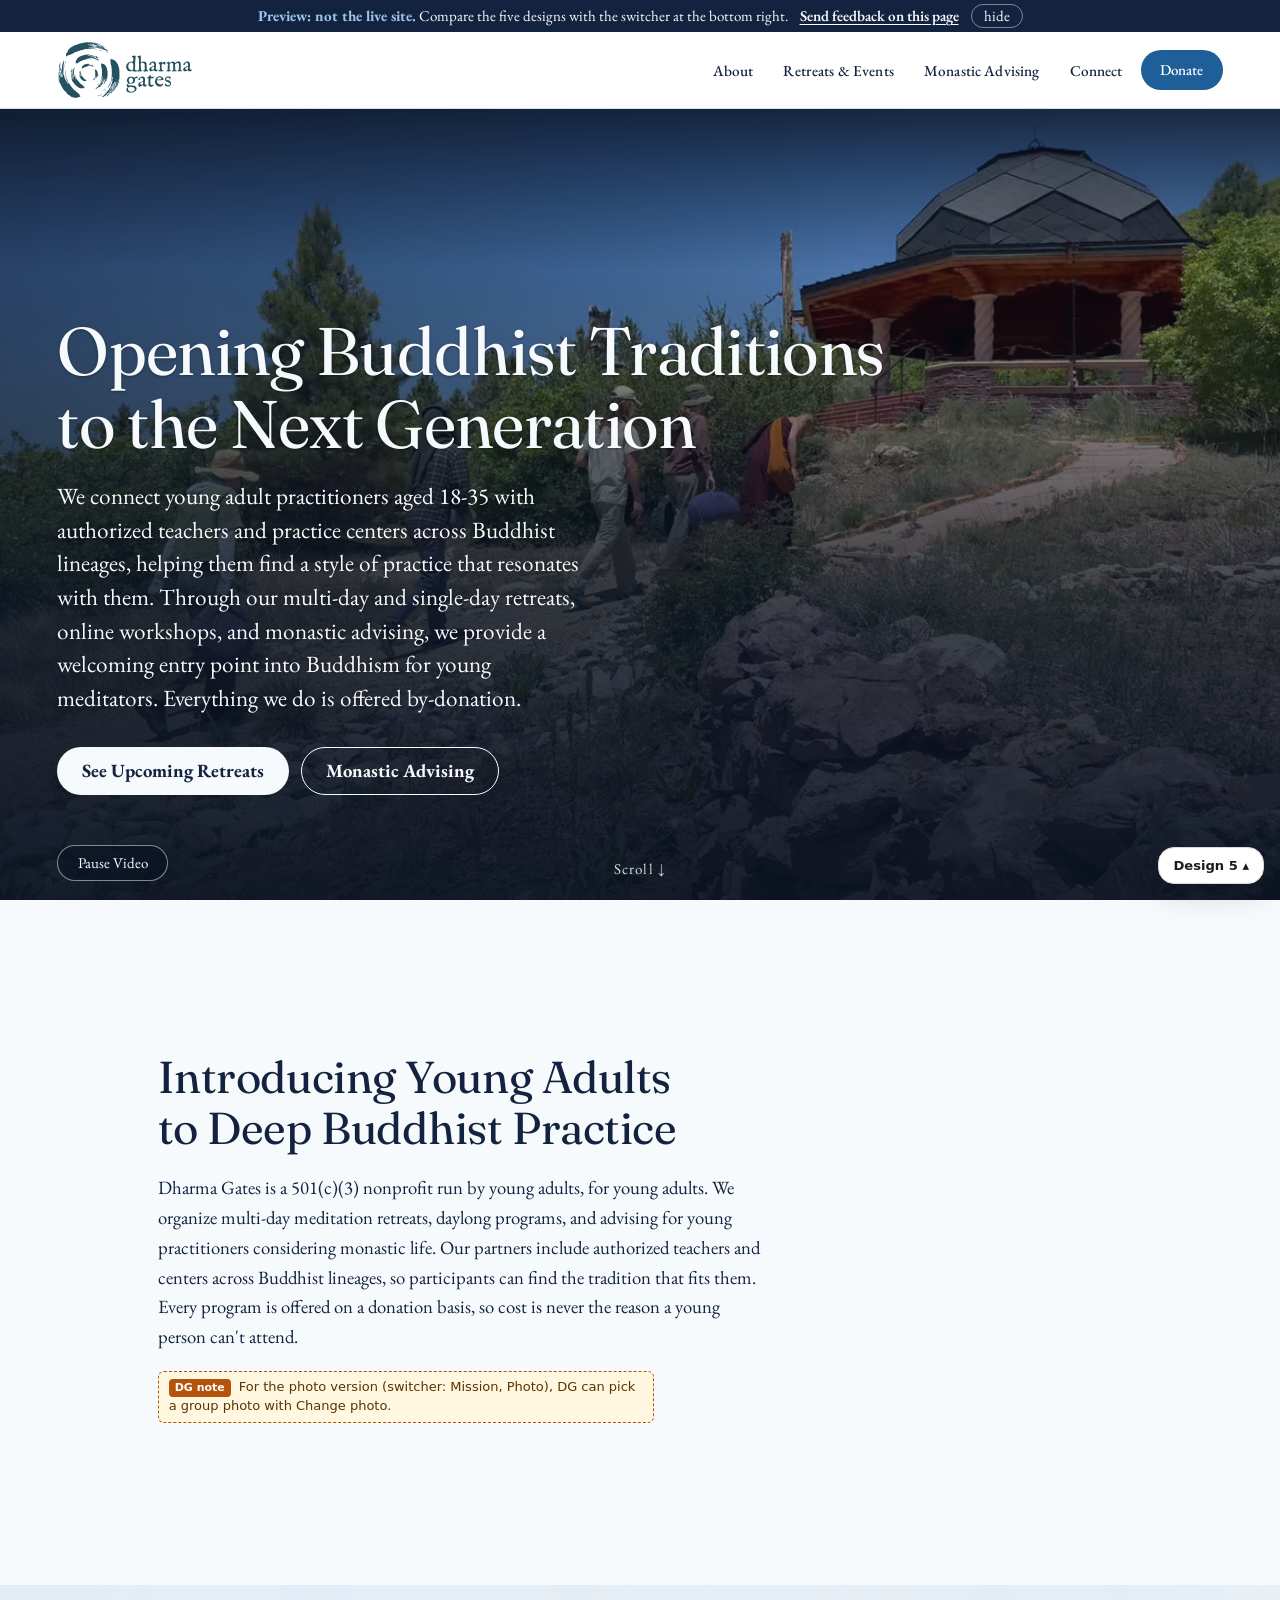
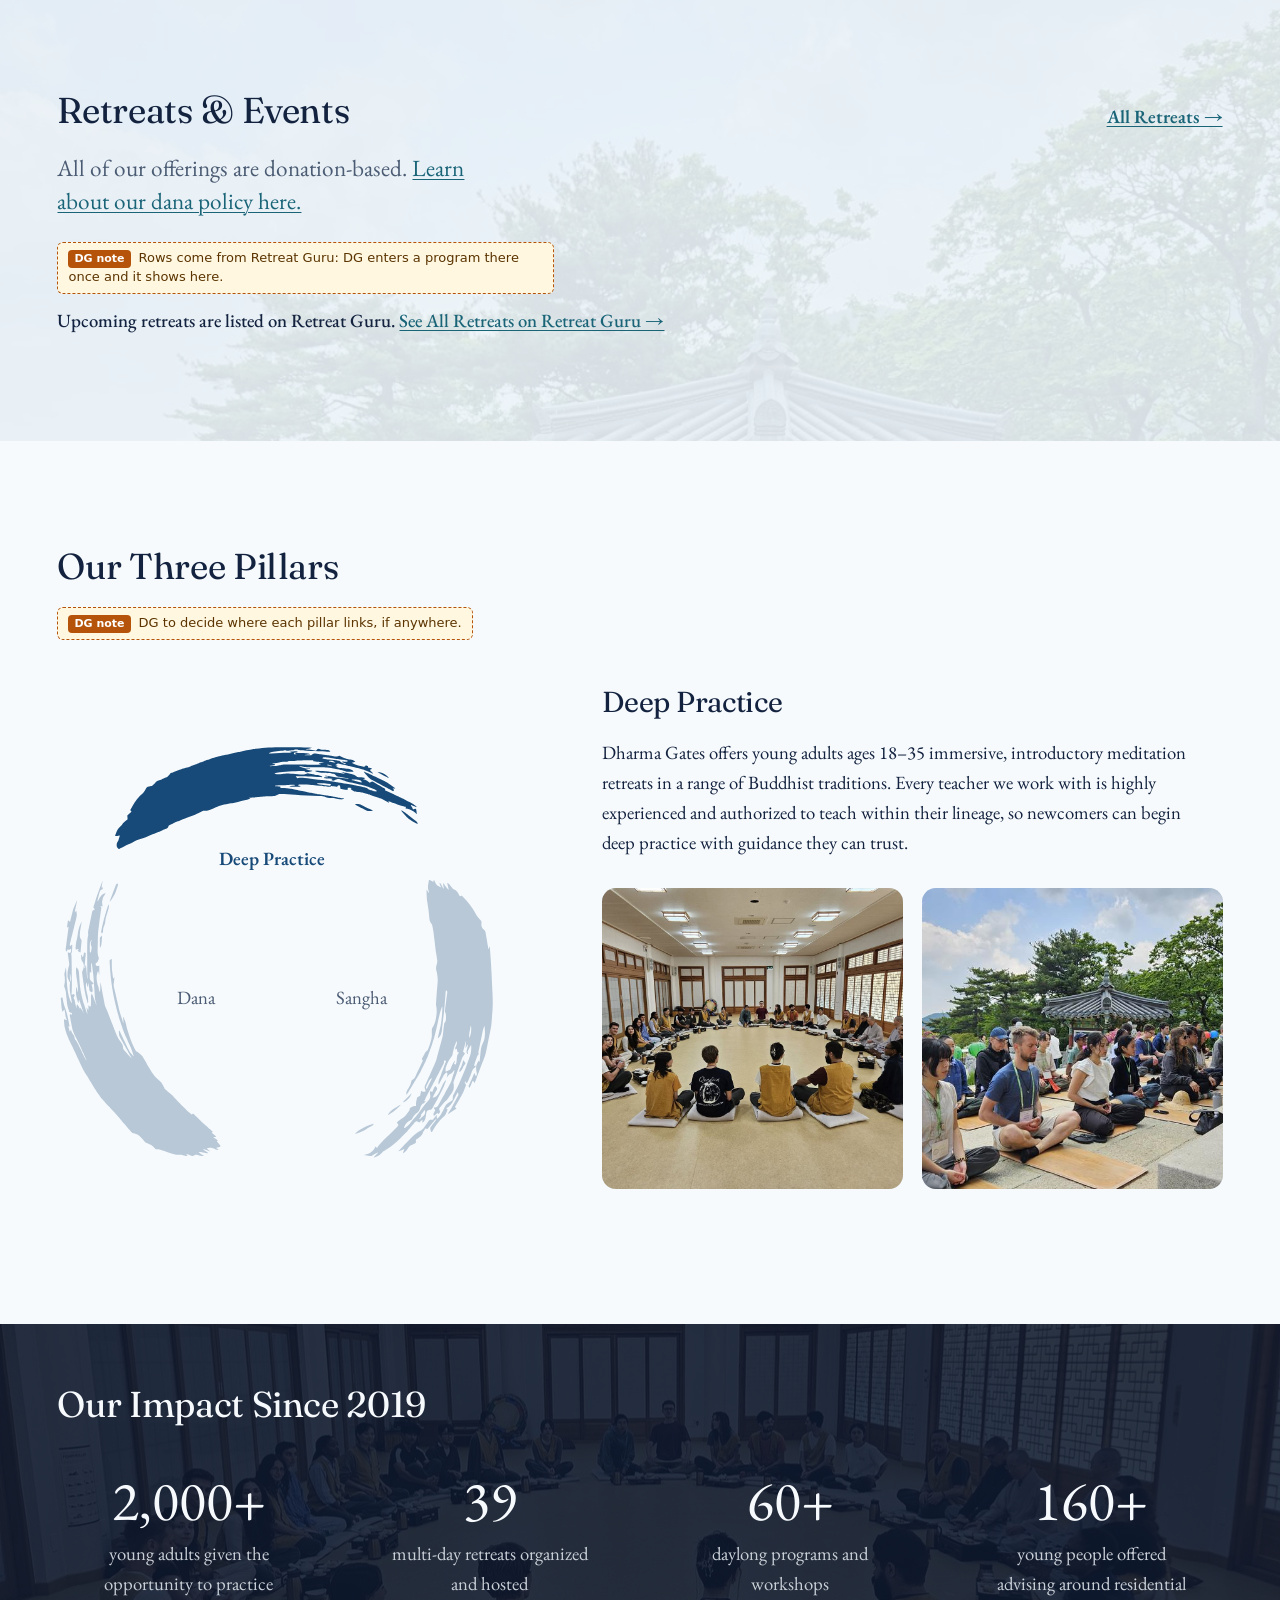
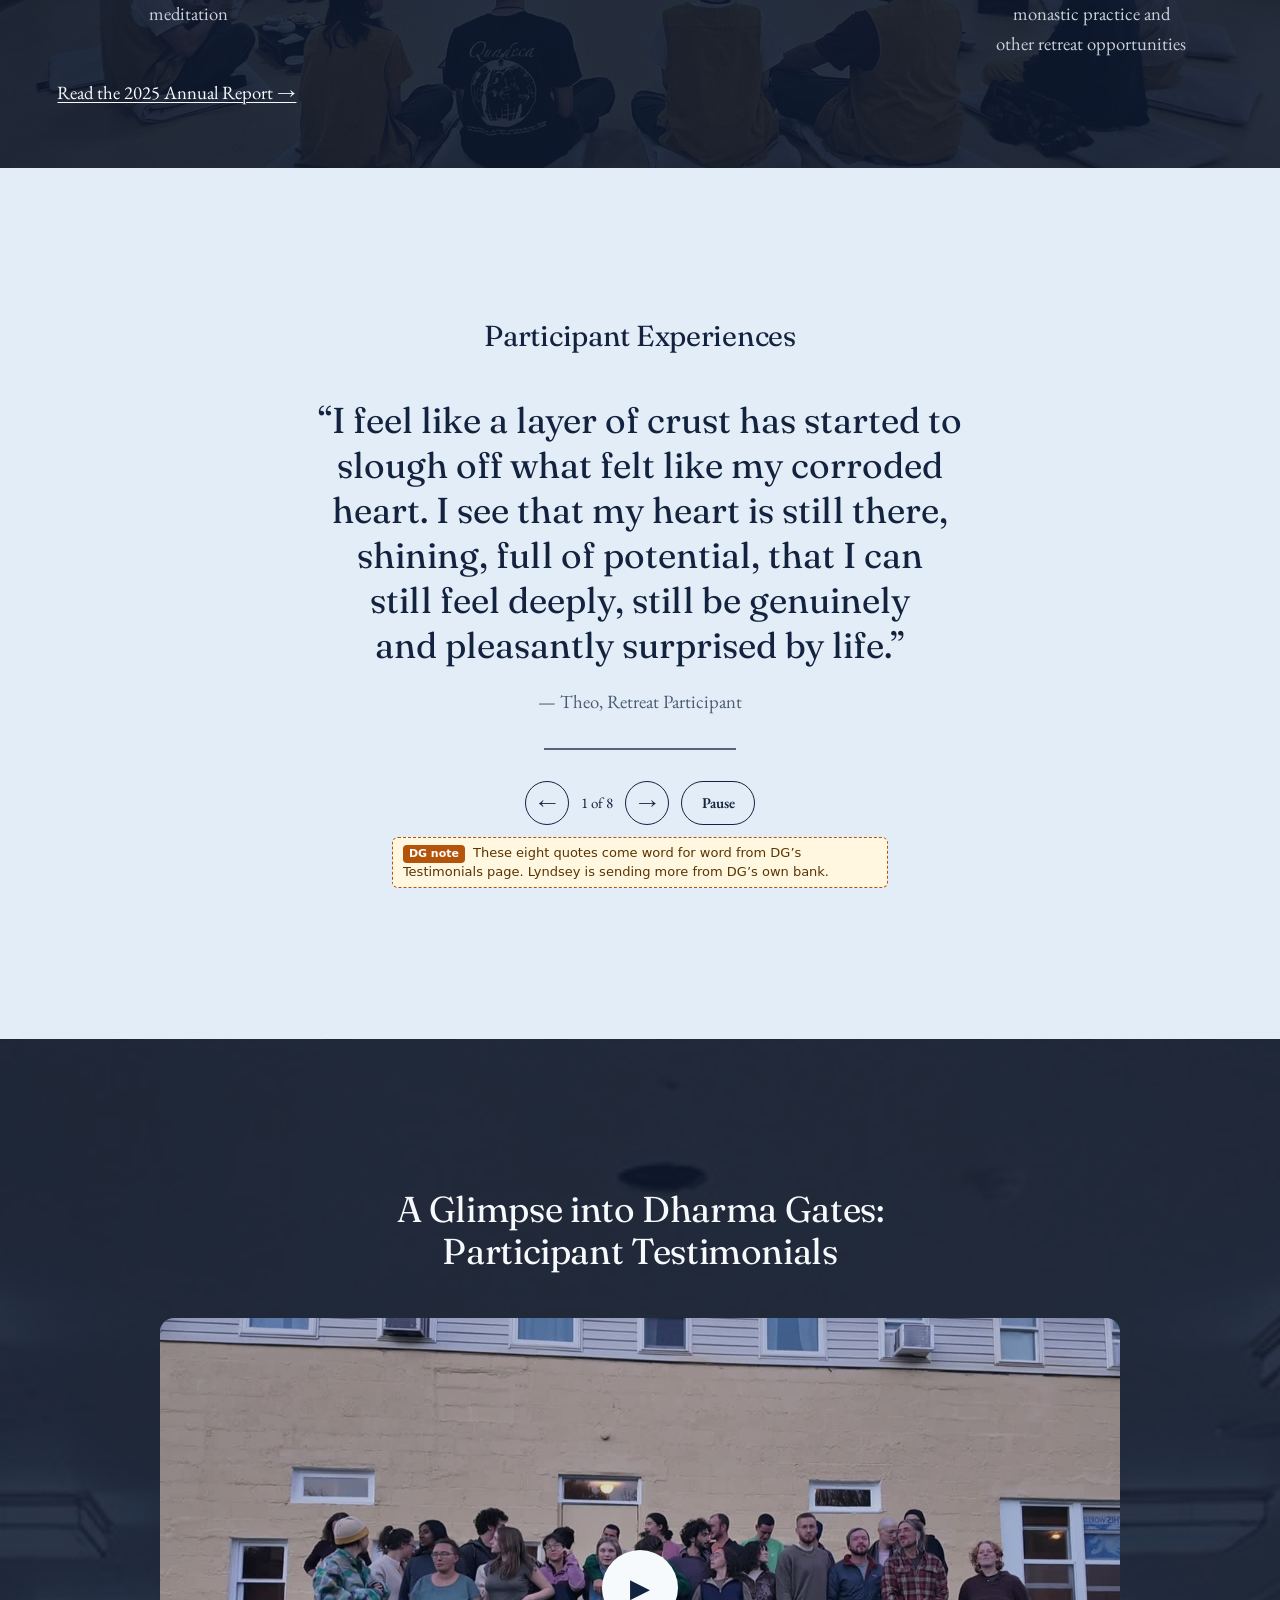
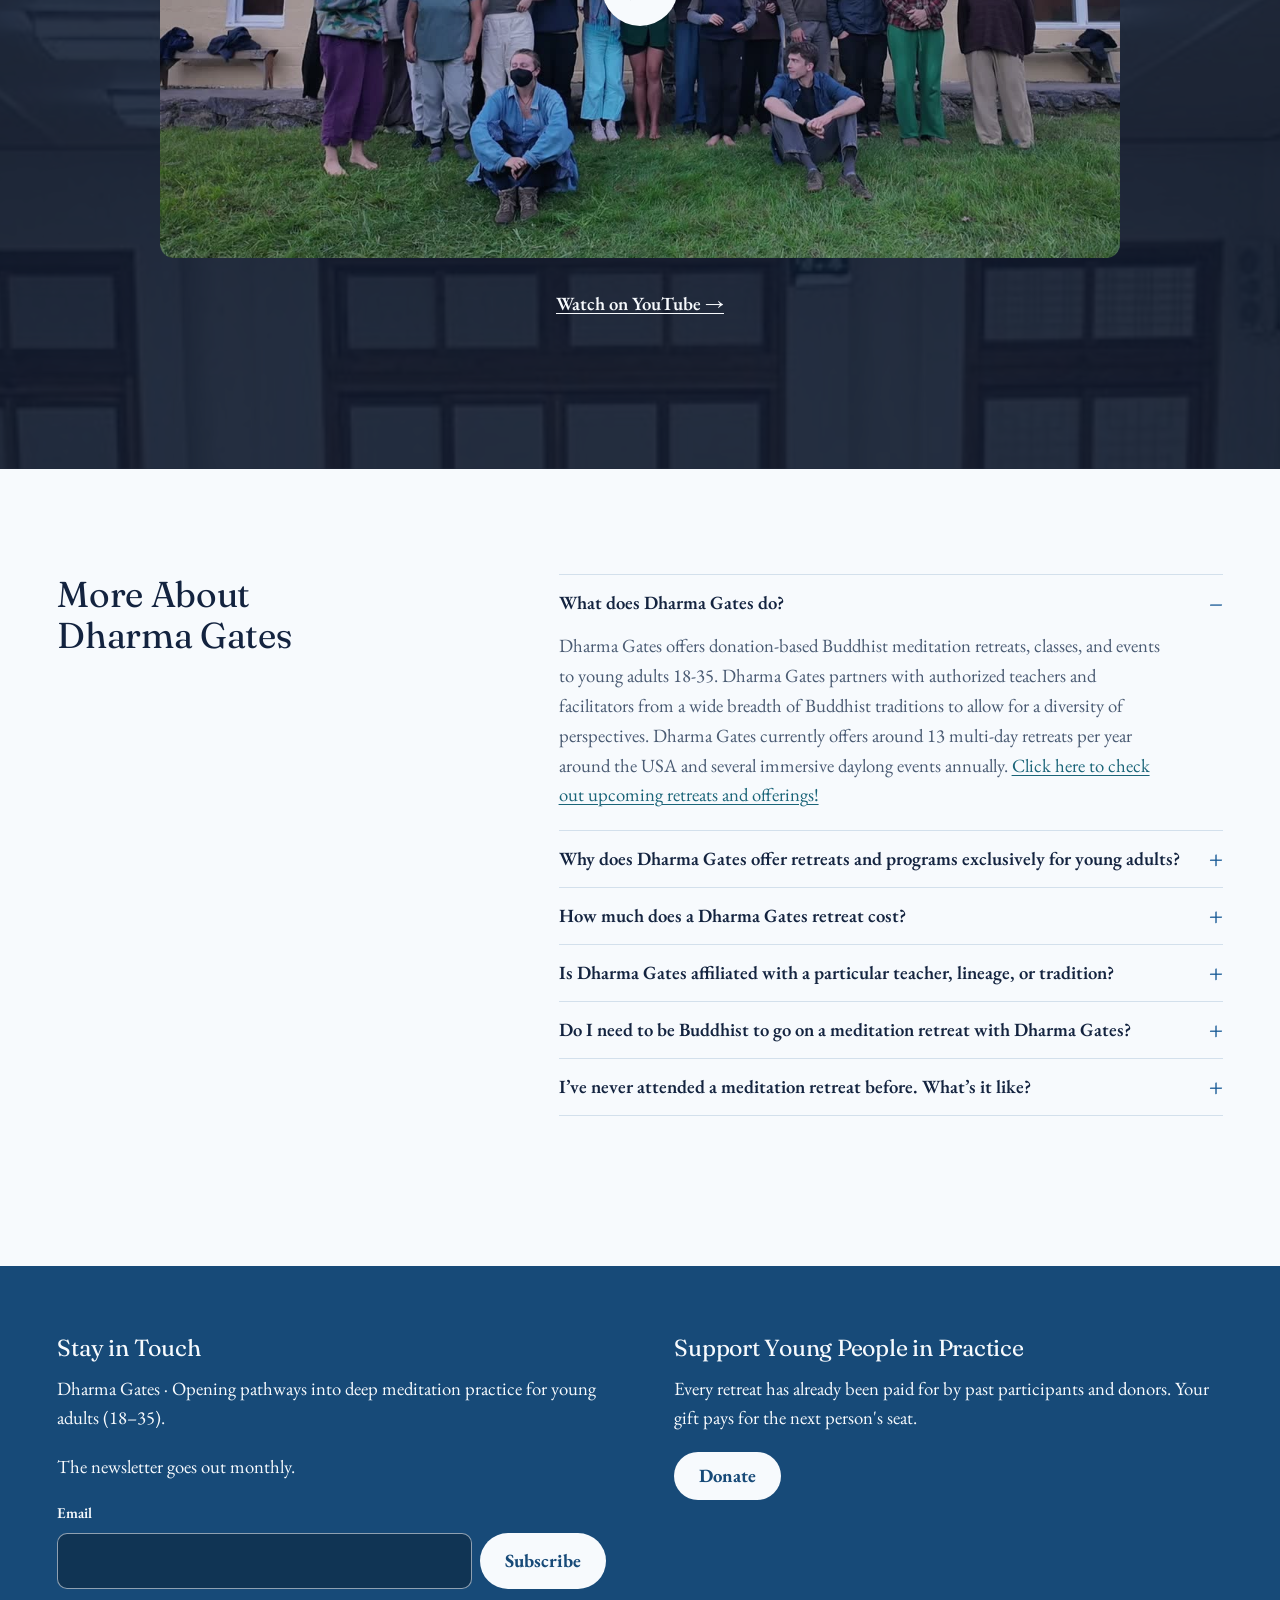
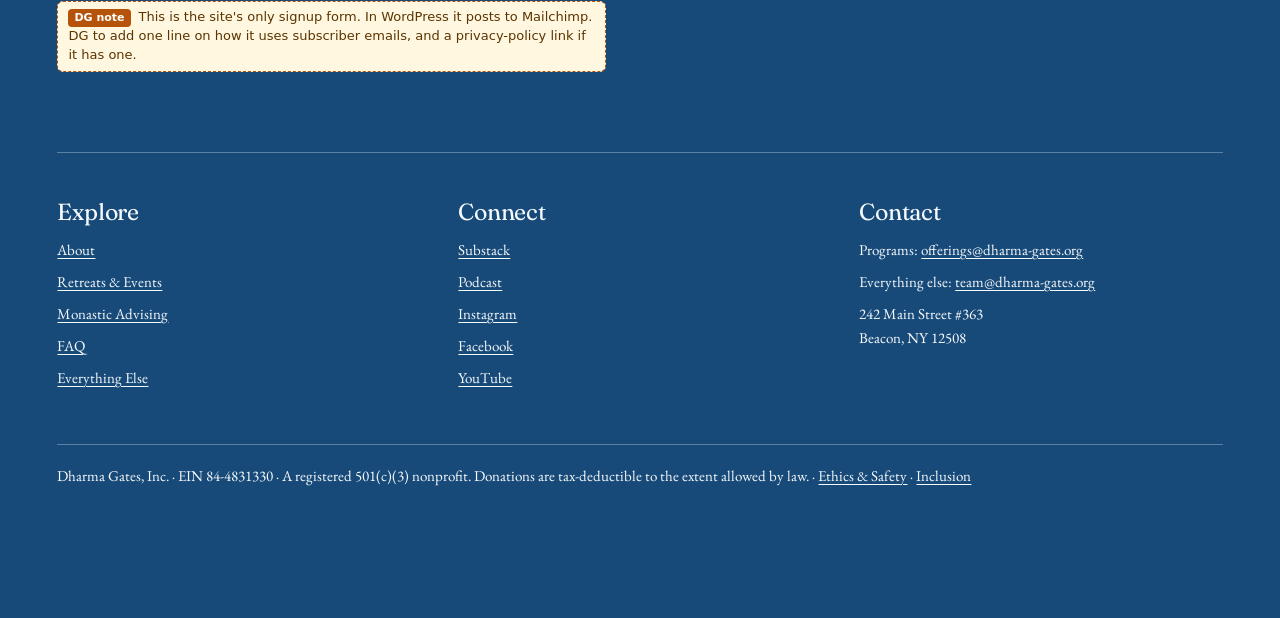
<file: index.html>
<!doctype html>
<html lang="en">
<head>
<meta charset="utf-8">
<meta name="viewport" content="width=device-width, initial-scale=1">
<meta name="robots" content="noindex, nofollow">
<meta name="dg-preview" content="1">
<title>Dharma Gates — Opening Buddhist Traditions to the Next Generation</title>
<meta name="description" content="Dharma Gates is a 501(c)(3) nonprofit dedicated to opening pathways into deep meditation training for young adults (18–35), offered on a donation basis.">
<link rel="preconnect" href="https://fonts.googleapis.com">
<link href="https://fonts.googleapis.com/css2?family=Fraunces:opsz,wght@9..144,400;9..144,500&family=Inter:wght@400;500;600&display=swap" rel="stylesheet">
<link data-my-edits="fonts" href="https://fonts.googleapis.com/css2?family=EB%20Garamond:wght@400;500;600;700;800&family=IM%20Fell%20English:wght@400&display=swap" rel="stylesheet">
<link rel="stylesheet" href="assets/site.css">
<!-- before the first paint: the design version, switcher states and the colors and fonts from "my edits", so nothing flashes -->
<script src="assets/boot.js"></script>
</head>
<body data-page="index.html" data-nav="a">
<main id="main">

<!-- HERO · full-bleed media with text on top + scroll cue (The Returning). It starts below the white top bar (with the
     switcher's see-through top bar, the header overlays it, transparent until the page scrolls). The still photo is the fallback; a muted ~5s loop from Lyndsey's fundraiser video fades in over it
     once the page has loaded (site.js). -->
<section class="hero bleed">
  <div data-photo-slot="home.hero" data-aspect-desktop="1440/868" data-aspect-phone="390/812" class="media">
    <picture>
      <source media="(max-width: 700px)" srcset="assets/img/forest-circle-portrait.jpg" width="720" height="1080">
      <img src="assets/img/forest-circle-1600.jpg" srcset="assets/img/forest-circle-1280.jpg 1280w, assets/img/forest-circle-1600.jpg 1600w, assets/img/forest-circle.jpg 1920w" sizes="100vw" width="1600" height="1200" fetchpriority="high" style="--focus: 45% 60%" alt="Retreat participants meditating in a circle in a forest clearing">
    </picture>
    <video class="hero-video" muted loop playsinline preload="none" aria-hidden="true" tabindex="-1"></video>
  </div>
  <div class="wrap">
    <h1 data-edit="home.hero.title">Opening Buddhist Traditions to the Next Generation</h1>
    <p data-edit="home.hero.lead" class="lead">We connect young adult practitioners aged 18-35 with authorized teachers and practice centers across Buddhist lineages, helping them find a style of practice that resonates with them. Through our multi-day and single-day retreats, online workshops, and monastic advising, we provide a welcoming entry point into Buddhism for young meditators. Everything we do is offered by-donation.</p>
    <div class="cta-row">
      <a data-edit="home.hero.button.1" class="btn" href="retreats.html">See Upcoming Retreats</a>
      <a data-edit="home.hero.button.2" class="btn ghost" href="monastic-advising.html">Monastic Advising</a>
    </div>
  </div>
  <div class="scroll-cue" aria-hidden="true">Scroll ↓</div>
  <button type="button" class="video-toggle">Pause Video</button>
</section>

<!-- MISSION · a text-only statement by default (R11); the switcher's Mission row shows the photo version -->
<section id="mission" class="mission band-calm" data-variant="text">
  <div class="wrap">
    <div class="mission-text">
      <h2 data-edit="home.mission.title">Introducing Young Adults to Deep Buddhist Practice</h2>
      <p data-edit="home.mission.body">Dharma Gates is a 501(c)(3) nonprofit run by young adults, for young adults. We organize multi-day meditation retreats, daylong programs, and advising for young practitioners considering monastic life. Our partners include authorized teachers and centers across Buddhist lineages, so participants can find the tradition that fits them. Every program is offered on a donation basis, so cost is never the reason a young person can't attend.</p>
      <p class="dg-note">For the photo version (switcher: Mission, Photo), DG can pick a group photo with Change photo.</p>
    </div>
    <figure data-photo-slot="home.mission" data-aspect-desktop="4/3" data-aspect-phone="4/3" class="mission-photo frame" style="--focus: 40% 30%"><img src="assets/img/gassho-closeup-1280.jpg" srcset="assets/img/gassho-closeup-640.jpg 640w, assets/img/gassho-closeup-1280.jpg 1280w, assets/img/gassho-closeup.jpg 1920w" sizes="(min-width: 1024px) 560px, 100vw" width="1280" height="960" loading="lazy" alt="A retreat participant smiling with palms joined, others kneeling on cushions behind"></figure>
  </div>
</section>

<!-- RETREATS · the next three programs, live from Retreat Guru (site.js) -->
<section data-photo-slot="home.upcoming.bg" data-aspect-desktop="1440/809" data-aspect-phone="15/46" data-photo-kind="background" id="upcoming" class="alt bg-garden">
  <div class="wrap">
    <div class="heading-row"><h2 data-edit="home.upcoming.title">Retreats &amp; Events</h2><a data-edit="home.upcoming.link" class="more-link" href="retreats.html">All Retreats →</a></div>
    <p class="lead"><span data-edit="home.upcoming.lead.1">All of our offerings are donation-based.</span> <a data-edit="home.upcoming.lead.2" href="about.html#dana">Learn about our dana policy here.</a></p>
    <p class="dg-note">Rows come from Retreat Guru: DG enters a program there once and it shows here.</p>
    <ol class="rg-rows" data-rg-rows data-rg-limit="3" aria-busy="true"><li class="rg-loading">Loading upcoming retreats…</li></ol>
    <noscript><p class="rg-fallback">Upcoming retreats are listed on Retreat Guru. <a href="https://dharma-gates.secure.retreat.guru/programs/" rel="noopener">See All Retreats on Retreat Guru →</a></p></noscript>
  </div>
</section>

<!-- PILLARS · Deep Practice, Sangha, Dana (R13; round 3): DG's three-stroke brushstroke circle, one stroke per pillar at
     12, 4 and 8 o'clock (the switcher's Pillar wheel setting picks which goes where). The names are the tab buttons; each
     stroke acts as its name's button (site.js). Without scripts the three show side by side. -->
<section id="pillars">
  <div class="wrap">
    <h2 data-edit="home.pillars.title">Our Three Pillars</h2>
    <p class="dg-note">DG to decide where each pillar links, if anywhere.</p>
    <div class="pillars" data-pillars>
      <div class="pillar-nav">
        <svg class="pillar-wheel" viewBox="0 0 966 918" aria-hidden="true" focusable="false">
          <defs><mask id="pw-ink" maskUnits="userSpaceOnUse" x="0" y="0" width="966" height="918" style="mask-type: alpha"><image href="assets/img/brand/pillars-brushstroke.svg" width="966" height="918"/></mask><clipPath id="pw-clip-top"><path d="M483 459L-152.7 121.0A720 720 0 0 1 1076.4 51.2Z"/></clipPath><clipPath id="pw-clip-right"><path d="M483 459L1076.4 51.2A720 720 0 0 1 533.2 1177.2Z"/></clipPath><clipPath id="pw-clip-left"><path d="M483 459L533.2 1177.2A720 720 0 0 1 -152.7 121.0Z"/></clipPath></defs>
          <g class="pw-sector" data-sector="top" data-for="pillar-tab-practice"><rect class="pw-ink" width="966" height="918" mask="url(#pw-ink)" clip-path="url(#pw-clip-top)"/><path class="hit" d="M6.2 205.5A540 540 0 0 1 928.0 153.1L722.0 294.7A290 290 0 0 0 226.9 322.9Z"/></g>
          <g class="pw-sector" data-sector="right" data-for="pillar-tab-sangha"><rect class="pw-ink" width="966" height="918" mask="url(#pw-ink)" clip-path="url(#pw-clip-right)"/><path class="hit" d="M928.0 153.1A540 540 0 0 1 520.7 997.7L503.2 748.3A290 290 0 0 0 722.0 294.7Z"/></g>
          <g class="pw-sector" data-sector="left" data-for="pillar-tab-dana"><rect class="pw-ink" width="966" height="918" mask="url(#pw-ink)" clip-path="url(#pw-clip-left)"/><path class="hit" d="M520.7 997.7A540 540 0 0 1 6.2 205.5L226.9 322.9A290 290 0 0 0 503.2 748.3Z"/></g>
        </svg>
        <div class="pillar-tabs" role="tablist" aria-label="Our three pillars">
          <button data-edit="home.pillars.1.name" type="button" class="pillar-name" role="tab" id="pillar-tab-practice" aria-controls="pillar-practice" aria-selected="true" data-pos="top">Deep Practice</button>
          <button data-edit="home.pillars.2.name" type="button" class="pillar-name" role="tab" id="pillar-tab-sangha" aria-controls="pillar-sangha" aria-selected="false" tabindex="-1" data-pos="right">Sangha</button>
          <button data-edit="home.pillars.3.name" type="button" class="pillar-name" role="tab" id="pillar-tab-dana" aria-controls="pillar-dana" aria-selected="false" tabindex="-1" data-pos="left">Dana</button>
        </div>
      </div>
      <div class="pillar-panels">
        <div class="pillar-panel is-shown" role="tabpanel" id="pillar-practice" aria-labelledby="pillar-tab-practice" tabindex="0">
          <h3 data-edit="home.pillars.1.title">Deep Practice</h3>
          <p data-edit="home.pillars.1.body">Dharma Gates offers young adults ages 18–35 immersive, introductory meditation retreats in a range of Buddhist traditions. Every teacher we work with is highly experienced and authorized to teach within their lineage, so newcomers can begin deep practice with guidance they can trust.</p>
          <div class="pillar-photos">
            <figure data-photo-slot="home.pillars.1.photo.1" data-aspect-desktop="1/1" data-aspect-phone="1/1" class="frame" style="--focus: 50% 55%"><img src="assets/img/circle-hall-640.jpg" srcset="assets/img/circle-hall-640.jpg 640w, assets/img/circle-hall-1280.jpg 1280w" sizes="(min-width: 1024px) 330px, 50vw" width="640" height="480" loading="lazy" alt="Retreat participants seated in a circle on cushions in a meditation hall"></figure>
            <figure data-photo-slot="home.pillars.1.photo.2" data-aspect-desktop="1/1" data-aspect-phone="1/1" class="frame" style="--focus: 50% 55%"><img src="assets/img/sitting-temple-garden-640.jpg" srcset="assets/img/sitting-temple-garden-640.jpg 640w, assets/img/sitting-temple-garden-1280.jpg 1280w" sizes="(min-width: 1024px) 330px, 50vw" width="640" height="480" loading="lazy" alt="Rows of young adults meditating outdoors on mats in a temple garden"></figure>
          </div>
        </div>
        <div class="pillar-panel" role="tabpanel" id="pillar-sangha" aria-labelledby="pillar-tab-sangha" tabindex="0">
          <h3 data-edit="home.pillars.2.title">Sangha</h3>
          <p data-edit="home.pillars.2.body">Sangha is the Buddhist word for a community of practitioners. The Buddha taught that good friends, companions, and associates are the whole of the spiritual life, and Dharma Gates builds young adult sangha with that teaching in mind. Between in-person retreats, we host retreat reunion calls, single-day events, informal meetups, and a community WhatsApp group so that practitioners stay connected.</p>
          <div class="pillar-photos">
            <figure data-photo-slot="home.pillars.2.photo.1" data-aspect-desktop="1/1" data-aspect-phone="1/1" class="frame" style="--focus: 50% 52%"><img src="assets/img/porch-table-640.jpg" srcset="assets/img/porch-table-640.jpg 480w, assets/img/porch-table-1280.jpg 960w" sizes="(min-width: 1024px) 330px, 50vw" width="480" height="640" loading="lazy" alt="Retreat participants smiling around a long table on a covered porch"></figure>
            <figure data-photo-slot="home.pillars.2.photo.2" data-aspect-desktop="1/1" data-aspect-phone="1/1" class="frame" style="--focus: 50% 28%"><img src="assets/img/three-sitters-lawn-640.jpg" srcset="assets/img/three-sitters-lawn-640.jpg 640w, assets/img/three-sitters-lawn-1280.jpg 1280w" sizes="(min-width: 1024px) 330px, 50vw" width="640" height="480" loading="lazy" alt="Three young practitioners in Zen T-shirts sitting cross-legged on a lawn, smiling"></figure>
          </div>
        </div>
        <div class="pillar-panel" role="tabpanel" id="pillar-dana" aria-labelledby="pillar-tab-dana" tabindex="0">
          <h3 data-edit="home.pillars.3.title">Dana</h3>
          <p data-edit="home.pillars.3.body">Dana is the Pali word for generosity. Dharma Gates offers every retreat and event on a dana basis, with no required fee, so that young adults can attend regardless of income.</p>
          <div class="pillar-photos">
            <figure data-photo-slot="home.pillars.3.photo.1" data-aspect-desktop="1/1" data-aspect-phone="1/1" class="frame" style="--focus: 50% 47%"><img src="assets/img/group-hillside-640.jpg" srcset="assets/img/group-hillside-640.jpg 640w, assets/img/group-hillside-1280.jpg 1280w" sizes="(min-width: 1024px) 330px, 50vw" width="640" height="480" loading="lazy" alt="A group of retreat participants and a monk gathered on a green hillside"></figure>
            <figure data-photo-slot="home.pillars.3.photo.2" data-aspect-desktop="1/1" data-aspect-phone="1/1" class="frame" style="--focus: 50% 55%"><img src="assets/img/group-hall-monastics-640.jpg" srcset="assets/img/group-hall-monastics-640.jpg 640w, assets/img/group-hall-monastics-1280.jpg 1280w" sizes="(min-width: 1024px) 330px, 50vw" width="640" height="480" loading="lazy" alt="Retreat participants with palms joined beside monastic teachers in a meditation hall"></figure>
          </div>
        </div>
      </div>
    </div>
  </div>
</section>

<!-- IMPACT · a dark textured strip; the real numbers are in the HTML and count up on scroll (site.js) -->
<section data-photo-slot="home.impact.bg" data-aspect-desktop="1440/461" data-aspect-phone="65/96" data-photo-kind="background" id="impact" class="dark bg-forest band-compact">
  <div class="wrap">
    <h2 data-edit="home.impact.title">Our Impact Since 2019</h2>
    <div class="stats">
      <div class="stat"><b data-edit="home.impact.1.number" data-count>2,000+</b><span data-edit="home.impact.1.label">young adults given the opportunity to practice meditation</span></div>
      <div class="stat"><b data-edit="home.impact.2.number" data-count>39</b><span data-edit="home.impact.2.label">multi-day retreats organized and hosted</span></div>
      <div class="stat"><b data-edit="home.impact.3.number" data-count>60+</b><span data-edit="home.impact.3.label">daylong programs and workshops</span></div>
      <div class="stat"><b data-edit="home.impact.4.number" data-count>160+</b><span data-edit="home.impact.4.label">young people offered advising around residential monastic practice and other retreat opportunities</span></div>
    </div>
    <p class="stats-links"><a data-edit="home.impact.link.1" href="https://drive.google.com/file/d/1kafeKZ0UKrEHHXqKRH3snNZaPnFQyqST/view?usp=sharing" rel="noopener">Read the 2025 Annual Report →</a><a data-edit="home.impact.link.2" href="impact.html" data-impact-only>See Our Impact →</a></p>
  </div>
</section>

<!-- PARTICIPANT EXPERIENCES · one quote at a time on a solid band, crossfading; each stays 5–15 s by length (R5, site.js) -->
<section id="stories" class="alt band-calm stories">
  <div class="wrap">
    <h2 data-edit="home.stories.title">Participant Experiences</h2>
    <div data-placement="home" class="carousel" data-carousel role="region" aria-roledescription="carousel" aria-label="Participant experiences">
      <div class="track" aria-live="polite">
        <figure class="slide on"><blockquote><p>“I feel like a layer of crust has started to slough off what felt like my corroded heart. I see that my heart is still there, shining, full of potential, that I can still feel deeply, still be genuinely and pleasantly surprised by life.”</p></blockquote><figcaption>— Theo, Retreat Participant</figcaption></figure>
        <figure class="slide"><blockquote><p>“In the most cliché phrase - it changed my life, but maybe not even that. It brought me home to who I've always been &amp; who I will always be. This retreat brought me home.“</p></blockquote><figcaption>— Michaela, Retreat Participant</figcaption></figure>
        <figure class="slide"><blockquote><p>“This retreat reminded me of the beauty and awe of life and the effectiveness of dharma practice as a tool to understand that.”</p></blockquote><figcaption>— Nate, Retreat Participant</figcaption></figure>
        <figure class="slide"><blockquote><p>“I didn't have an actual baseline understanding of what it meant to meditate, not truly. This retreat has really helped to bolster a sense of deep understanding. There is great value in deep meditation practice.”</p></blockquote><figcaption>— Valerie, Retreat Participant</figcaption></figure>
        <figure class="slide"><blockquote><p>“My first meditation retreat experience in community with other young people - I found it refreshing, inspiring, invigorating and hopeful.”</p></blockquote><figcaption>— David, Retreat Participant</figcaption></figure>
        <figure class="slide"><blockquote><p>“Truly magical. Historically, I have practiced meditation solo, I never knew how powerful it could be to sit with a community and how close I could feel with others through silence.”</p></blockquote><figcaption>— Toni, Retreat Participant</figcaption></figure>
        <figure class="slide"><blockquote><p>“I feel very grateful to have recieved this opportunity that would not have been accessible for me if there were a cost. I can and am honored to take the lessons I received and now go out and share them with those I serve.”</p></blockquote><figcaption>— Rebecca, Retreat Participant</figcaption></figure>
        <figure class="slide"><blockquote><p>I never even thought about retreats before this because of how expensive they were. This changed my life, and will continue to change it.”</p></blockquote><figcaption>— Taia, Retreat Participant</figcaption></figure>
      </div>
      <div class="progress" aria-hidden="true"><span></span></div>
      <div class="ctrls"><button type="button" data-prev aria-label="Previous quote">←</button><span data-counter>1 of 8</span><button type="button" data-next aria-label="Next quote">→</button></div>
    </div>
    <p class="dg-note">These eight quotes come word for word from DG’s Testimonials page. Lyndsey is sending more from DG’s own bank.</p>
  </div>
</section>

<!-- WATCH · the full video from DG's YouTube channel (2026-10-21). Nothing loads from YouTube until play is pressed;
     then site.js swaps the poster for the youtube-nocookie.com player. The .MOV never goes on the site. -->
<section data-photo-slot="home.watch.bg" data-aspect-desktop="1440/1244" data-aspect-phone="390/706" data-photo-kind="background" id="watch" class="dark bg-hall band-calm watch">
  <div class="wrap">
    <h2 data-edit="home.watch.title">A Glimpse into Dharma Gates: Participant Testimonials</h2>
    <div data-photo-slot="home.watch.poster" data-aspect-desktop="16/9" data-aspect-phone="87/49" class="video-slot" data-youtube-id="c-C923ScoNA" data-title="A Glimpse into Dharma Gates: How Young People Feel About Our Retreats">
      <img src="assets/video/fundraiser-poster.jpg" width="1280" height="720" loading="lazy" alt="Retreat participants gathered for a group photo on a lawn">
      <button type="button" class="play" aria-label="Play the video: A Glimpse into Dharma Gates">▶</button>
    </div>
    <p><a data-edit="home.watch.link" class="more-link" href="https://www.youtube.com/watch?v=c-C923ScoNA" rel="noopener">Watch on YouTube →</a></p>
  </div>
</section>

<!-- FAQ · DG's six questions, word for word from dharma-gates.org/faq (2026-10-23) -->
<section id="faq" class="faq">
  <div class="wrap">
    <div class="faq-head"><h2 data-edit="home.faq.title">More About Dharma Gates</h2></div>
    <div class="faq-list">
      <details open>
        <summary data-edit="home.faq.1.q">What does Dharma Gates do?</summary>
        <p><span data-edit="home.faq.1.a.1">Dharma Gates offers donation-based Buddhist meditation retreats, classes, and events to young adults 18-35. Dharma Gates partners with authorized teachers and facilitators from a wide breadth of Buddhist traditions to allow for a diversity of perspectives. Dharma Gates currently offers around 13 multi-day retreats per year around the USA and several immersive daylong events annually.</span> <a data-edit="home.faq.1.a.2" href="retreats.html">Click here to check out upcoming retreats and offerings!</a></p>
      </details>
      <details>
        <summary data-edit="home.faq.2.q">Why does Dharma Gates offer retreats and programs exclusively for young adults?</summary>
        <p data-edit="home.faq.2.a">Dharma Gates believes in creating the most welcoming environment possible to invite young adults into deep practice. That means designing spaces where young people can practice among peers who share similar life questions and concerns as them.</p>
      </details>
      <details>
        <summary data-edit="home.faq.3.q">How much does a Dharma Gates retreat cost?</summary>
        <p><span data-edit="home.faq.3.a.1">All meditation retreats run by Dharma Gates are entirely donation-based, with no required fee. The mission of Dharma Gates is to create financially-accessible, high quality meditation offerings for young adults 18-35. All retreats and programs by Dharma Gates are offered by</span> <em data-edit="home.faq.3.a.2">dana</em><span data-edit="home.faq.3.a.3">, which is a Pali word for generosity. For more information about our dana-culture,</span> <a data-edit="home.faq.3.a.4" href="about.html#dana">click here.</a></p>
      </details>
      <details>
        <summary data-edit="home.faq.4.q">Is Dharma Gates affiliated with a particular teacher, lineage, or tradition?</summary>
        <p data-edit="home.faq.4.a">No, Dharma Gates is a Buddhist organization, but is not affiliated with one particular teacher, lineage, or specific Buddhist tradition. The Advisory Board of Dharma Gates is comprised of teachers from a number of different branches of Buddhism, and meditation retreats are offered within a variety of Buddhist styles and lineages to allow our participants to discover what works best for them.</p>
      </details>
      <details>
        <summary data-edit="home.faq.5.q">Do I need to be Buddhist to go on a meditation retreat with Dharma Gates?</summary>
        <p data-edit="home.faq.5.a">Absolutely not! Although all Dharma Gates retreats are run by Buddhist teachers, participants do not need to identify as Buddhist to attend retreat. Dharma Gates welcomes young adult practitioners from all backgrounds and walks of life.</p>
      </details>
      <details>
        <summary data-edit="home.faq.6.q">I’ve never attended a meditation retreat before. What’s it like?</summary>
        <p data-edit="home.faq.6.a">Every retreat Dharma Gates offers is unique, and varies depending on the teacher, their tradition, and the intention of that particular program. But here are common threads between all Dharma Gates meditation retreats that one can expect to experience:</p>
        <ul>
          <li data-edit="home.faq.6.item.1">A warm and friendly peer-led environment. Dharma Gates retreat managers are fellow young adult practitioners who are experienced in facilitation and are there to help you feel safe and comfortable.</li>
          <li data-edit="home.faq.6.item.2">A schedule to follow that includes elements like meditation periods, talks given by the teacher, meal times, cleaning periods, and break times. Schedules are posted around the venue so you know where to be, and when.</li>
          <li data-edit="home.faq.6.item.3">Full-time silence or partial silence. Many Dharma Gates retreats are held in “noble silence”, which means participants do not speak unless they’re prompted to by the teacher in a Q&amp;A or 1-on-1 interview, or when it’s necessary to accomplish a task (i.e. asking for instructions when helping in the kitchen). This supports participants to go deeper into practice, and allows them to be free of some of the relational conventions and distractions of everyday life.</li>
          <li data-edit="home.faq.6.item.4">Taking a break from tech use. Retreat managers invite participants to hand in their phones at the beginning of retreats. Phones, laptops, and other connective devices are not allowed to be used during retreat times. Retreat managers will have phone access throughout retreats in case of emergencies, and emergency contact numbers will be provided so that participants can give them to loved ones.</li>
          <li data-edit="home.faq.6.item.5">Lots of meditating! Depending on the type of retreat, participants will be in meditation anywhere between three and eight hours per day. Often meditation is seated, but sometimes teachers instruct participants in walking meditation, standing meditation, or laying down meditation. Chairs and meditation props may be used for support with seated practice.</li>
          <li data-edit="home.faq.6.item.6">Delicious vegan meals. Dharma Gates works with cooks who nourish retreat participants with freshly-made plant-based meals, with a focus on local and organic ingredients. Retreat cooks are able to accommodate most dietary allergies with enough advance notice.</li>
          <li><span data-edit="home.faq.6.item.7.1">Leaving feeling more at peace within your own mind, more loving toward others and the world around you, and more attuned to your environment. These aren’t lofty aspirations, they’re just what usually</span> <em data-edit="home.faq.6.item.7.2">happens</em><span data-edit="home.faq.6.item.7.3">! Retreat offers us a wonderful opportunity to transform our relationship to life.</span></li>
        </ul>
      </details>
    </div>
  </div>
</section>

</main>
<script src="assets/site.js"></script>
</body>
</html>
</file>
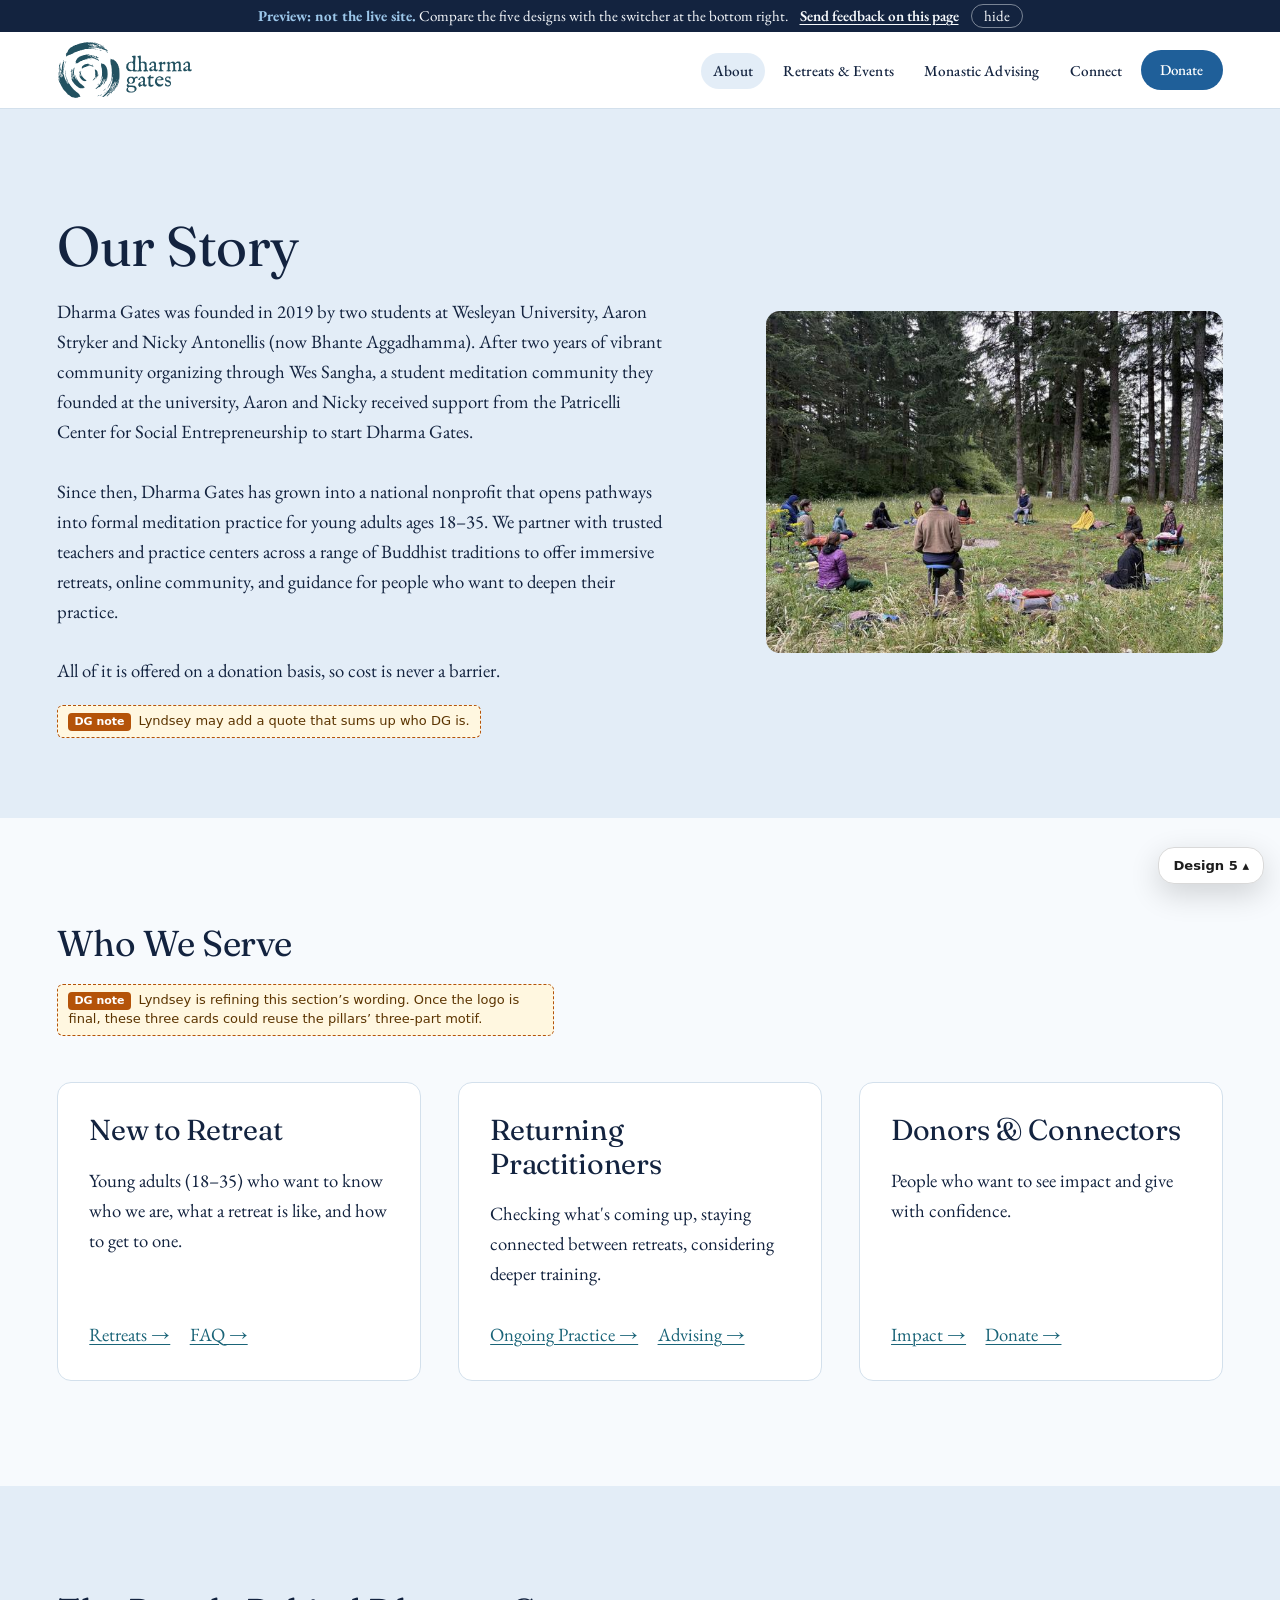
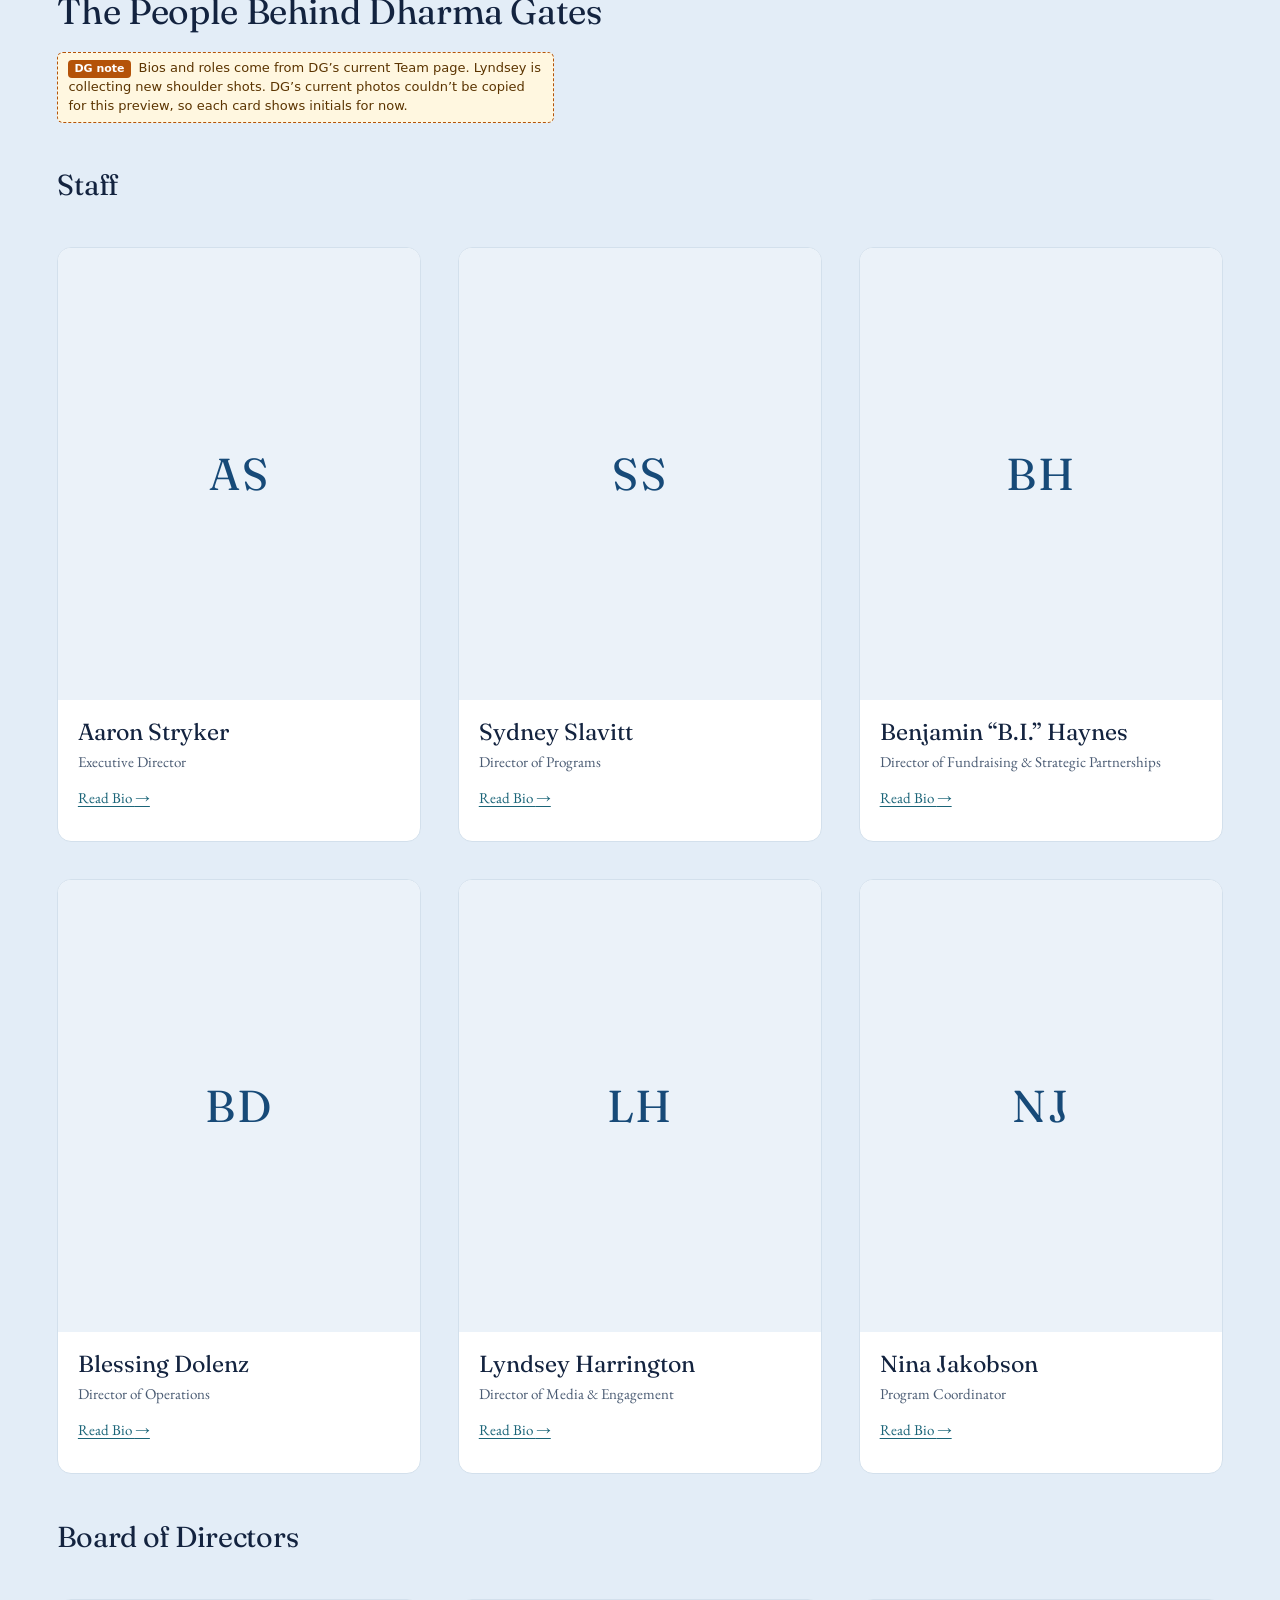
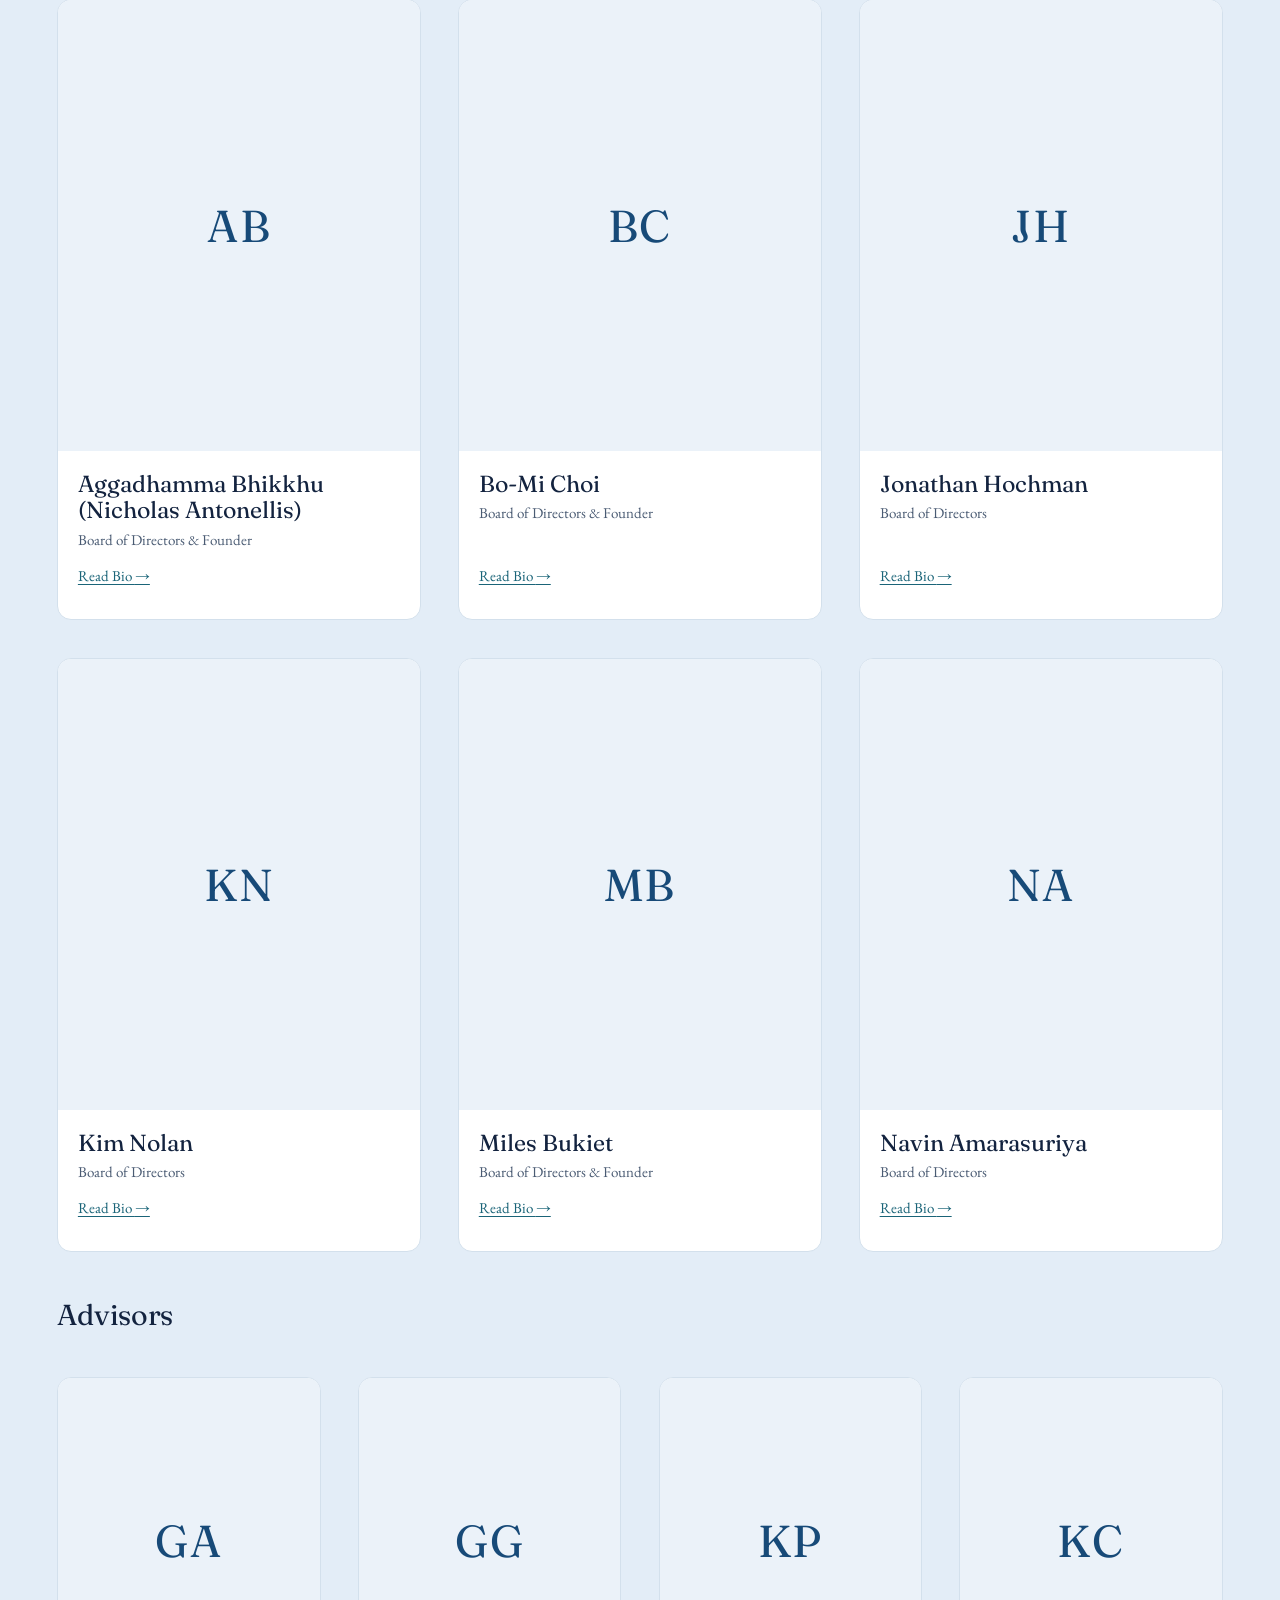
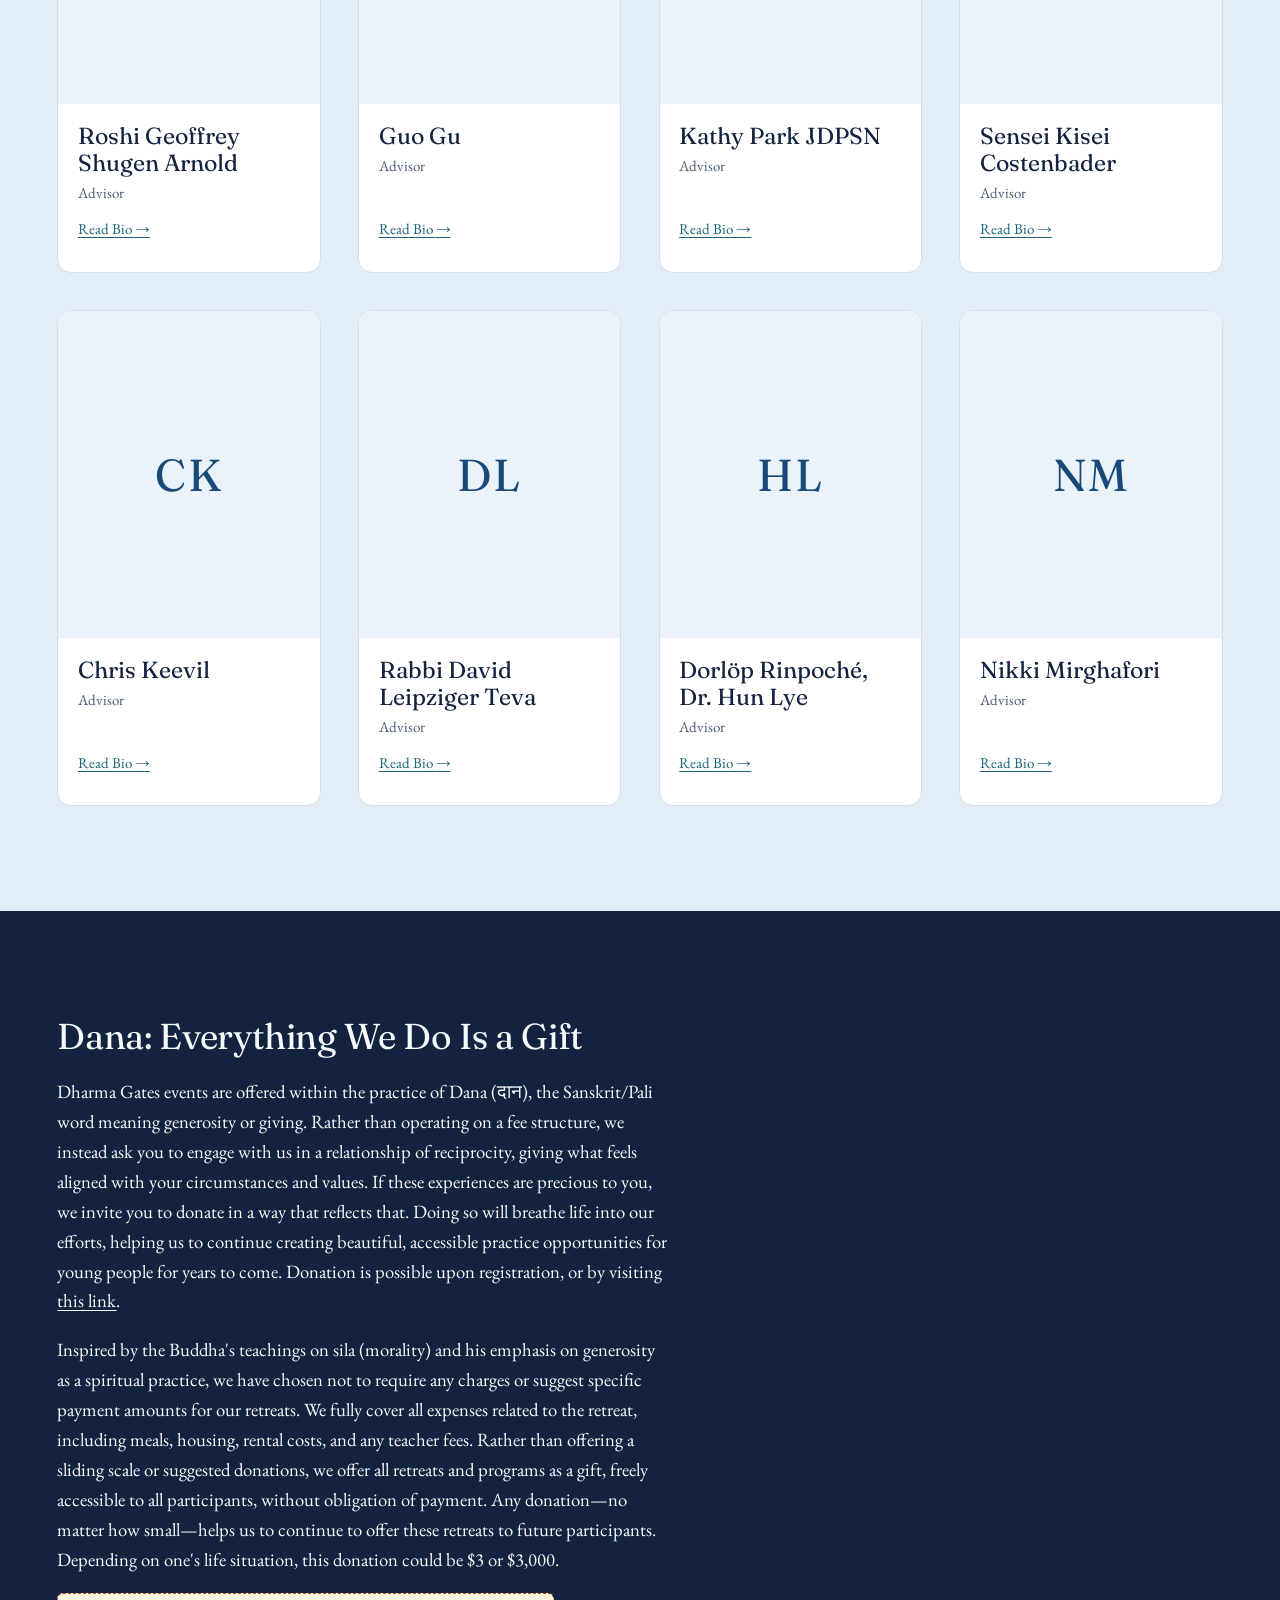
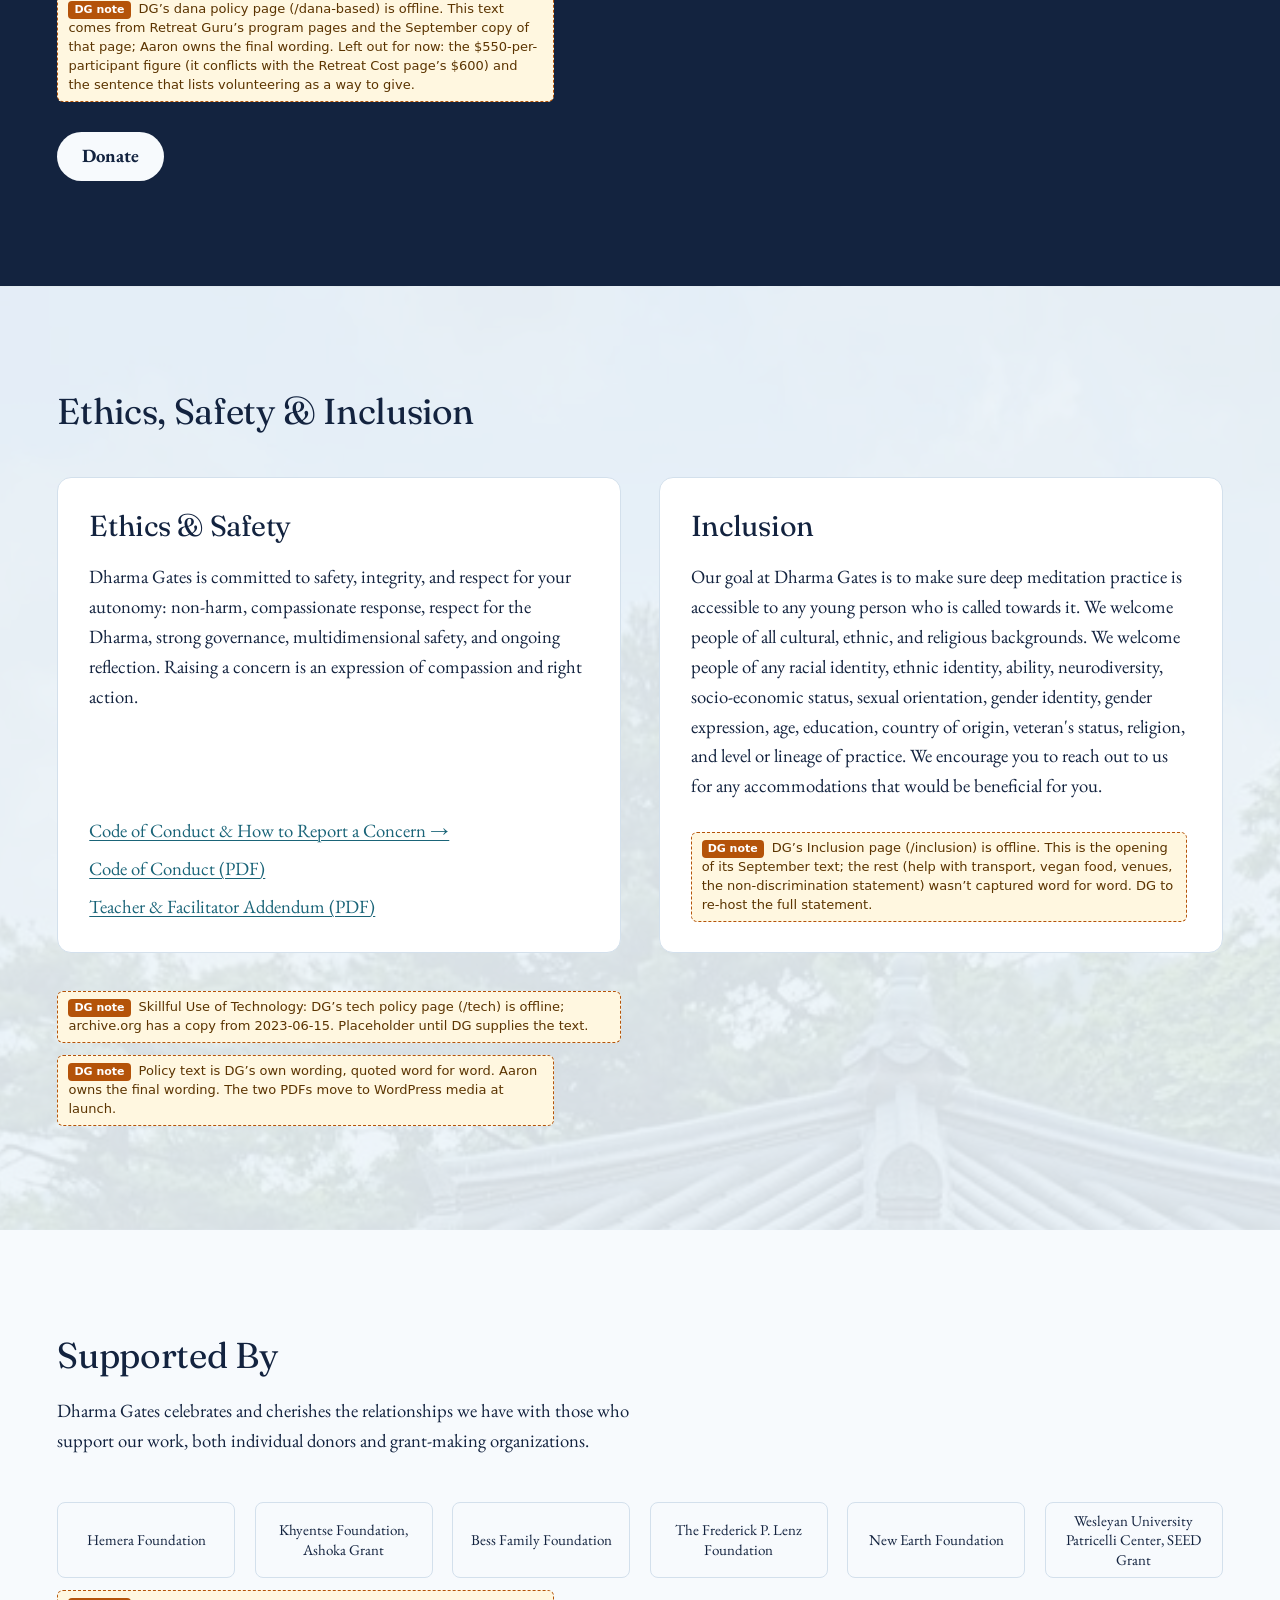
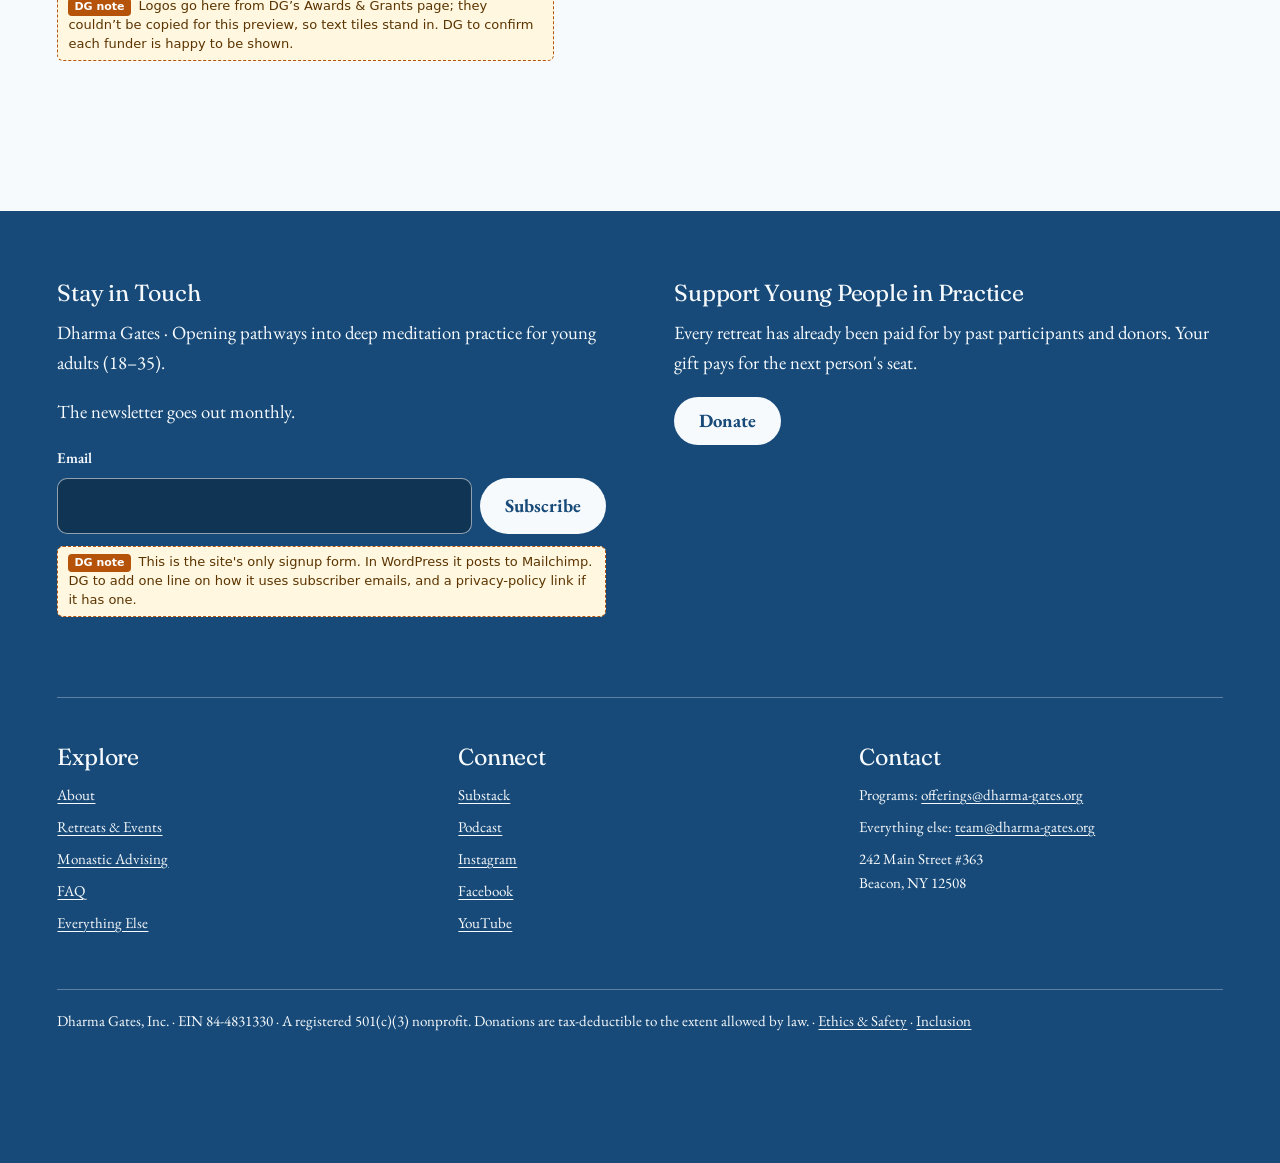
<file: about.html>
<!doctype html>
<html lang="en">
<head>
<meta charset="utf-8">
<meta name="viewport" content="width=device-width, initial-scale=1">
<meta name="robots" content="noindex, nofollow">
<meta name="dg-preview" content="1">
<title>About — Dharma Gates</title>
<meta name="description" content="Who Dharma Gates is: our mission, the people behind it, and the values (dana, ethics and safety, inclusion) behind donation-based meditation retreats for young adults.">
<link rel="preconnect" href="https://fonts.googleapis.com">
<link href="https://fonts.googleapis.com/css2?family=Fraunces:opsz,wght@9..144,400;9..144,500&family=Inter:wght@400;500;600&display=swap" rel="stylesheet">
<link data-my-edits="fonts" href="https://fonts.googleapis.com/css2?family=EB%20Garamond:wght@400;500;600;700;800&family=IM%20Fell%20English:wght@400&display=swap" rel="stylesheet">
<link rel="stylesheet" href="assets/site.css">
<!-- before the first paint: the design version, switcher states and the colors and fonts from "my edits", so nothing flashes -->
<script src="assets/boot.js"></script>
</head>
<body data-page="about.html" data-nav="a">
<main id="main">

<!-- Band order from the 10/22 call (A5): page head, Who We Serve, Team, Dana, Ethics, Safety & Inclusion, Supported By -->
<section class="page-head has-photo">
  <div class="wrap">
    <div>
      <h1 data-edit="about.head.title">Our Story</h1>
      <p data-edit="about.head.body">Dharma Gates was founded in 2019 by two students at Wesleyan University, Aaron Stryker and Nicky Antonellis (now Bhante Aggadhamma). After two years of vibrant community organizing through Wes Sangha, a student meditation community they founded at the university, Aaron and Nicky received support from the Patricelli Center for Social Entrepreneurship to start Dharma Gates.<br><br>Since then, Dharma Gates has grown into a national nonprofit that opens pathways into formal meditation practice for young adults ages 18–35. We partner with trusted teachers and practice centers across a range of Buddhist traditions to offer immersive retreats, online community, and guidance for people who want to deepen their practice.<br><br>All of it is offered on a donation basis, so cost is never a barrier.</p>
      <p class="dg-note">Lyndsey may add a quote that sums up who DG is.</p>
    </div>
    <figure data-photo-slot="about.head" data-aspect-desktop="467/350" data-aspect-phone="4/3" class="frame" style="--focus: 50% 40%"><img src="assets/img/forest-circle-1600.jpg" srcset="assets/img/forest-circle-640.jpg 640w, assets/img/forest-circle-1280.jpg 1280w, assets/img/forest-circle-1600.jpg 1600w, assets/img/forest-circle.jpg 1920w" sizes="(min-width: 1024px) 474px, 100vw" width="1600" height="1200" fetchpriority="high" alt="Retreat participants meditating in a circle in a forest clearing" style="--focus: 45% 60%"></figure>
  </div>
</section>

<section id="who">
  <div class="wrap">
    <h2 data-edit="about.who.title">Who We Serve</h2>
    <p class="dg-note">Lyndsey is refining this section’s wording. Once the logo is final, these three cards could reuse the pillars’ three-part motif.</p>
    <div class="grid cols-3">
      <div class="card"><h3 data-edit="about.who.card.1.title">New to Retreat</h3><p data-edit="about.who.card.1.body">Young adults (18–35) who want to know who we are, what a retreat is like, and how to get to one.</p><p class="card-foot"><a data-edit="about.who.card.1.link.1" href="retreats.html">Retreats →</a><a data-edit="about.who.card.1.link.2" href="index.html#faq">FAQ →</a></p></div>
      <div class="card"><h3 data-edit="about.who.card.2.title">Returning Practitioners</h3><p data-edit="about.who.card.2.body">Checking what's coming up, staying connected between retreats, considering deeper training.</p><p class="card-foot"><a data-edit="about.who.card.2.link.1" href="connect.html#sit">Ongoing Practice →</a><a data-edit="about.who.card.2.link.2" href="monastic-advising.html">Advising →</a></p></div>
      <div class="card"><h3 data-edit="about.who.card.3.title">Donors &amp; Connectors</h3><p data-edit="about.who.card.3.body">People who want to see impact and give with confidence.</p><p class="card-foot"><a data-edit="about.who.card.3.link.1" href="index.html#impact" data-impact-link>Impact →</a><a data-edit="about.who.card.3.link.2" href="donate.html">Donate →</a></p></div>
    </div>
  </div>
</section>

<!-- TEAM (R16) · photo cards (initials until photos arrive) open each verbatim bio in one native dialog -->
<section id="team" class="alt">
  <div class="wrap">
    <h2 data-edit="about.team.title">The People Behind Dharma Gates</h2>
    <p class="dg-note">Bios and roles come from DG’s current Team page. Lyndsey is collecting new shoulder shots. DG’s current photos couldn’t be copied for this preview, so each card shows initials for now.</p>
    <h3 data-edit="about.team.heading.1">Staff</h3>
    <div class="team">
      <button type="button" class="person" id="team-aaron-stryker" aria-haspopup="dialog"><span data-photo-slot="about.team.aaron-stryker" data-aspect-desktop="369/461" data-aspect-phone="160/199" data-photo-kind="portrait" class="ph"><span class="initials" aria-hidden="true">AS</span></span><span class="who"><span data-edit="about.team.aaron-stryker.name" class="name">Aaron Stryker</span><span data-edit="about.team.aaron-stryker.role" class="role">Executive Director</span><span class="read">Read Bio <span aria-hidden="true">→</span></span></span></button>
      <button type="button" class="person" id="team-sydney-slavitt" aria-haspopup="dialog"><span data-photo-slot="about.team.sydney-slavitt" data-aspect-desktop="369/461" data-aspect-phone="160/199" data-photo-kind="portrait" class="ph"><span class="initials" aria-hidden="true">SS</span></span><span class="who"><span data-edit="about.team.sydney-slavitt.name" class="name">Sydney Slavitt</span><span data-edit="about.team.sydney-slavitt.role" class="role">Director of Programs</span><span class="read">Read Bio <span aria-hidden="true">→</span></span></span></button>
      <button type="button" class="person" id="team-benjamin-haynes" aria-haspopup="dialog"><span data-photo-slot="about.team.benjamin-haynes" data-aspect-desktop="369/461" data-aspect-phone="160/199" data-photo-kind="portrait" class="ph"><span class="initials" aria-hidden="true">BH</span></span><span class="who"><span data-edit="about.team.benjamin-haynes.name" class="name">Benjamin “B.I.” Haynes</span><span data-edit="about.team.benjamin-haynes.role" class="role">Director of Fundraising &amp; Strategic Partnerships</span><span class="read">Read Bio <span aria-hidden="true">→</span></span></span></button>
      <button type="button" class="person" id="team-blessing-dolenz" aria-haspopup="dialog"><span data-photo-slot="about.team.blessing-dolenz" data-aspect-desktop="369/461" data-aspect-phone="160/199" data-photo-kind="portrait" class="ph"><span class="initials" aria-hidden="true">BD</span></span><span class="who"><span data-edit="about.team.blessing-dolenz.name" class="name">Blessing Dolenz</span><span data-edit="about.team.blessing-dolenz.role" class="role">Director of Operations</span><span class="read">Read Bio <span aria-hidden="true">→</span></span></span></button>
      <button type="button" class="person" id="team-lyndsey-harrington" aria-haspopup="dialog"><span data-photo-slot="about.team.lyndsey-harrington" data-aspect-desktop="369/461" data-aspect-phone="160/199" data-photo-kind="portrait" class="ph"><span class="initials" aria-hidden="true">LH</span></span><span class="who"><span data-edit="about.team.lyndsey-harrington.name" class="name">Lyndsey Harrington</span><span data-edit="about.team.lyndsey-harrington.role" class="role">Director of Media &amp; Engagement</span><span class="read">Read Bio <span aria-hidden="true">→</span></span></span></button>
      <button type="button" class="person" id="team-nina-jakobson" aria-haspopup="dialog"><span data-photo-slot="about.team.nina-jakobson" data-aspect-desktop="369/461" data-aspect-phone="160/199" data-photo-kind="portrait" class="ph"><span class="initials" aria-hidden="true">NJ</span></span><span class="who"><span data-edit="about.team.nina-jakobson.name" class="name">Nina Jakobson</span><span data-edit="about.team.nina-jakobson.role" class="role">Program Coordinator</span><span class="read">Read Bio <span aria-hidden="true">→</span></span></span></button>
    </div>
    <h3 data-edit="about.team.heading.2">Board of Directors</h3>
    <div class="team">
      <button type="button" class="person" id="team-aggadhamma-bhikkhu" aria-haspopup="dialog"><span data-photo-slot="about.team.aggadhamma-bhikkhu" data-aspect-desktop="369/461" data-aspect-phone="160/199" data-photo-kind="portrait" class="ph"><span class="initials" aria-hidden="true">AB</span></span><span class="who"><span data-edit="about.team.aggadhamma-bhikkhu.name" class="name">Aggadhamma Bhikkhu (Nicholas Antonellis)</span><span data-edit="about.team.aggadhamma-bhikkhu.role" class="role">Board of Directors &amp; Founder</span><span class="read">Read Bio <span aria-hidden="true">→</span></span></span></button>
      <button type="button" class="person" id="team-bo-mi-choi" aria-haspopup="dialog"><span data-photo-slot="about.team.bo-mi-choi" data-aspect-desktop="369/461" data-aspect-phone="160/199" data-photo-kind="portrait" class="ph"><span class="initials" aria-hidden="true">BC</span></span><span class="who"><span data-edit="about.team.bo-mi-choi.name" class="name">Bo-Mi Choi</span><span data-edit="about.team.bo-mi-choi.role" class="role">Board of Directors &amp; Founder</span><span class="read">Read Bio <span aria-hidden="true">→</span></span></span></button>
      <button type="button" class="person" id="team-jonathan-hochman" aria-haspopup="dialog"><span data-photo-slot="about.team.jonathan-hochman" data-aspect-desktop="369/461" data-aspect-phone="160/199" data-photo-kind="portrait" class="ph"><span class="initials" aria-hidden="true">JH</span></span><span class="who"><span data-edit="about.team.jonathan-hochman.name" class="name">Jonathan Hochman</span><span data-edit="about.team.jonathan-hochman.role" class="role">Board of Directors</span><span class="read">Read Bio <span aria-hidden="true">→</span></span></span></button>
      <button type="button" class="person" id="team-kim-nolan" aria-haspopup="dialog"><span data-photo-slot="about.team.kim-nolan" data-aspect-desktop="369/461" data-aspect-phone="160/199" data-photo-kind="portrait" class="ph"><span class="initials" aria-hidden="true">KN</span></span><span class="who"><span data-edit="about.team.kim-nolan.name" class="name">Kim Nolan</span><span data-edit="about.team.kim-nolan.role" class="role">Board of Directors</span><span class="read">Read Bio <span aria-hidden="true">→</span></span></span></button>
      <button type="button" class="person" id="team-miles-bukiet" aria-haspopup="dialog"><span data-photo-slot="about.team.miles-bukiet" data-aspect-desktop="369/461" data-aspect-phone="160/199" data-photo-kind="portrait" class="ph"><span class="initials" aria-hidden="true">MB</span></span><span class="who"><span data-edit="about.team.miles-bukiet.name" class="name">Miles Bukiet</span><span data-edit="about.team.miles-bukiet.role" class="role">Board of Directors &amp; Founder</span><span class="read">Read Bio <span aria-hidden="true">→</span></span></span></button>
      <button type="button" class="person" id="team-navin-amarasuriya" aria-haspopup="dialog"><span data-photo-slot="about.team.navin-amarasuriya" data-aspect-desktop="369/461" data-aspect-phone="160/199" data-photo-kind="portrait" class="ph"><span class="initials" aria-hidden="true">NA</span></span><span class="who"><span data-edit="about.team.navin-amarasuriya.name" class="name">Navin Amarasuriya</span><span data-edit="about.team.navin-amarasuriya.role" class="role">Board of Directors</span><span class="read">Read Bio <span aria-hidden="true">→</span></span></span></button>
    </div>
    <h3 data-edit="about.team.heading.3">Advisors</h3>
    <div class="team advisors">
      <button type="button" class="person" id="team-shugen-arnold" aria-haspopup="dialog"><span data-photo-slot="about.team.shugen-arnold" data-aspect-desktop="266/333" data-aspect-phone="160/199" data-photo-kind="portrait" class="ph"><span class="initials" aria-hidden="true">GA</span></span><span class="who"><span data-edit="about.team.shugen-arnold.name" class="name">Roshi Geoffrey Shugen Arnold</span><span data-edit="about.team.shugen-arnold.role" class="role">Advisor</span><span class="read">Read Bio <span aria-hidden="true">→</span></span></span></button>
      <button type="button" class="person" id="team-guo-gu" aria-haspopup="dialog"><span data-photo-slot="about.team.guo-gu" data-aspect-desktop="266/333" data-aspect-phone="160/199" data-photo-kind="portrait" class="ph"><span class="initials" aria-hidden="true">GG</span></span><span class="who"><span data-edit="about.team.guo-gu.name" class="name">Guo Gu</span><span data-edit="about.team.guo-gu.role" class="role">Advisor</span><span class="read">Read Bio <span aria-hidden="true">→</span></span></span></button>
      <button type="button" class="person" id="team-kathy-park" aria-haspopup="dialog"><span data-photo-slot="about.team.kathy-park" data-aspect-desktop="266/333" data-aspect-phone="160/199" data-photo-kind="portrait" class="ph"><span class="initials" aria-hidden="true">KP</span></span><span class="who"><span data-edit="about.team.kathy-park.name" class="name">Kathy Park JDPSN</span><span data-edit="about.team.kathy-park.role" class="role">Advisor</span><span class="read">Read Bio <span aria-hidden="true">→</span></span></span></button>
      <button type="button" class="person" id="team-kisei-costenbader" aria-haspopup="dialog"><span data-photo-slot="about.team.kisei-costenbader" data-aspect-desktop="266/333" data-aspect-phone="160/199" data-photo-kind="portrait" class="ph"><span class="initials" aria-hidden="true">KC</span></span><span class="who"><span data-edit="about.team.kisei-costenbader.name" class="name">Sensei Kisei Costenbader</span><span data-edit="about.team.kisei-costenbader.role" class="role">Advisor</span><span class="read">Read Bio <span aria-hidden="true">→</span></span></span></button>
      <button type="button" class="person" id="team-chris-keevil" aria-haspopup="dialog"><span data-photo-slot="about.team.chris-keevil" data-aspect-desktop="266/333" data-aspect-phone="160/199" data-photo-kind="portrait" class="ph"><span class="initials" aria-hidden="true">CK</span></span><span class="who"><span data-edit="about.team.chris-keevil.name" class="name">Chris Keevil</span><span data-edit="about.team.chris-keevil.role" class="role">Advisor</span><span class="read">Read Bio <span aria-hidden="true">→</span></span></span></button>
      <button type="button" class="person" id="team-david-leipziger-teva" aria-haspopup="dialog"><span data-photo-slot="about.team.david-leipziger-teva" data-aspect-desktop="266/333" data-aspect-phone="160/199" data-photo-kind="portrait" class="ph"><span class="initials" aria-hidden="true">DL</span></span><span class="who"><span data-edit="about.team.david-leipziger-teva.name" class="name">Rabbi David Leipziger Teva</span><span data-edit="about.team.david-leipziger-teva.role" class="role">Advisor</span><span class="read">Read Bio <span aria-hidden="true">→</span></span></span></button>
      <button type="button" class="person" id="team-hun-lye" aria-haspopup="dialog"><span data-photo-slot="about.team.hun-lye" data-aspect-desktop="266/333" data-aspect-phone="160/199" data-photo-kind="portrait" class="ph"><span class="initials" aria-hidden="true">HL</span></span><span class="who"><span data-edit="about.team.hun-lye.name" class="name">Dorlöp Rinpoché, Dr. Hun Lye</span><span data-edit="about.team.hun-lye.role" class="role">Advisor</span><span class="read">Read Bio <span aria-hidden="true">→</span></span></span></button>
      <button type="button" class="person" id="team-nikki-mirghafori" aria-haspopup="dialog"><span data-photo-slot="about.team.nikki-mirghafori" data-aspect-desktop="266/333" data-aspect-phone="160/199" data-photo-kind="portrait" class="ph"><span class="initials" aria-hidden="true">NM</span></span><span class="who"><span data-edit="about.team.nikki-mirghafori.name" class="name">Nikki Mirghafori</span><span data-edit="about.team.nikki-mirghafori.role" class="role">Advisor</span><span class="read">Read Bio <span aria-hidden="true">→</span></span></span></button>
    </div>
    <!-- verbatim bios from DG's Team page (read 2026-10-23); the dialog borrows each one while open -->
    <div class="bio-src" id="bio-aaron-stryker" hidden><p data-edit="about.team.aaron-stryker.bio.1">After a spiritual crisis his freshman year of college, Aaron encountered contemplative practice in 2014 through Mysore-style Ashtanga yoga with his first teacher, Angela Jamison. He encountered formal Buddhist practice at Dai Bosatsu Zendo in 2017 and has been serving as Dharma Gates' Executive Director since graduating in 2019. Since then, his practice has taken him across all three major Buddhist lineages — including three and a half years in Zen practice communities, five separate month-long silent retreats in the tradition of Pa Auk Sayadaw, and in 2023, a connection to his root tradition in the Dudjom Tersar lineage of the Nyingma. Aaron's approach honors both the importance of integration and psychological healing and the depths of traditional lineage practice and the possibilities of liberation contained therein. To him, Dharma Gates is an expression of a vow to translate the classical Buddhist path into new contexts for new audiences.</p></div>
    <div class="bio-src" id="bio-sydney-slavitt" hidden><p data-edit="about.team.sydney-slavitt.bio.1">Sydney began meditating in 2018. She went on her first retreat at Zen Mountain Monastery, which was a Dharma Gates retreat, while she was a sophomore in college. Soon after that retreat was COVID. Sydney decided instead of doing a year of classes online, she would live at the monastery. She spent 3 months in the fall 2020 and 3 months in the spring of 2021 living and training at Zen Mountain Monastery. When she returned to school she revitalized the meditation club that had dissolved due to COVID. She graduated from Wesleyan University in 2023. Since then she has been exploring the vast landscape of Buddhism in America. She is a student of Shoan Sensei’s at Zen Mountain Monastery. She also has an ongoing qi gong practice and is deeply inspired by the Tibetan Buddhist tradition.</p></div>
    <div class="bio-src" id="bio-benjamin-haynes" hidden><p><span data-edit="about.team.benjamin-haynes.bio.1.1">Benjamin found meditation and Buddhism at the age of 20 during a time when he felt lost and anxious in college. It was during a year teaching English in Malaysia post-college when he sat his first silent retreat and his heart fully opened to the Dharma. Benjamin was previously a community organizer/neighborhood connection-wizard in Washington, D.C. after lobbying a real estate company to turn a vacant lot into a</span> <a data-edit="about.team.benjamin-haynes.bio.1.2" href="https://www.ustreetcommunity.org/temperance-alley-garden" rel="noopener">community garden</a><span data-edit="about.team.benjamin-haynes.bio.1.3">. Benjamin joined Dharma Gates in 2021 and has cherished helping create fertile soil for young people (including himself) to attune to the world with more care, awareness and love. He also feels motivated, and confused, by the intersecting problems of our</span> <a data-edit="about.team.benjamin-haynes.bio.1.4" href="https://www.whatisemerging.com/opinions/how-to-think-about-the-meta-crisis-without-getting-too-excited" rel="noopener">meta-crisis</a><span data-edit="about.team.benjamin-haynes.bio.1.5">. He is currently a student of Jogen Salzberg and has sat a total of seven months of silent retreat.</span></p></div>
    <div class="bio-src" id="bio-blessing-dolenz" hidden><p data-edit="about.team.blessing-dolenz.bio.1">Blessing (she/her) began practicing meditation in 2012 and practices with the Mountains and Rivers Order of Zen Buddhism. She supported Hojin Kimmel, Sensei managing the Zen Center of NYC from 2024 to 2025. Her background includes Peace Corps service, management consulting, and business transformation. Originally from Kansas, she studied English at Boston University and earned her MBA at Georgetown. She hopes for all beings to develop systems rooted in compassionate wisdom and wishes for each person to find and trust their unique path to benefiting others.</p></div>
    <div class="bio-src" id="bio-lyndsey-harrington" hidden><p data-edit="about.team.lyndsey-harrington.bio.1">Lyndsey was first drawn to Buddhism through her study of East Asian tea traditions. She began practicing zazen in 2018 and has since trained with Rinzai and Soto Zen teachers across the United States. In 2022, she received the precepts from Meido Moore Roshi and, in the same year, entered a six-month period of residency at Korinji Monastery, where she served as head cook. Lyndsey is deeply motivated by the desire to contribute to a more compassionate, truthful world. She has worked as a trainer with the New York Center for Nonviolent Communication and is a certified facilitator in the Transformational Connection school of authentic relating. She lives in the Blue Ridge Mountains with her partner and their feline companion, Poppyseed.</p></div>
    <div class="bio-src" id="bio-nina-jakobson" hidden><p data-edit="about.team.nina-jakobson.bio.1">Nina’s path to the dharma opened during a lonely summer in New York before their sophomore year of college. That summer, through a devoted yoga practice, they were introduced to Tibetan Buddhist teachings and began attending weekly dharma courses at night. Upon returning to school, she sought out sangha and was introduced to to Zen and circling. At Wesleyan, Nina studied theater and psychology, eventually completing a thesis on Somatics and Performance. She sat her first retreat with DG at Zen Mountain Monastery. In 2025 Nina was selected as a Compassion in Action fellow where they completed a month-long residential training in the Nyingma school of Tibetan Buddhism. Nina draws from a philosophy of deep playfulness informed by a lifelong practice of somatic and improvisational movement. She’s endlessly curious about Dharma in the lives of young people and co-creating spaces in the common interest of truth.</p></div>
    <div class="bio-src" id="bio-aggadhamma-bhikkhu" hidden><p data-edit="about.team.aggadhamma-bhikkhu.bio.1">Since he was young, Bhante (Nicky) has been inspired by the freedom that's possible through meditation. Inspired by this, in 2018, Nicky helped to start Wes Sangha, a student-lead meditation group at Wesleyan University. Bhante is a Buddhist monk who spent time training at Sasanarakkha Buddhist Sanctuary in Taiping, Malaysia. He is inspired by the early suttas and the teachings of the Chan monastic hermits — Stonehouse and Cold Mountain. Before all this, Nicky studied at Wesleyan University, earning a Bachelor's degree in physics with a minor in economics, a Master's degree in physics, and winning a NESCAC Football Championship. He published twice in Physical Review Applied, a top physics journal and was an engineer and organizer for animal rights in Colorado.</p></div>
    <div class="bio-src" id="bio-bo-mi-choi" hidden><p data-edit="about.team.bo-mi-choi.bio.1">Bo-Mi is a Senior Dharma Teacher in the Kwan Um School of Zen and has been the faculty advisor for the Harvard Meditation Club since 2009. She started practicing Zen in 2004 at the Cambridge Zen Center where she served for four years in the capacity of Director of Development and Outreach. Outside of her work in meditation communities, Bo-Mi worked as a film and multi-media producer and is a philosophy teacher. Born in Seoul, South-Korea, she grew up in Hamburg, Germany, where she studied law before she came to the United States to pursue a degree in philosophy. She received her Ph.D. in Modern European Intellectual History from the University of Chicago and teaches critical theory and continental philosophy on the Committee on Degrees in Social Studies at Harvard University.</p></div>
    <div class="bio-src" id="bio-jonathan-hochman" hidden><p data-edit="about.team.jonathan-hochman.bio.1">An avid meditator captivated by the Buddhist path of liberation, Jon has practiced in the Zen and Dzogchen traditions for over 20 years. Jon was a formal Zen student in the Mountains and Rivers Order for several years and is now a senior Dzogchen student of Lama Surya Das. He also serves on the boards of Tricycle: The Buddhist Review, and KidSpirit Inc., an organization dedicated to engaging 11-17 year-olds worldwide about life’s big questions. When not apparently meditating, Jon practices law at a boutique Wall Street firm that he co-founded 28 years ago. Jon is a graduate of Princeton University and Cornell Law School. He lives in Brooklyn with his wife Elizabeth, and they have two grown daughters.</p></div>
    <div class="bio-src" id="bio-kim-nolan" hidden><p><span data-edit="about.team.kim-nolan.bio.1.1">Kim (she/her) found meditation while managing health challenges in her youth. One crisis culminated in an awe-filled moment that continues to guide her Dharmic path and echo Laughing Buddha’s reminder not to take life too seriously. An ordained Buddhist chaplain and a lifelong activist for social change and human rights, Kim holds a Ph.D. in Leadership and Change from Antioch University and a M.Ed. in Counseling Psychology from Boston University. She has served in leadership roles in higher education, mental health, and human resources, designing a leadership academy for the Mind &amp; Life Institute and founding a contemplative studies institute at Burlington College. As Executive Director of The Dignity Foundation, Kim offers community-based chaplaincy through bearing witness retreats, spiritual care and contemplative practice for death and dying, inner sustainability workshops, and transformational coaching. She has delivered a</span> <a data-edit="about.team.kim-nolan.bio.1.2" href="https://youtu.be/lBUlpBXrEcM?si=qsAMvx-W1kYahBZ0" rel="noopener">TEDx Talk, The Spaces In Between</a><span data-edit="about.team.kim-nolan.bio.1.3">, and is at work on Coffee Bean Sutras, an essay collection drawn from the messy experience of living.</span></p></div>
    <div class="bio-src" id="bio-miles-bukiet" hidden><p data-edit="about.team.miles-bukiet.bio.1">Miles graduated from Wesleyan University in 2011 and spent five years studying meditation full-time, including two years at monasteries and practice centers in Asia, two years of solitary retreat under the guidance of Alan Wallace, Ph.D. and Roshi Joan Halifax, Ph.D. He completed the Master’s of Applied Positive Psychology at the University of Pennsylvania where his studies focused on the intersection of meditation and modern science. He currently teaches at NYU through MindfulNYU. In addition to classical meditation, Miles has a passion for interpersonal meditation as a way to increase emotional intelligence and build coherence and psychological safety in individuals, teams, and families. He has co-facilitated interpersonal meditation retreats with Circling Europe and has accumulated over a thousand hours of practice and teaching with this potent form.</p></div>
    <div class="bio-src" id="bio-navin-amarasuriya" hidden><p data-edit="about.team.navin-amarasuriya.bio.1">As CEO of the Contentment Foundation, I work with educators and researchers to bring scientifically evidence-based wellbeing practices into schools worldwide. My journey began in the world of luxury craftsmanship, but gradually shifted toward a deeper pursuit: understanding how lived experience shapes meaning, a path shaped by my interests in engineering, phenomenology, and contemplative education.</p><p data-edit="about.team.navin-amarasuriya.bio.2">I also support several kindred efforts that explore the intersection of inner development and social good: the EtonHouse Community Fund, where we help vulnerable children uncover their unique gifts; the Center for Contemplative Research, which bridges long-term retreat practice with scientific inquiry; and Dharma Gates, an initiative creating access to deep meditation practice for young adults.</p><p data-edit="about.team.navin-amarasuriya.bio.3">We’re living in a time of deep uncertainty, fueled by confusion, endless grasping, and rising polarization. Many are suffering, as our systems echo the very unrest they seek to solve. Alongside that we have the work of neuroscientists, philosophers and contemplatives that serve those willing to turn inward not to transcend the world, but to return to it with greater wisdom and compassion. I welcome meeting those called to the quiet labor of planting seeds and letting go. If something here resonates, I’d be grateful to connect - just reach out!</p></div>
    <div class="bio-src" id="bio-shugen-arnold" hidden><p><span data-edit="about.team.shugen-arnold.bio.1.1">Geoffrey Shugen Arnold, Roshi is the Head of the Mountains and Rivers Order, abbot and resident teacher of Zen Mountain Monastery, and abbot of the Zen Center of New York City. Shugen Roshi has been in full-time residential training since 1986; he received dharma transmission from Daido Roshi in 1997. While he lives primarily at the Monastery, he shares his time between there and the Zen Center of New York City. His teachings on Zen, social justice, and environmental concerns have appeared in various Buddhist journals and</span> <i data-edit="about.team.shugen-arnold.bio.1.2">The Best Buddhist Writing</i><span data-edit="about.team.shugen-arnold.bio.1.3">. His first book,</span> <i data-edit="about.team.shugen-arnold.bio.1.4">O, Beautiful End</i><span data-edit="about.team.shugen-arnold.bio.1.5">, a collection of Zen memorial poems, was published in 2012.</span></p></div>
    <div class="bio-src" id="bio-guo-gu" hidden><p><span data-edit="about.team.guo-gu.bio.1.1">Guo Gu (Dr. Jimmy Yu) is the founder of the Tallahassee Chan Center, the founder of the socially engaged intra-denominational Buddhist organization Dharma Relief, and a professor of Buddhism and East Asian religions at Florida State University. He was a monk for nine years and one of the late Master Sheng Yen’s senior and closest disciples. He is the author of</span> <i data-edit="about.team.guo-gu.bio.1.2">Silent Illumination</i> <span data-edit="about.team.guo-gu.bio.1.3">(2021),</span> <i data-edit="about.team.guo-gu.bio.1.4">The Essence of Chan</i> <span data-edit="about.team.guo-gu.bio.1.5">(2020), and</span> <i data-edit="about.team.guo-gu.bio.1.6">Passing Through the Gateless Barrier</i> <span data-edit="about.team.guo-gu.bio.1.7">(2016). Read more about Guo Gu’s work</span> <a data-edit="about.team.guo-gu.bio.1.8" href="https://guogulaoshi.com" rel="noopener">here</a>.</p></div>
    <div class="bio-src" id="bio-kathy-park" hidden><p data-edit="about.team.kathy-park.bio.1">Kathy Park JDPSN began practicing Zen in the Kwan Um School of Zen in 1999 in Paris. Her experiences include training in both residential lay Zen communities and monastic temples in the U.S, Europe and Asia. She received inka (permission to teach) in 2016 in the Kwan Um tradition. Together with her husband Andrzej Stec JDPSN, they guide Zen groups in-person and online in Korea. Kathy Park JDPSN is also the abbot of Kwan Um Zen Online, the global online sangha for the Kwan Um School of Zen. She is passionate about building a global spiritual community through supporting one another with collective wisdom, diversity and creativity. She has co-translated and edited the Teachings of Man Gong and Zen master Kyong Ho’s Song of Zen from Korean into English, and focuses on making teachings from the Korean Zen Buddhist tradition available in English.</p></div>
    <div class="bio-src" id="bio-kisei-costenbader" hidden><p data-edit="about.team.kisei-costenbader.bio.1">Kisei Costenbader, Sensei is an ordained Zen priestess, monastic, and Zen teacher in the Zen Community of Oregon. She currently lives at Great Vow Zen Monastery where she is the Director of Training. Kisei has the heart of a mystic and poet. She is deeply committed to the monastic path and the role of monasteries as seedbeds of collective awakening within a culture and society. Kisei is part of the Engaged Buddhism Committee and is the President of the Board of the Zen Community of Oregon. She is interested in the intersection of waking up and justice making. Her teaching is inspired by the poetry and writings of the Women Buddhist Ancestors and the Zen koan tradition. She is an embodied teacher with a passion for the truth.</p></div>
    <div class="bio-src" id="bio-chris-keevil" hidden><p data-edit="about.team.chris-keevil.bio.1">Christopher Keevil is the founder and a Senior Advisor at Wellspring Consulting, a national firm that helps non-profit leaders develop strategy for the future. He has provided guidance to several hundred organizations in the social sector in fields such as religion and spirituality, education, environmental advocacy, social services, and the arts. Previously, Chris was a Partner at The Boston Consulting Group, an international management consultancy that advised businesses and multi-national corporations. Earlier he worked as a carpenter and as a folk-dance musician and caller. Chris is also a recognized meditation teacher, having received Inka from his Teacher, Zen Master Bo Mun (George Bowman). He has been practicing Zen since 1991 and teaching since 1998 in the lineage of his teacher, who is a dharma heir of the Korean Zen Master Seung Sahn. Chris leads meditation gatherings and retreats virtually, and in the New Haven, Connecticut, area where he lives.</p></div>
    <div class="bio-src" id="bio-david-leipziger-teva" hidden><p data-edit="about.team.david-leipziger-teva.bio.1">Rabbi David is the founding director of the Office of Religious and Spiritual Life at Wesleyan University as well as the director of Mindfulness at Wesleyan. He studied at Columbia University (BA), The Jewish Theological Seminary (BA), the Reconstructionist Rabbinical College (MHL and Rabbinic Ordination), and The Hebrew University of Jerusalem. In 2015 he completed a second Smikha/Ordination with Aleph: Alliance for Jewish Renewal in the lineage of his beloved teacher and friend Rabbi Zalman Schachter-Shalomi z'l. Among David’s many meditation teachers have been Sylvia Boorstein and Sheila Peltz Weinberg. Rabbi David has decades of experience mentoring young people and counseling undergraduates. He serves as a consultant on grant-writing and navigating higher education and university matters.</p></div>
    <div class="bio-src" id="bio-hun-lye" hidden><p data-edit="about.team.hun-lye.bio.1">Dorlöp Rinpoché (Dr. Hun Lye) grew up in a Buddhist home in Malaysia. From a young age, he studied and practiced Buddhism with teachers of various traditions. He met his first Tibetan teacher in the United States when he was an undergraduate student. After earning a doctorate degree in Buddhist Studies at University of Virginia and teaching for ten years in American academic institutions, Dr. Lye left academia to devote his energy fully to Dharma work. In 2013, he was appointed as a Dorjé Lopön (lit. “vajra-master”) of the Drikung Kagyü Lineage by His Holiness Drikung Kyabgön Chetsang Rinpoché (Head of the Lineage) and was formally enthroned in his home city, Penang, Malaysia. When not teaching, leading retreats, or serving the Lineage in Asia and North and South America, Dr. Lye teaches in Asheville, where he is founder and spiritual director at Urban Dharma North Carolina.</p></div>
    <div class="bio-src" id="bio-nikki-mirghafori" hidden><p data-edit="about.team.nikki-mirghafori.bio.1">Dr. Nikki Mirghafori is an Artificial Intelligence scientist and an internationally recognized Buddhist teacher. She serves as a Stewarding Teacher at Spirit Rock Meditation Center, where she is also on the Board of Directors, and a Dharma Teacher at the Insight Meditation Center in Redwood City, CA. She teaches with clarity and warmth on topics ranging from mindful leadership to cultivating kindness, with a rare expertise on mindfulness of death. Dr. Mirghafori is widely published in AI, has led international research collaborations as a Berkeley academic, and advised technology startups. She is of Persian heritage, an advocate for wisdom and compassion in daily life, as well as ethical AI in our zeitgeist.</p></div>
  </div>
</section>

<dialog id="bio-dialog" class="bio" aria-labelledby="bio-name" closedby="any">
  <div class="bio-inner">
    <button type="button" class="bio-close" aria-label="Close" autofocus>×</button>
    <div class="bio-head">
      <div class="bio-photo" aria-hidden="true"></div>
      <div><h2 id="bio-name"></h2><p class="bio-role"></p></div>
    </div>
    <div class="bio-text"></div>
  </div>
</dialog>

<section id="dana" class="dark">
  <div class="wrap">
    <h2 data-edit="about.dana.title">Dana: Everything We Do Is a Gift</h2>
    <p><span data-edit="about.dana.body.1.1">Dharma Gates events are offered within the practice of Dana (दान), the Sanskrit/Pali word meaning generosity or giving. Rather than operating on a fee structure, we instead ask you to engage with us in a relationship of reciprocity, giving what feels aligned with your circumstances and values. If these experiences are precious to you, we invite you to donate in a way that reflects that. Doing so will breathe life into our efforts, helping us to continue creating beautiful, accessible practice opportunities for young people for years to come. Donation is possible upon registration, or by visiting</span> <a data-edit="about.dana.body.1.2" href="donate.html">this link</a>.</p>
    <p data-edit="about.dana.body.2">Inspired by the Buddha's teachings on sila (morality) and his emphasis on generosity as a spiritual practice, we have chosen not to require any charges or suggest specific payment amounts for our retreats. We fully cover all expenses related to the retreat, including meals, housing, rental costs, and any teacher fees. Rather than offering a sliding scale or suggested donations, we offer all retreats and programs as a gift, freely accessible to all participants, without obligation of payment. Any donation—no matter how small—helps us to continue to offer these retreats to future participants. Depending on one's life situation, this donation could be $3 or $3,000.</p>
    <p class="dg-note">DG’s dana policy page (/dana-based) is offline. This text comes from Retreat Guru’s program pages and the September copy of that page; Aaron owns the final wording. Left out for now: the $550-per-participant figure (it conflicts with the Retreat Cost page’s $600) and the sentence that lists volunteering as a way to give.</p>
    <div class="cta-row"><a data-edit="about.dana.button" class="btn" href="donate.html">Donate</a></div>
  </div>
</section>

<section data-photo-slot="about.ethics-inclusion.bg" data-aspect-desktop="1440/1045" data-aspect-phone="13/55" data-photo-kind="background" id="ethics-inclusion" class="alt bg-garden">
  <div class="wrap">
    <h2 data-edit="about.ethics-inclusion.title">Ethics, Safety &amp; Inclusion</h2>
    <div class="grid ethics">
      <div class="card">
        <h3 data-edit="about.ethics-inclusion.card.1.title">Ethics &amp; Safety</h3>
        <p data-edit="about.ethics-inclusion.card.1.body">Dharma Gates is committed to safety, integrity, and respect for your autonomy: non-harm, compassionate response, respect for the Dharma, strong governance, multidimensional safety, and ongoing reflection. Raising a concern is an expression of compassion and right action.</p>
        <ul class="card-links">
          <li><a data-edit="about.ethics-inclusion.card.1.link.1" href="https://www.dharma-gates.org/ethics" rel="noopener">Code of Conduct &amp; How to Report a Concern →</a></li>
          <li><a data-edit="about.ethics-inclusion.card.1.link.2" href="https://www.dharma-gates.org/s/Dharma-Gates-Code-of-Conduct.pdf" rel="noopener">Code of Conduct (PDF)</a></li>
          <li><a data-edit="about.ethics-inclusion.card.1.link.3" href="https://www.dharma-gates.org/s/Teacher-Facilitator-Addendum.pdf" rel="noopener">Teacher &amp; Facilitator Addendum (PDF)</a></li>
        </ul>
      </div>
      <div class="card">
        <h3 data-edit="about.ethics-inclusion.card.2.title">Inclusion</h3>
        <p data-edit="about.ethics-inclusion.card.2.body">Our goal at Dharma Gates is to make sure deep meditation practice is accessible to any young person who is called towards it. We welcome people of all cultural, ethnic, and religious backgrounds. We welcome people of any racial identity, ethnic identity, ability, neurodiversity, socio-economic status, sexual orientation, gender identity, gender expression, age, education, country of origin, veteran's status, religion, and level or lineage of practice. We encourage you to reach out to us for any accommodations that would be beneficial for you.</p>
        <p class="dg-note">DG’s Inclusion page (/inclusion) is offline. This is the opening of its September text; the rest (help with transport, vegan food, venues, the non-discrimination statement) wasn’t captured word for word. DG to re-host the full statement.</p>
      </div>
      <div class="dg-note dg-note-card">Skillful Use of Technology: DG’s tech policy page (/tech) is offline; archive.org has a copy from 2023-06-15. Placeholder until DG supplies the text.</div>
    </div>
    <p class="dg-note">Policy text is DG’s own wording, quoted word for word. Aaron owns the final wording. The two PDFs move to WordPress media at launch.</p>
  </div>
</section>

<section id="supported-by">
  <div class="wrap">
    <h2 data-edit="about.supported-by.title">Supported By</h2>
    <p data-edit="about.supported-by.body">Dharma Gates celebrates and cherishes the relationships we have with those who support our work, both individual donors and grant-making organizations.</p>
    <ul class="logos">
      <li><a data-edit="about.supported-by.link.1" class="logo-tile" href="https://hemera.org/" rel="noopener">Hemera Foundation</a></li>
      <li><a data-edit="about.supported-by.link.2" class="logo-tile" href="https://khyentsefoundation.org/grants-scholarships/ashoka-grants/" rel="noopener">Khyentse Foundation, Ashoka Grant</a></li>
      <li><a data-edit="about.supported-by.link.3" class="logo-tile" href="https://bessfoundation.org/" rel="noopener">Bess Family Foundation</a></li>
      <li><a data-edit="about.supported-by.link.4" class="logo-tile" href="https://fredericklenzfoundation.org/" rel="noopener">The Frederick P. Lenz Foundation</a></li>
      <li><a data-edit="about.supported-by.link.5" class="logo-tile" href="https://newearthfoundation.org/about.html" rel="noopener">New Earth Foundation</a></li>
      <li><a data-edit="about.supported-by.link.6" class="logo-tile" href="https://www.wesleyan.edu/patricelli/" rel="noopener">Wesleyan University Patricelli Center, SEED Grant</a></li>
    </ul>
    <p class="dg-note">Logos go here from DG’s Awards &amp; Grants page; they couldn’t be copied for this preview, so text tiles stand in. DG to confirm each funder is happy to be shown.</p>
  </div>
</section>

</main>
<script src="assets/site.js"></script>
</body>
</html>
</file>
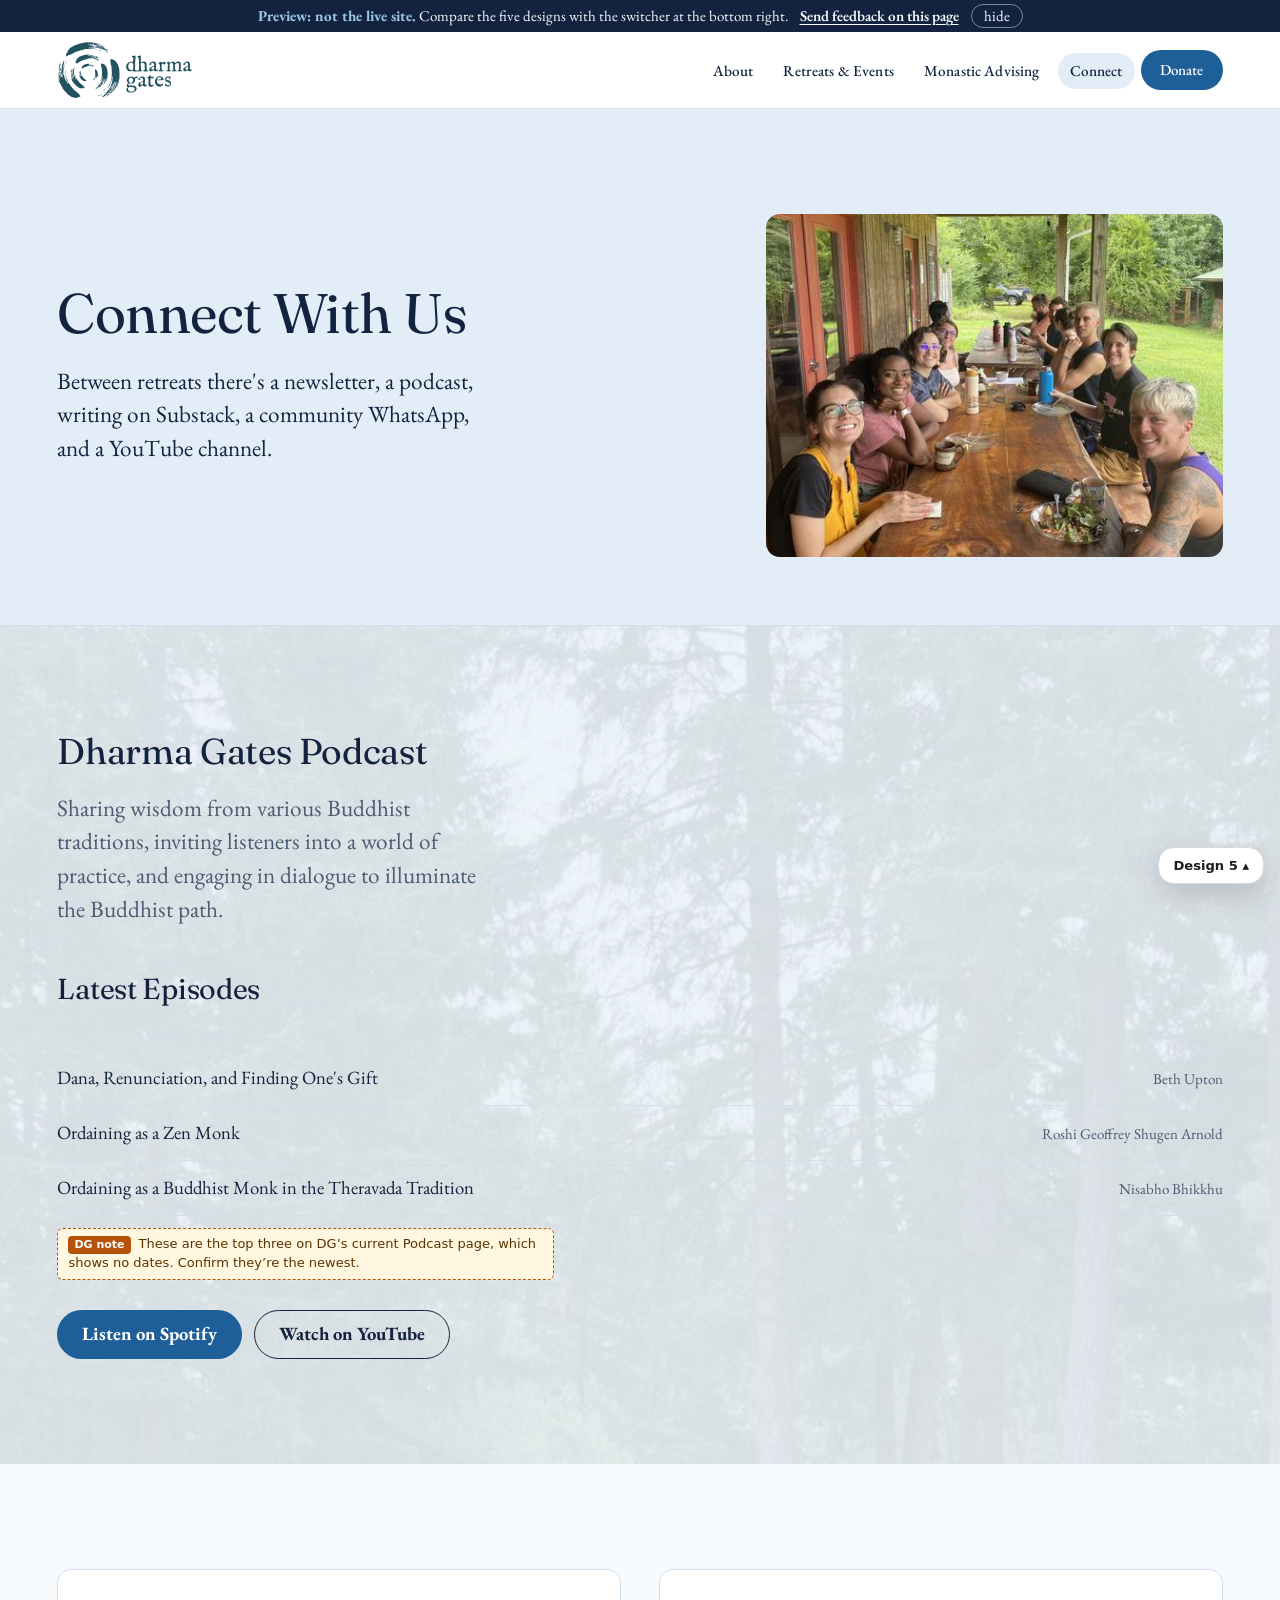
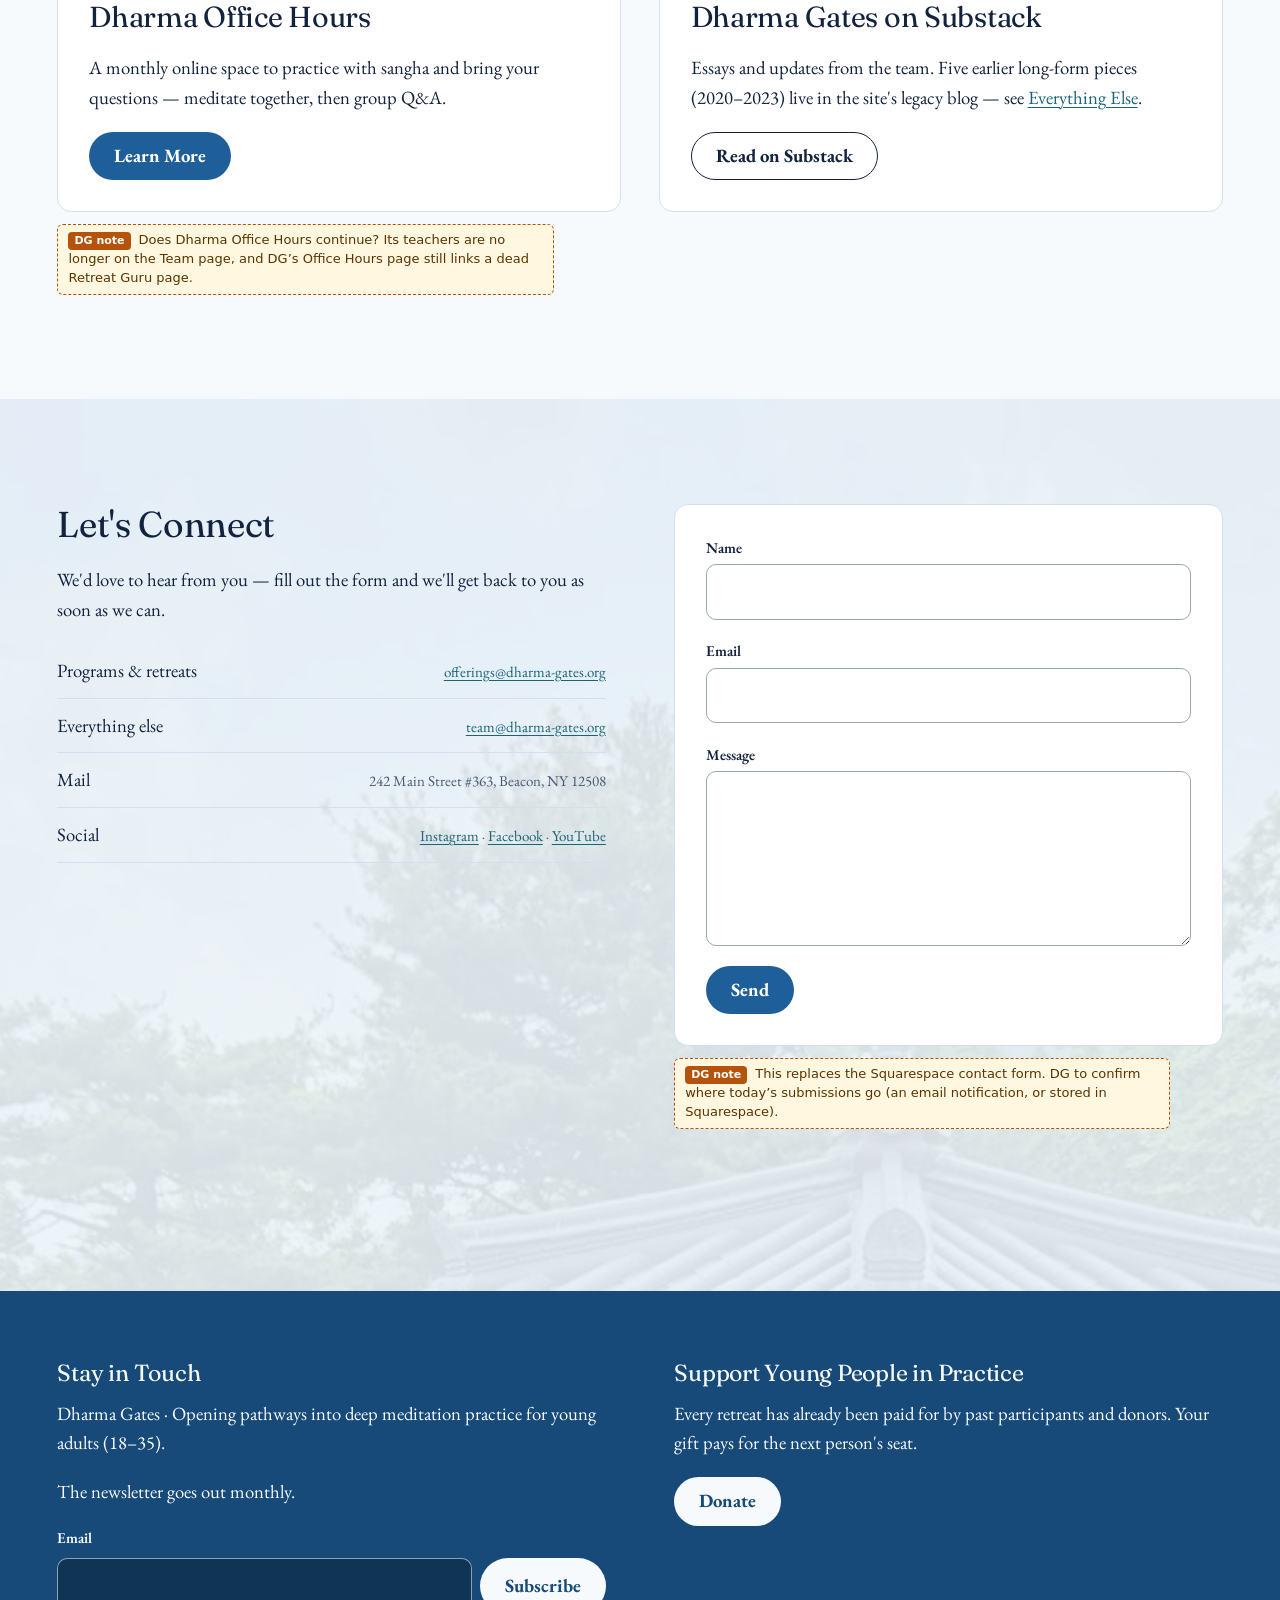
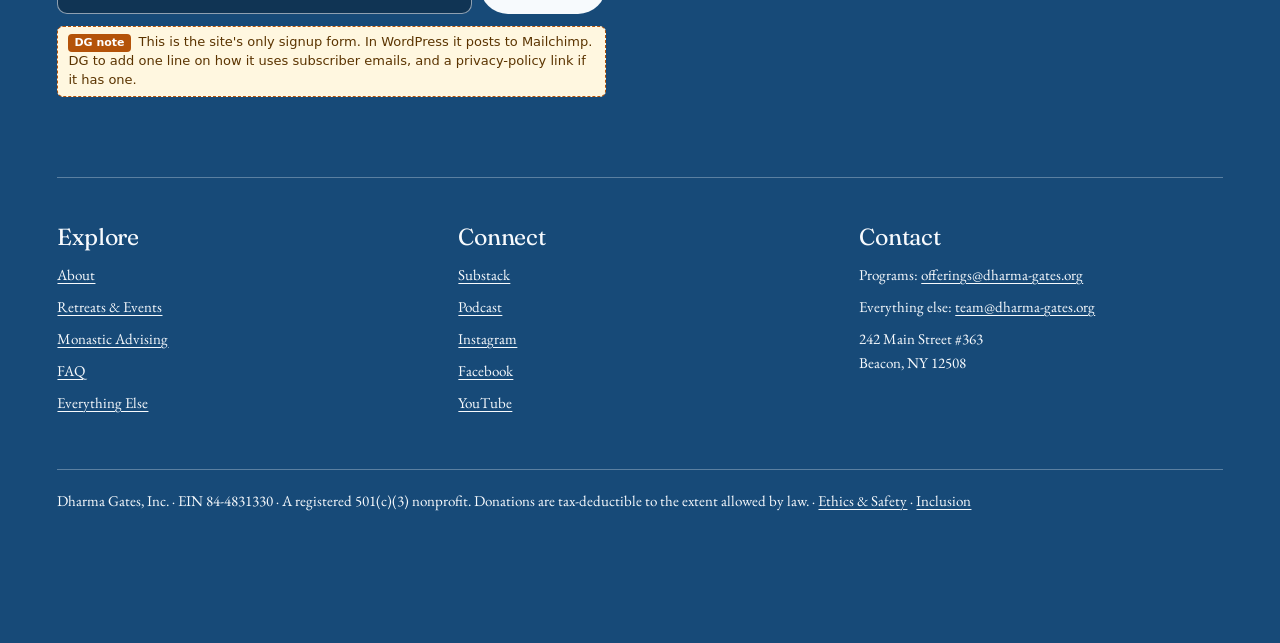
<file: connect.html>
<!doctype html>
<html lang="en">
<head>
<meta charset="utf-8">
<meta name="viewport" content="width=device-width, initial-scale=1">
<meta name="robots" content="noindex, nofollow">
<meta name="dg-preview" content="1">
<title>Connect With Us — Dharma Gates</title>
<meta name="description" content="Podcast, Substack, monthly online practice, and how to reach the Dharma Gates team.">
<link rel="preconnect" href="https://fonts.googleapis.com">
<link href="https://fonts.googleapis.com/css2?family=Fraunces:opsz,wght@9..144,400;9..144,500&family=Inter:wght@400;500;600&display=swap" rel="stylesheet">
<link data-my-edits="fonts" href="https://fonts.googleapis.com/css2?family=EB%20Garamond:wght@400;500;600;700;800&family=IM%20Fell%20English:wght@400&display=swap" rel="stylesheet">
<link rel="stylesheet" href="assets/site.css">
<!-- before the first paint: the design version, switcher states and the colors and fonts from "my edits", so nothing flashes -->
<script src="assets/boot.js"></script>
</head>
<body data-page="connect.html" data-nav="a">
<main id="main">

<!-- Lyndsey reviews Connect next, so round 2 keeps its sections and order (A7). The newsletter signup now lives
     only in the footer. -->
<section class="page-head has-photo">
  <div class="wrap">
    <div>
      <h1 data-edit="connect.head.title">Connect With Us</h1>
      <p data-edit="connect.head.lead" class="lead">Between retreats there's a newsletter, a podcast, writing on Substack, a community WhatsApp, and a YouTube channel.</p>
    </div>
    <figure data-photo-slot="connect.head" data-aspect-desktop="467/350" data-aspect-phone="4/3" class="frame" style="--focus: 50% 58%"><img src="assets/img/porch-table-1280.jpg" srcset="assets/img/porch-table-640.jpg 480w, assets/img/porch-table-1280.jpg 960w, assets/img/porch-table.jpg 1500w" sizes="(min-width: 1024px) 474px, 100vw" width="960" height="1280" fetchpriority="high" alt="Retreat participants smiling around a long table on a covered porch"></figure>
  </div>
</section>

<section data-photo-slot="connect.podcast.bg" data-aspect-desktop="45/26" data-aspect-phone="26/61" data-photo-kind="background" class="alt bg-forest" id="podcast">
  <div class="wrap">
    <h2 data-edit="connect.podcast.title">Dharma Gates Podcast</h2>
    <p data-edit="connect.podcast.lead" class="lead">Sharing wisdom from various Buddhist traditions, inviting listeners into a world of practice, and engaging in dialogue to illuminate the Buddhist path.</p>
    <!-- the three most recent episodes only, title + guest (DG, 2026-10-21); the full archive lives on Spotify and YouTube -->
    <h3 data-edit="connect.podcast.heading">Latest Episodes</h3>
    <ul class="linklist">
      <li><span data-edit="connect.podcast.list.1.1">Dana, Renunciation, and Finding One's Gift</span> <small data-edit="connect.podcast.list.1.2">Beth Upton</small></li>
      <li><span data-edit="connect.podcast.list.2.1">Ordaining as a Zen Monk</span> <small data-edit="connect.podcast.list.2.2">Roshi Geoffrey Shugen Arnold</small></li>
      <li><span data-edit="connect.podcast.list.3.1">Ordaining as a Buddhist Monk in the Theravada Tradition</span> <small data-edit="connect.podcast.list.3.2">Nisabho Bhikkhu</small></li>
    </ul>
    <p class="dg-note">These are the top three on DG’s current Podcast page, which shows no dates. Confirm they’re the newest.</p>
    <div class="cta-row"><a data-edit="connect.podcast.button.1" class="btn" href="https://open.spotify.com/show/427lma0OzQA8UViWCgsLKZ" rel="noopener">Listen on Spotify</a><a data-edit="connect.podcast.button.2" class="btn ghost" href="https://www.youtube.com/playlist?list=PLQ_lUNRUza902U64uvdYqaE_VFoE8xjVS" rel="noopener">Watch on YouTube</a></div>
  </div>
</section>

<section id="sit">
  <div class="wrap">
    <h2 class="visually-hidden">Practice and Writing Between Retreats</h2>
    <div class="grid cols-2">
      <div class="card">
        <h3 data-edit="connect.sit.card.1.title">Dharma Office Hours</h3>
        <p data-edit="connect.sit.card.1.body">A monthly online space to practice with sangha and bring your questions — meditate together, then group Q&amp;A.</p>
        <a data-edit="connect.sit.card.1.button" class="btn" href="https://www.dharma-gates.org/dharma-office-hours" rel="noopener">Learn More</a>
      </div>
      <div class="card">
        <h3 data-edit="connect.sit.card.2.title">Dharma Gates on Substack</h3>
        <p><span data-edit="connect.sit.card.2.body.1">Essays and updates from the team. Five earlier long-form pieces (2020–2023) live in the site's legacy blog — see</span> <a data-edit="connect.sit.card.2.body.2" href="more.html#blog">Everything Else</a>.</p>
        <a data-edit="connect.sit.card.2.button" class="btn ghost" href="https://substack.com/@dharmagates" rel="noopener">Read on Substack</a>
      </div>
    </div>
    <p class="dg-note">Does Dharma Office Hours continue? Its teachers are no longer on the Team page, and DG’s Office Hours page still links a dead Retreat Guru page.</p>
  </div>
</section>

<section data-photo-slot="connect.contact.bg" data-aspect-desktop="1440/898" data-aspect-phone="390/1191" data-photo-kind="background" class="alt bg-garden" id="contact">
  <div class="wrap two">
    <div>
      <h2 data-edit="connect.contact.title">Let's Connect</h2>
      <p data-edit="connect.contact.body">We'd love to hear from you — fill out the form and we'll get back to you as soon as we can.</p>
      <ul class="linklist">
        <li><span data-edit="connect.contact.list.1.1">Programs &amp; retreats</span><small><a href="mailto:offerings@dharma-gates.org">offerings@dharma-gates.org</a></small></li>
        <li><span data-edit="connect.contact.list.2.1">Everything else</span><small><a href="mailto:team@dharma-gates.org">team@dharma-gates.org</a></small></li>
        <li><span data-edit="connect.contact.list.3.1">Mail</span><small data-edit="connect.contact.list.3.2">242 Main Street #363, Beacon, NY 12508</small></li>
        <li><span data-edit="connect.contact.list.4.1">Social</span><small><a href="https://www.instagram.com/dharma.gates/" rel="noopener">Instagram</a> · <a href="https://www.facebook.com/Dharma-Gates-113102010040319/" rel="noopener">Facebook</a> · <a href="https://www.youtube.com/channel/UC3pp_BDfrUPFB3jfsSUmE_A" rel="noopener">YouTube</a></small></li>
      </ul>
    </div>
    <div>
      <form class="stack card" data-stub="contact">
        <div class="field"><label data-edit="connect.contact.form.name.label" for="contact-name">Name</label><input id="contact-name" name="name" type="text" autocomplete="name"></div>
        <div class="field"><label data-edit="connect.contact.form.email.label" for="contact-email">Email</label><input id="contact-email" name="email" type="email" autocomplete="email"></div>
        <div class="field"><label data-edit="connect.contact.form.message.label" for="contact-message">Message</label><textarea id="contact-message" name="message" rows="5"></textarea></div>
        <button data-edit="connect.contact.form.button" class="btn" type="submit">Send</button>
        <div class="form-status" role="status"></div>
      </form>
      <p class="dg-note">This replaces the Squarespace contact form. DG to confirm where today’s submissions go (an email notification, or stored in Squarespace).</p>
    </div>
  </div>
</section>

</main>
<script src="assets/site.js"></script>
</body>
</html>
</file>
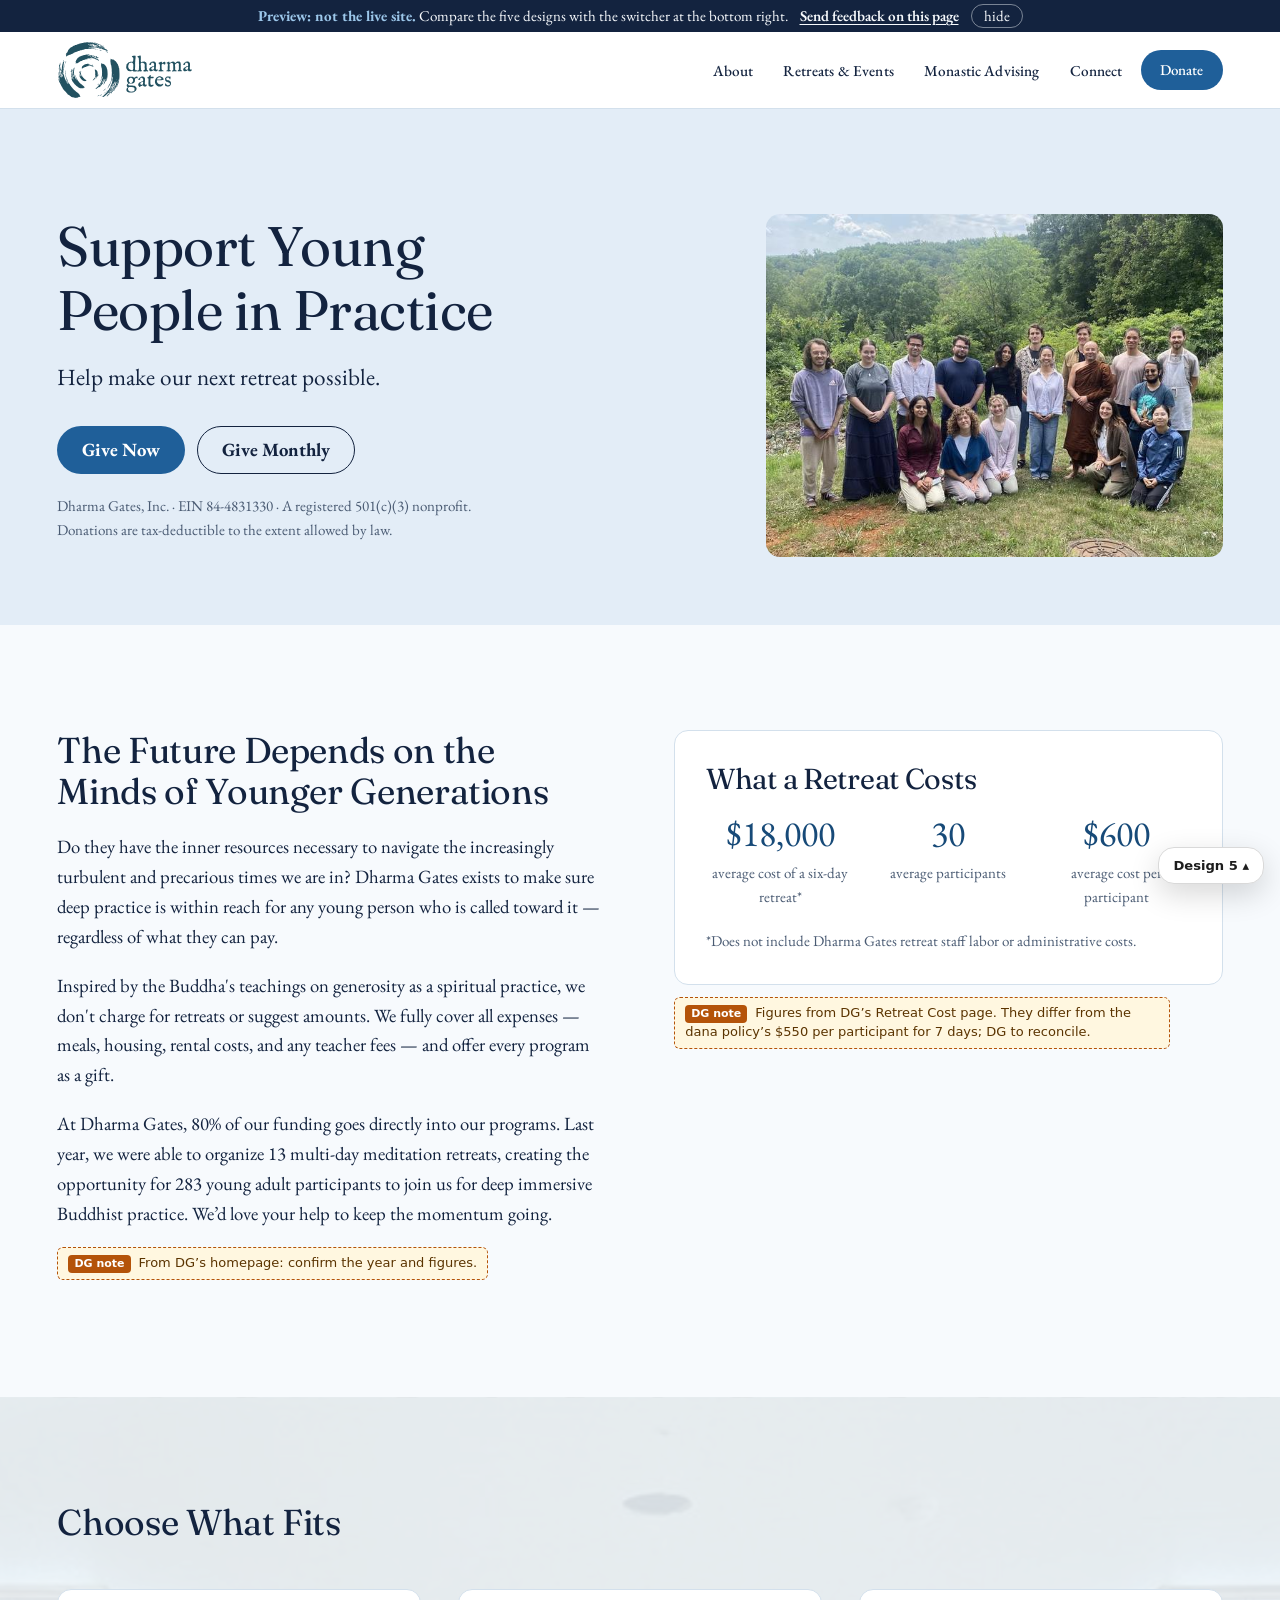
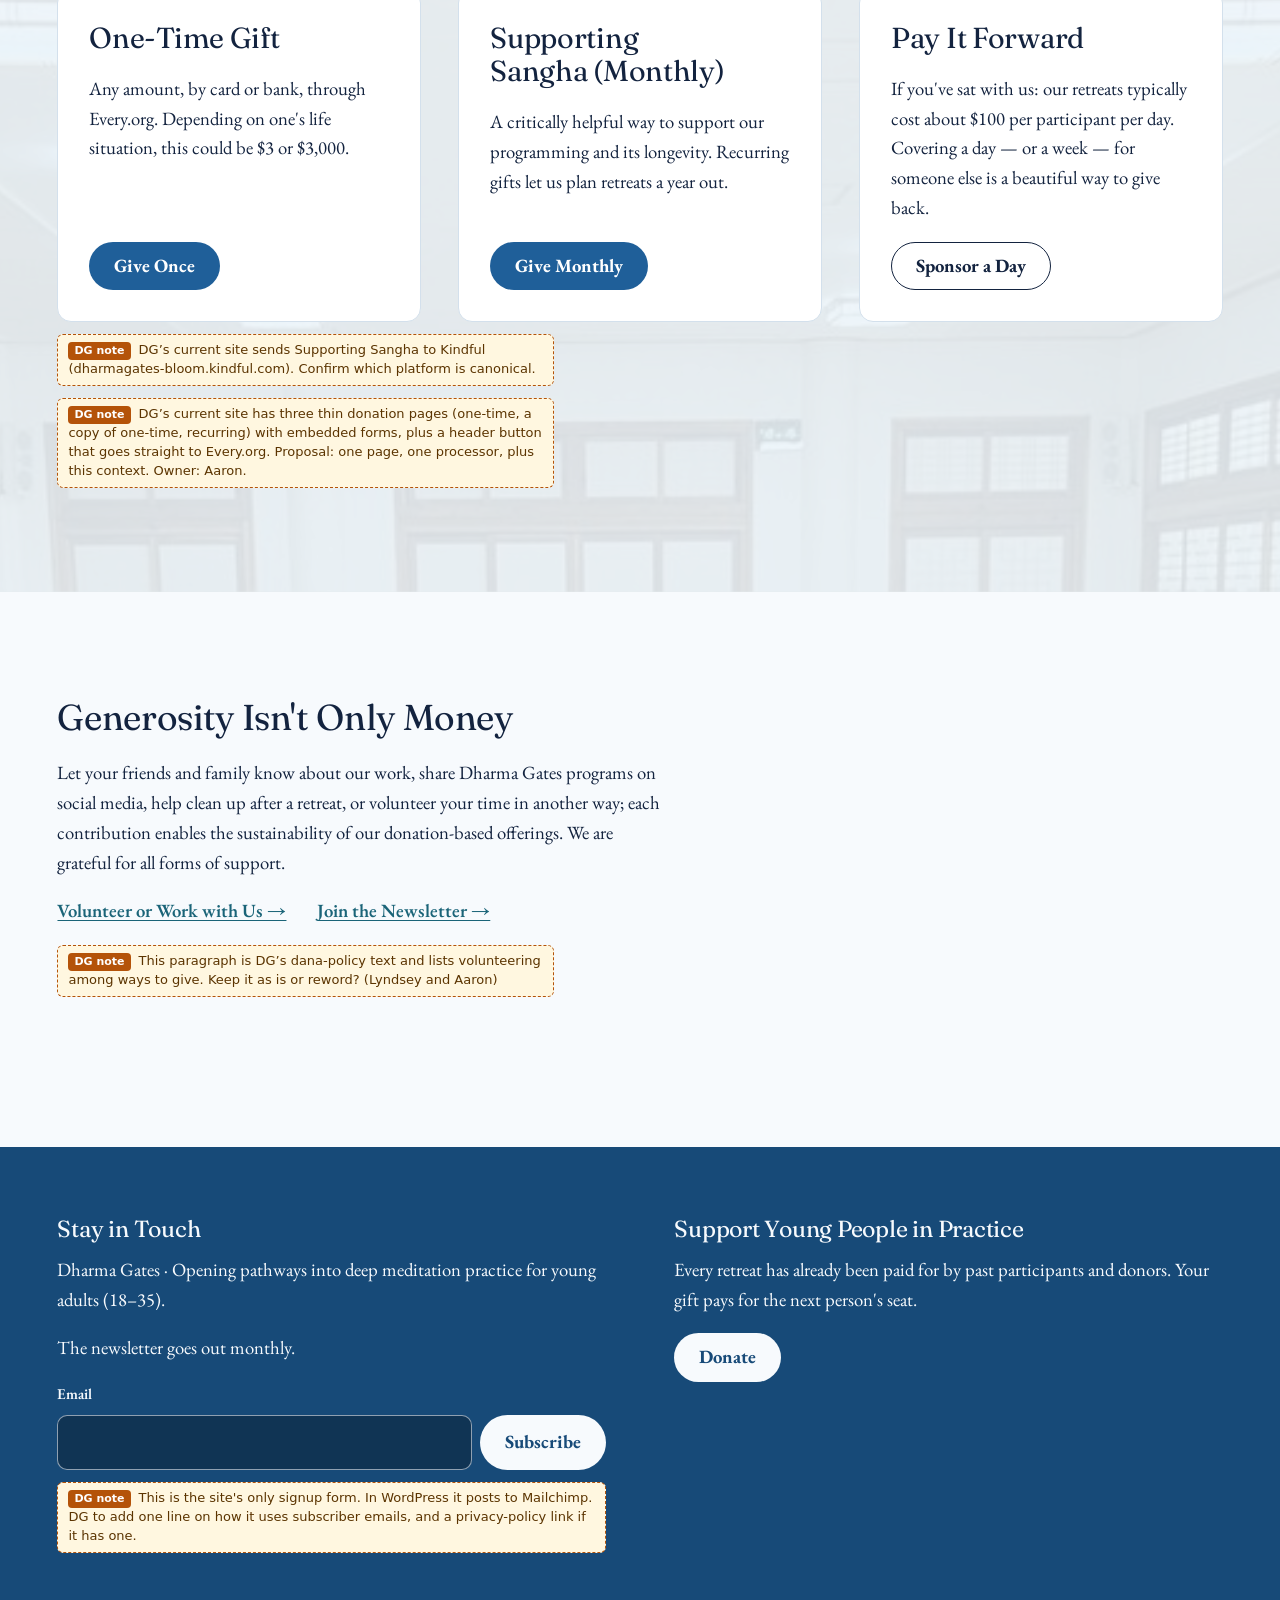
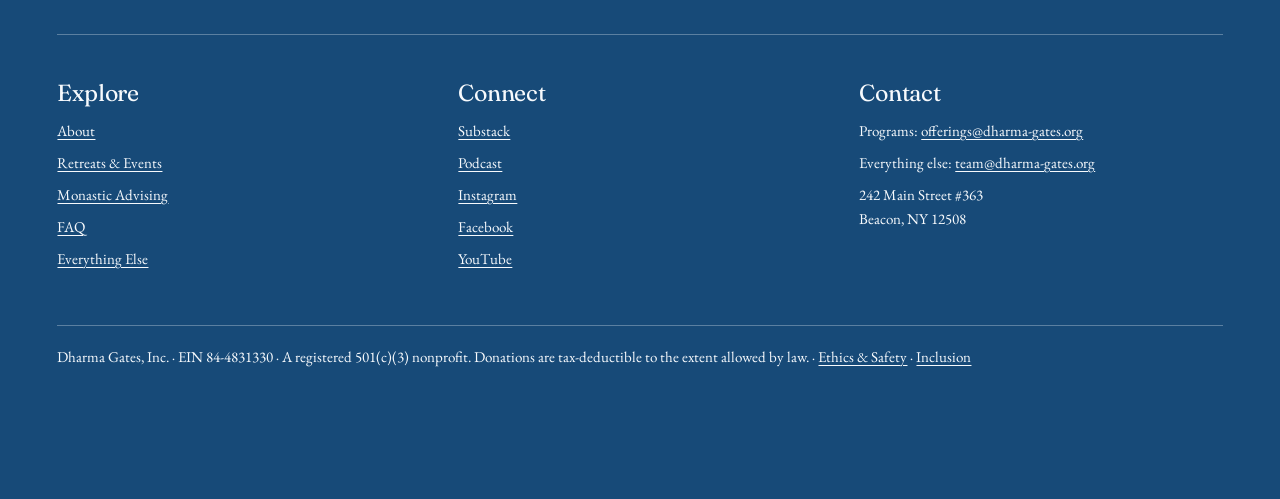
<file: donate.html>
<!doctype html>
<html lang="en">
<head>
<meta charset="utf-8">
<meta name="viewport" content="width=device-width, initial-scale=1">
<meta name="robots" content="noindex, nofollow">
<meta name="dg-preview" content="1">
<title>Donate — Dharma Gates</title>
<meta name="description" content="Support young people in practice. Every Dharma Gates retreat is offered as a gift; your donation makes the next one possible.">
<link rel="preconnect" href="https://fonts.googleapis.com">
<link href="https://fonts.googleapis.com/css2?family=Fraunces:opsz,wght@9..144,400;9..144,500&family=Inter:wght@400;500;600&display=swap" rel="stylesheet">
<link data-my-edits="fonts" href="https://fonts.googleapis.com/css2?family=EB%20Garamond:wght@400;500;600;700;800&family=IM%20Fell%20English:wght@400&display=swap" rel="stylesheet">
<link rel="stylesheet" href="assets/site.css">
<!-- before the first paint: the design version, switcher states and the colors and fonts from "my edits", so nothing flashes -->
<script src="assets/boot.js"></script>
</head>
<body data-page="donate.html" data-nav="a">
<main id="main">

<section class="page-head has-photo">
  <div class="wrap">
    <div>
      <h1 data-edit="donate.head.title">Support Young People in Practice</h1>
      <p data-edit="donate.head.lead" class="lead">Help make our next retreat possible.</p>
      <div class="cta-row">
        <a data-edit="donate.head.button.1" class="btn" href="https://www.every.org/dharma-gates-inc#/donate/card" rel="noopener">Give Now</a>
        <a data-edit="donate.head.button.2" class="btn ghost" href="#ways-to-give">Give Monthly</a>
      </div>
      <p data-edit="donate.head.body" class="small-print">Dharma Gates, Inc. · EIN 84-4831330 · A registered 501(c)(3) nonprofit. Donations are tax-deductible to the extent allowed by law.</p>
    </div>
    <figure data-photo-slot="donate.head" data-aspect-desktop="467/350" data-aspect-phone="4/3" class="frame" style="--focus: 50% 47%"><img src="assets/img/group-hillside-1280.jpg" srcset="assets/img/group-hillside-640.jpg 640w, assets/img/group-hillside-1280.jpg 1280w, assets/img/group-hillside.jpg 2000w" sizes="(min-width: 1024px) 474px, 100vw" width="1280" height="960" fetchpriority="high" alt="A group of retreat participants and a monk gathered on a green hillside"></figure>
  </div>
</section>

<section id="why">
  <div class="wrap two">
    <div>
      <h2 data-edit="donate.why.title">The Future Depends on the Minds of Younger Generations</h2>
      <p data-edit="donate.why.body.1">Do they have the inner resources necessary to navigate the increasingly turbulent and precarious times we are in? Dharma Gates exists to make sure deep practice is within reach for any young person who is called toward it — regardless of what they can pay.</p>
      <p data-edit="donate.why.body.2">Inspired by the Buddha's teachings on generosity as a spiritual practice, we don't charge for retreats or suggest amounts. We fully cover all expenses — meals, housing, rental costs, and any teacher fees — and offer every program as a gift.</p>
      <p data-edit="donate.why.body.3">At Dharma Gates, 80% of our funding goes directly into our programs. Last year, we were able to organize 13 multi-day meditation retreats, creating the opportunity for 283 young adult participants to join us for deep immersive Buddhist practice. We’d love your help to keep the momentum going.</p>
      <p class="dg-note">From DG’s homepage: confirm the year and figures.</p>
    </div>
    <div>
      <div class="card">
        <h3 data-edit="donate.why.card.1.title">What a Retreat Costs</h3>
        <div class="stats small">
          <div class="stat"><b data-edit="donate.why.card.1.1.number">$18,000</b><span data-edit="donate.why.card.1.1.label">average cost of a six-day retreat*</span></div>
          <div class="stat"><b data-edit="donate.why.card.1.2.number">30</b><span data-edit="donate.why.card.1.2.label">average participants</span></div>
          <div class="stat"><b data-edit="donate.why.card.1.3.number">$600</b><span data-edit="donate.why.card.1.3.label">average cost per participant</span></div>
        </div>
        <p data-edit="donate.why.card.1.body" class="small-print">*Does not include Dharma Gates retreat staff labor or administrative costs.</p>
      </div>
      <p class="dg-note">Figures from DG’s Retreat Cost page. They differ from the dana policy’s $550 per participant for 7 days; DG to reconcile.</p>
    </div>
  </div>
</section>

<section data-photo-slot="donate.ways-to-give.bg" data-aspect-desktop="1440/850" data-aspect-phone="390/1331" data-photo-kind="background" class="alt bg-hall" id="ways-to-give">
  <div class="wrap">
    <h2 data-edit="donate.ways-to-give.title">Choose What Fits</h2>
    <div class="grid cols-3">
      <div class="card"><h3 data-edit="donate.ways-to-give.card.1.title">One-Time Gift</h3><p data-edit="donate.ways-to-give.card.1.body">Any amount, by card or bank, through Every.org. Depending on one's life situation, this could be $3 or $3,000.</p><a data-edit="donate.ways-to-give.card.1.button" class="btn" href="https://www.every.org/dharma-gates-inc#/donate/card" rel="noopener">Give Once</a></div>
      <div class="card"><h3 data-edit="donate.ways-to-give.card.2.title">Supporting Sangha (Monthly)</h3><p data-edit="donate.ways-to-give.card.2.body">A critically helpful way to support our programming and its longevity. Recurring gifts let us plan retreats a year out.</p><a data-edit="donate.ways-to-give.card.2.button" class="btn" href="https://www.every.org/dharma-gates-inc#/donate/card" rel="noopener">Give Monthly</a></div>
      <div class="card"><h3 data-edit="donate.ways-to-give.card.3.title">Pay It Forward</h3><p data-edit="donate.ways-to-give.card.3.body">If you've sat with us: our retreats typically cost about $100 per participant per day. Covering a day — or a week — for someone else is a beautiful way to give back.</p><a data-edit="donate.ways-to-give.card.3.button" class="btn ghost" href="https://www.every.org/dharma-gates-inc#/donate/card" rel="noopener">Sponsor a Day</a></div>
    </div>
    <p class="dg-note">DG’s current site sends Supporting Sangha to Kindful (dharmagates-bloom.kindful.com). Confirm which platform is canonical.</p>
    <p class="dg-note">DG’s current site has three thin donation pages (one-time, a copy of one-time, recurring) with embedded forms, plus a header button that goes straight to Every.org. Proposal: one page, one processor, plus this context. Owner: Aaron.</p>
  </div>
</section>

<section id="other-ways">
  <div class="wrap">
    <h2 data-edit="donate.other-ways.title">Generosity Isn't Only Money</h2>
    <p data-edit="donate.other-ways.body">Let your friends and family know about our work, share Dharma Gates programs on social media, help clean up after a retreat, or volunteer your time in another way; each contribution enables the sustainability of our donation-based offerings. We are grateful for all forms of support.</p>
    <p class="link-pair"><a data-edit="donate.other-ways.link.1" class="more-link" href="retreats.html#join-our-retreat-team">Volunteer or Work with Us →</a><a data-edit="donate.other-ways.link.2" class="more-link" href="#footer-signup">Join the Newsletter →</a></p>
    <p class="dg-note">This paragraph is DG’s dana-policy text and lists volunteering among ways to give. Keep it as is or reword? (Lyndsey and Aaron)</p>
  </div>
</section>

</main>
<script src="assets/site.js"></script>
</body>
</html>
</file>
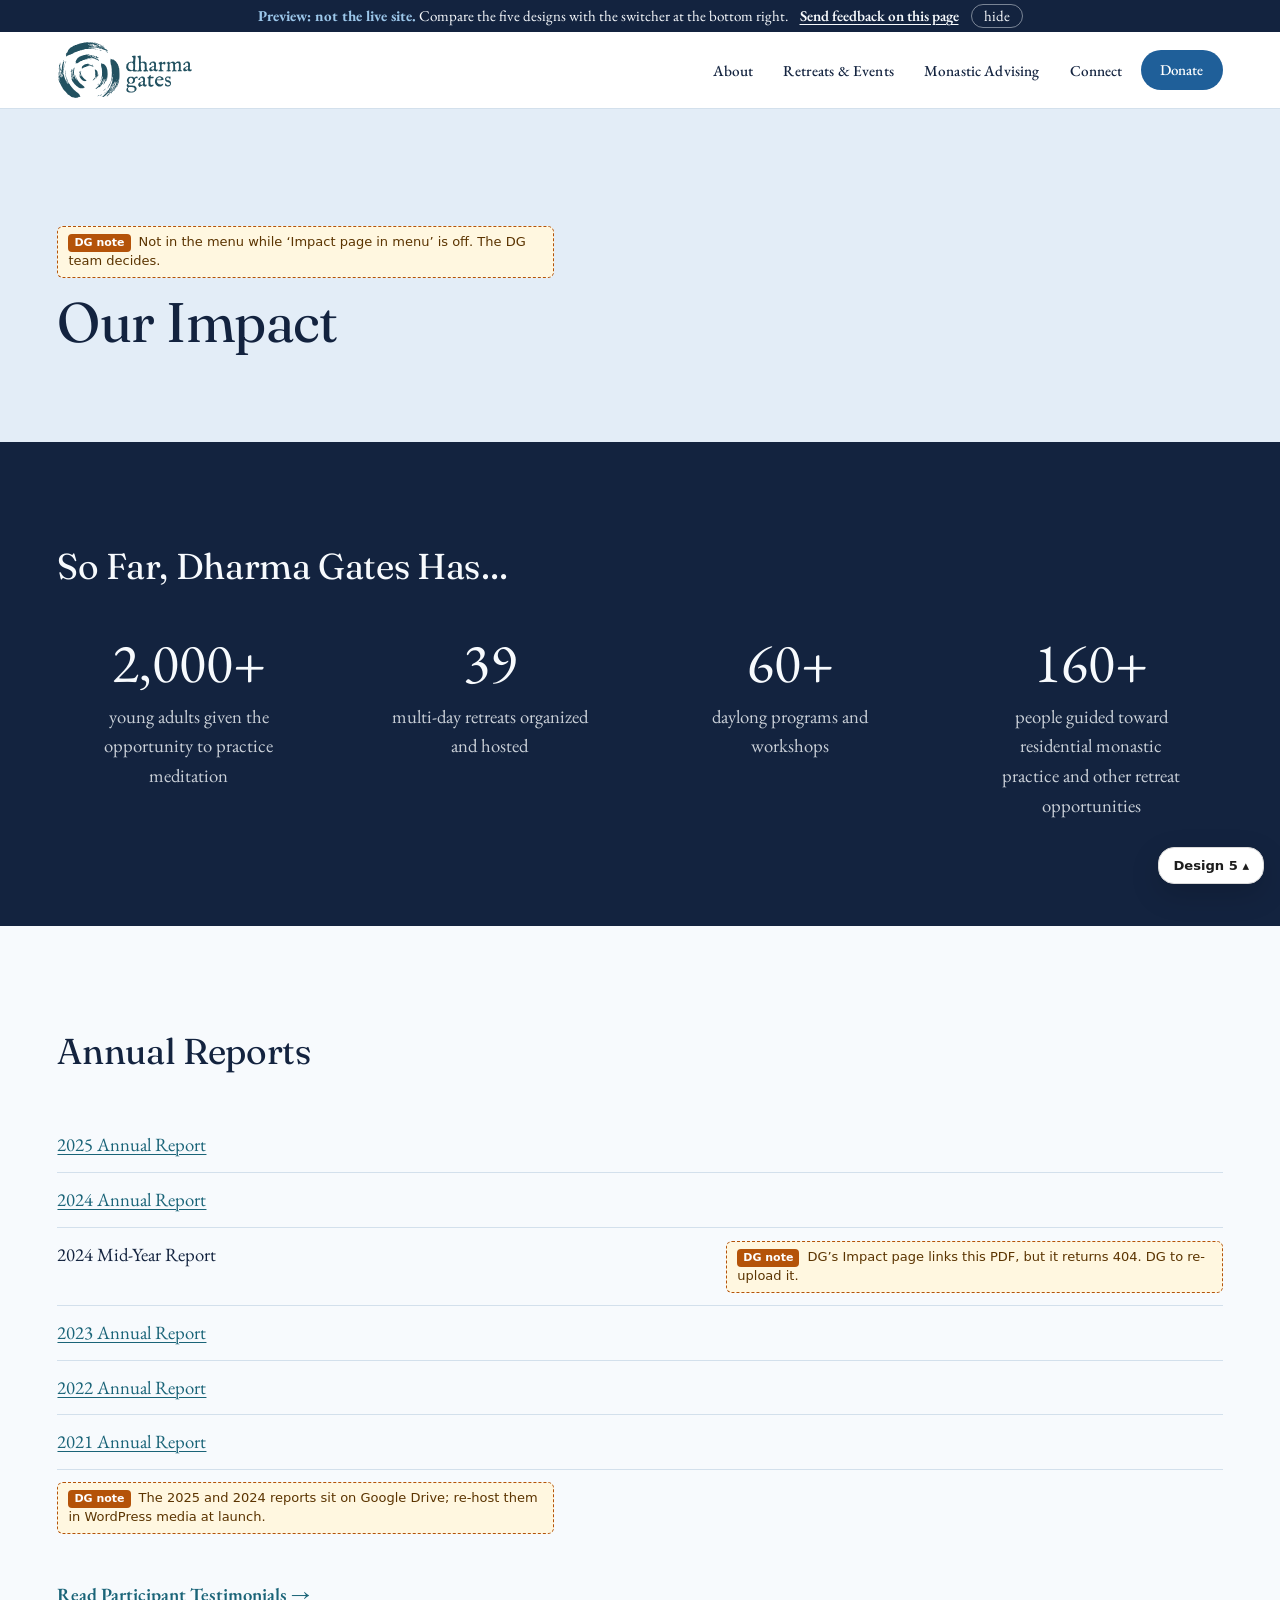
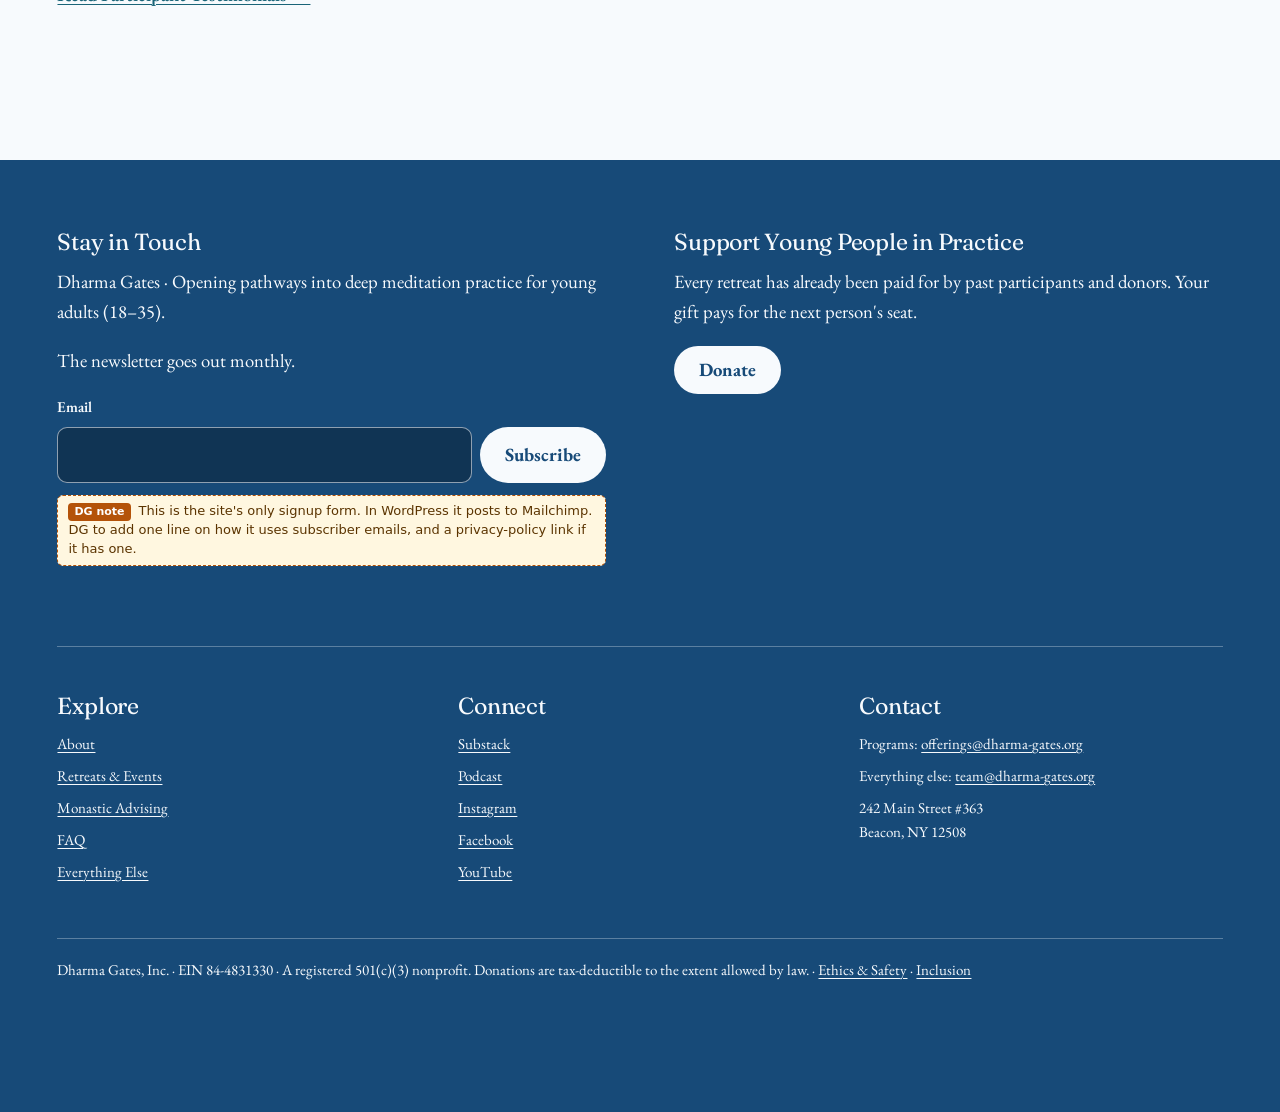
<file: impact.html>
<!doctype html>
<html lang="en">
<head>
<meta charset="utf-8">
<meta name="viewport" content="width=device-width, initial-scale=1">
<meta name="robots" content="noindex, nofollow">
<meta name="dg-preview" content="1">
<title>Our Impact — Dharma Gates</title>
<meta name="description" content="What Dharma Gates has done so far, in numbers, and its annual reports.">
<link rel="preconnect" href="https://fonts.googleapis.com">
<link href="https://fonts.googleapis.com/css2?family=Fraunces:opsz,wght@9..144,400;9..144,500&family=Inter:wght@400;500;600&display=swap" rel="stylesheet">
<link data-my-edits="fonts" href="https://fonts.googleapis.com/css2?family=EB%20Garamond:wght@400;500;600;700;800&family=IM%20Fell%20English:wght@400&display=swap" rel="stylesheet">
<link rel="stylesheet" href="assets/site.css">
<!-- before the first paint: the design version, switcher states and the colors and fonts from "my edits", so nothing flashes -->
<script src="assets/boot.js"></script>
</head>
<body data-page="impact.html" data-nav="a">
<main id="main">

<!-- Optional page (R12, DECISIONS #64 open): the "Impact page in menu" switch adds it to Nav A, Nav B, the footer and
     Home. The page itself always opens directly. -->
<section class="page-head">
  <div class="wrap">
    <div>
      <p class="dg-note" data-impact-off-only>Not in the menu while ‘Impact page in menu’ is off. The DG team decides.</p>
      <h1 data-edit="impact.head.title">Our Impact</h1>
    </div>
  </div>
</section>

<section id="numbers" class="dark">
  <div class="wrap">
    <h2 data-edit="impact.numbers.title">So Far, Dharma Gates Has…</h2>
    <div class="stats">
      <div class="stat"><b data-edit="impact.numbers.1.number" data-count>2,000+</b><span data-edit="impact.numbers.1.label">young adults given the opportunity to practice meditation</span></div>
      <div class="stat"><b data-edit="impact.numbers.2.number" data-count>39</b><span data-edit="impact.numbers.2.label">multi-day retreats organized and hosted</span></div>
      <div class="stat"><b data-edit="impact.numbers.3.number" data-count>60+</b><span data-edit="impact.numbers.3.label">daylong programs and workshops</span></div>
      <div class="stat"><b data-edit="impact.numbers.4.number" data-count>160+</b><span data-edit="impact.numbers.4.label">people guided toward residential monastic practice and other retreat opportunities</span></div>
    </div>
  </div>
</section>

<section id="reports">
  <div class="wrap">
    <h2 data-edit="impact.reports.title">Annual Reports</h2>
    <ul class="linklist">
      <li><a data-edit="impact.reports.link.1" href="https://drive.google.com/file/d/1kafeKZ0UKrEHHXqKRH3snNZaPnFQyqST/view?usp=sharing" rel="noopener">2025 Annual Report</a></li>
      <li><a data-edit="impact.reports.link.2" href="https://drive.google.com/file/d/1GX69w4Qt0KIaJX5KKvr9cdWgMzz3DVQG/view?usp=drive_link" rel="noopener">2024 Annual Report</a></li>
      <li><span data-edit="impact.reports.list">2024 Mid-Year Report</span><span class="dg-note">DG’s Impact page links this PDF, but it returns 404. DG to re-upload it.</span></li>
      <li><a data-edit="impact.reports.link.3" href="https://www.dharma-gates.org/s/Dharma-Gates-2023-Annual-Report.pdf" rel="noopener">2023 Annual Report</a></li>
      <li><a data-edit="impact.reports.link.4" href="https://www.dharma-gates.org/s/2022-Annual-Reportpptx.pdf" rel="noopener">2022 Annual Report</a></li>
      <li><a data-edit="impact.reports.link.5" href="https://www.dharma-gates.org/s/DG-2021-Annual-Report.pdf" rel="noopener">2021 Annual Report</a></li>
    </ul>
    <p class="dg-note">The 2025 and 2024 reports sit on Google Drive; re-host them in WordPress media at launch.</p>
    <p class="more-link-row"><a data-edit="impact.reports.link.6" class="more-link" href="https://www.dharma-gates.org/testimonials" rel="noopener">Read Participant Testimonials →</a></p>
  </div>
</section>

</main>
<script src="assets/site.js"></script>
</body>
</html>
</file>
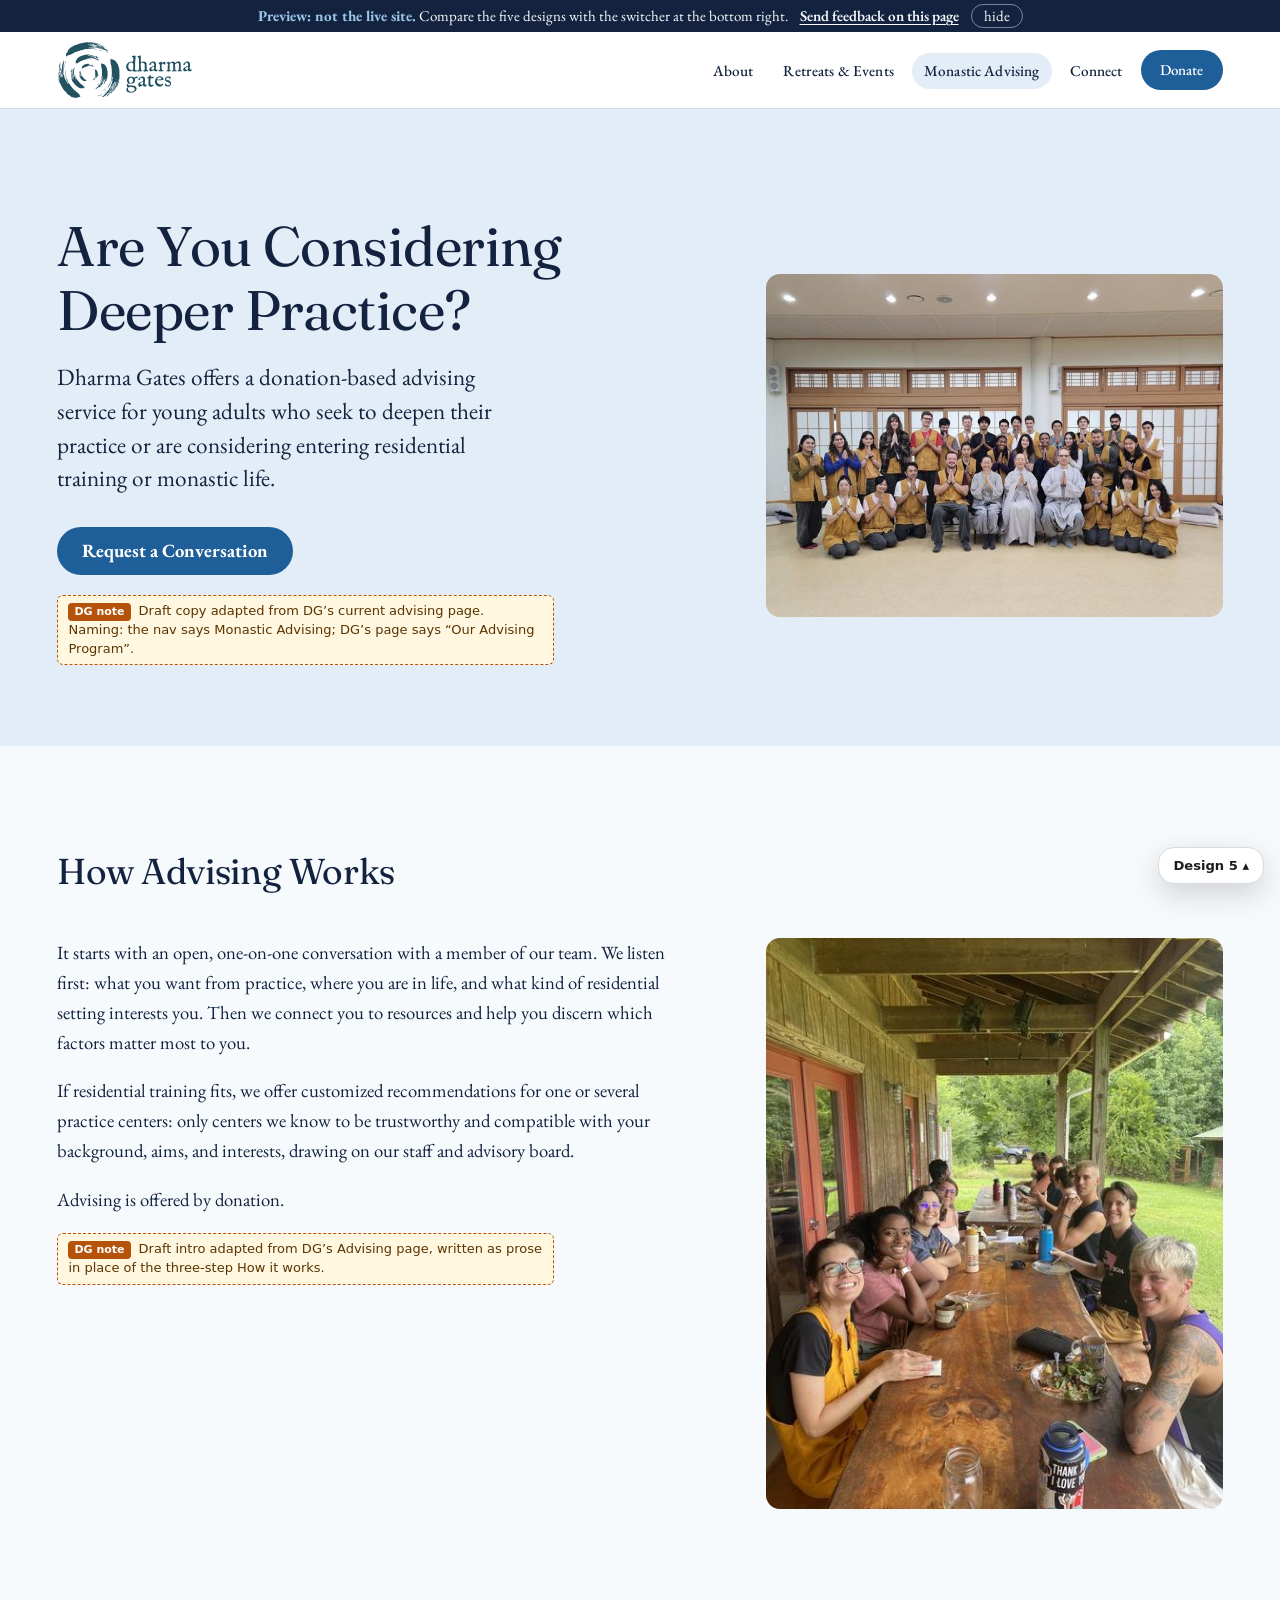
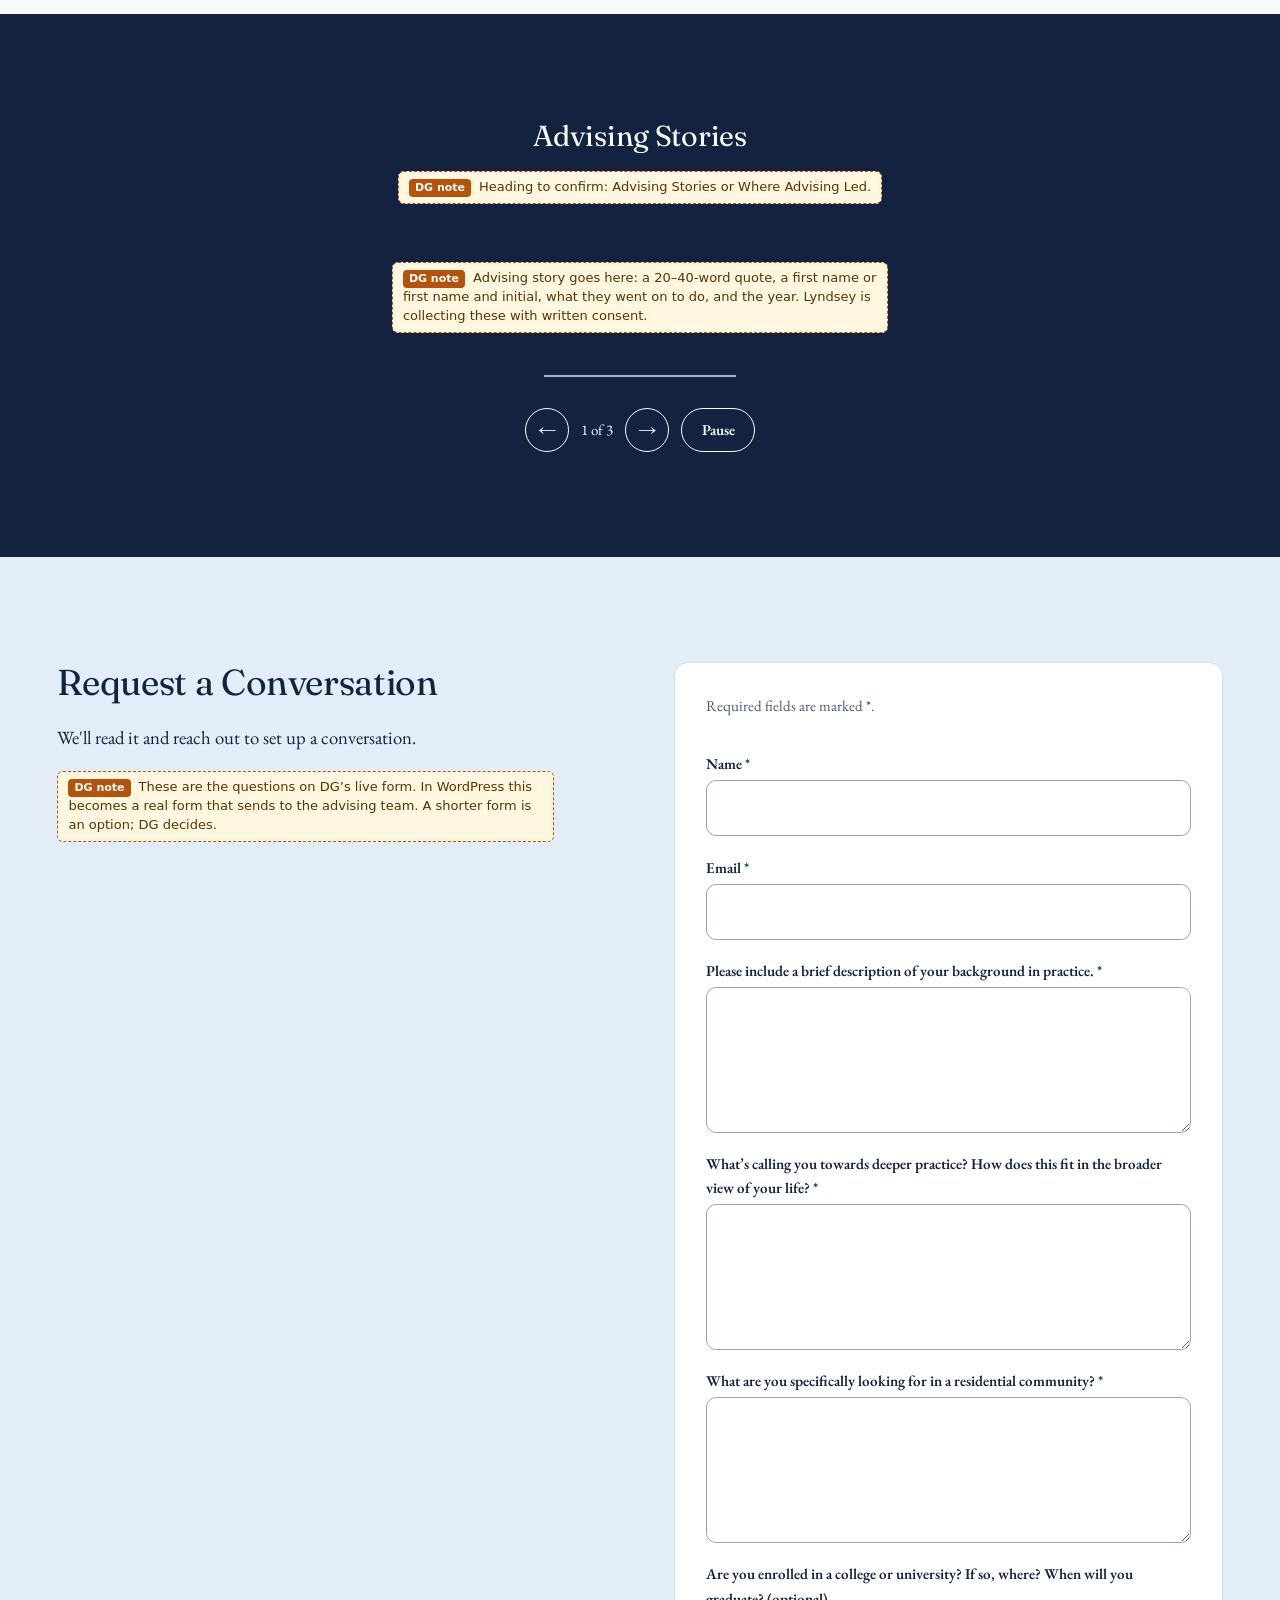
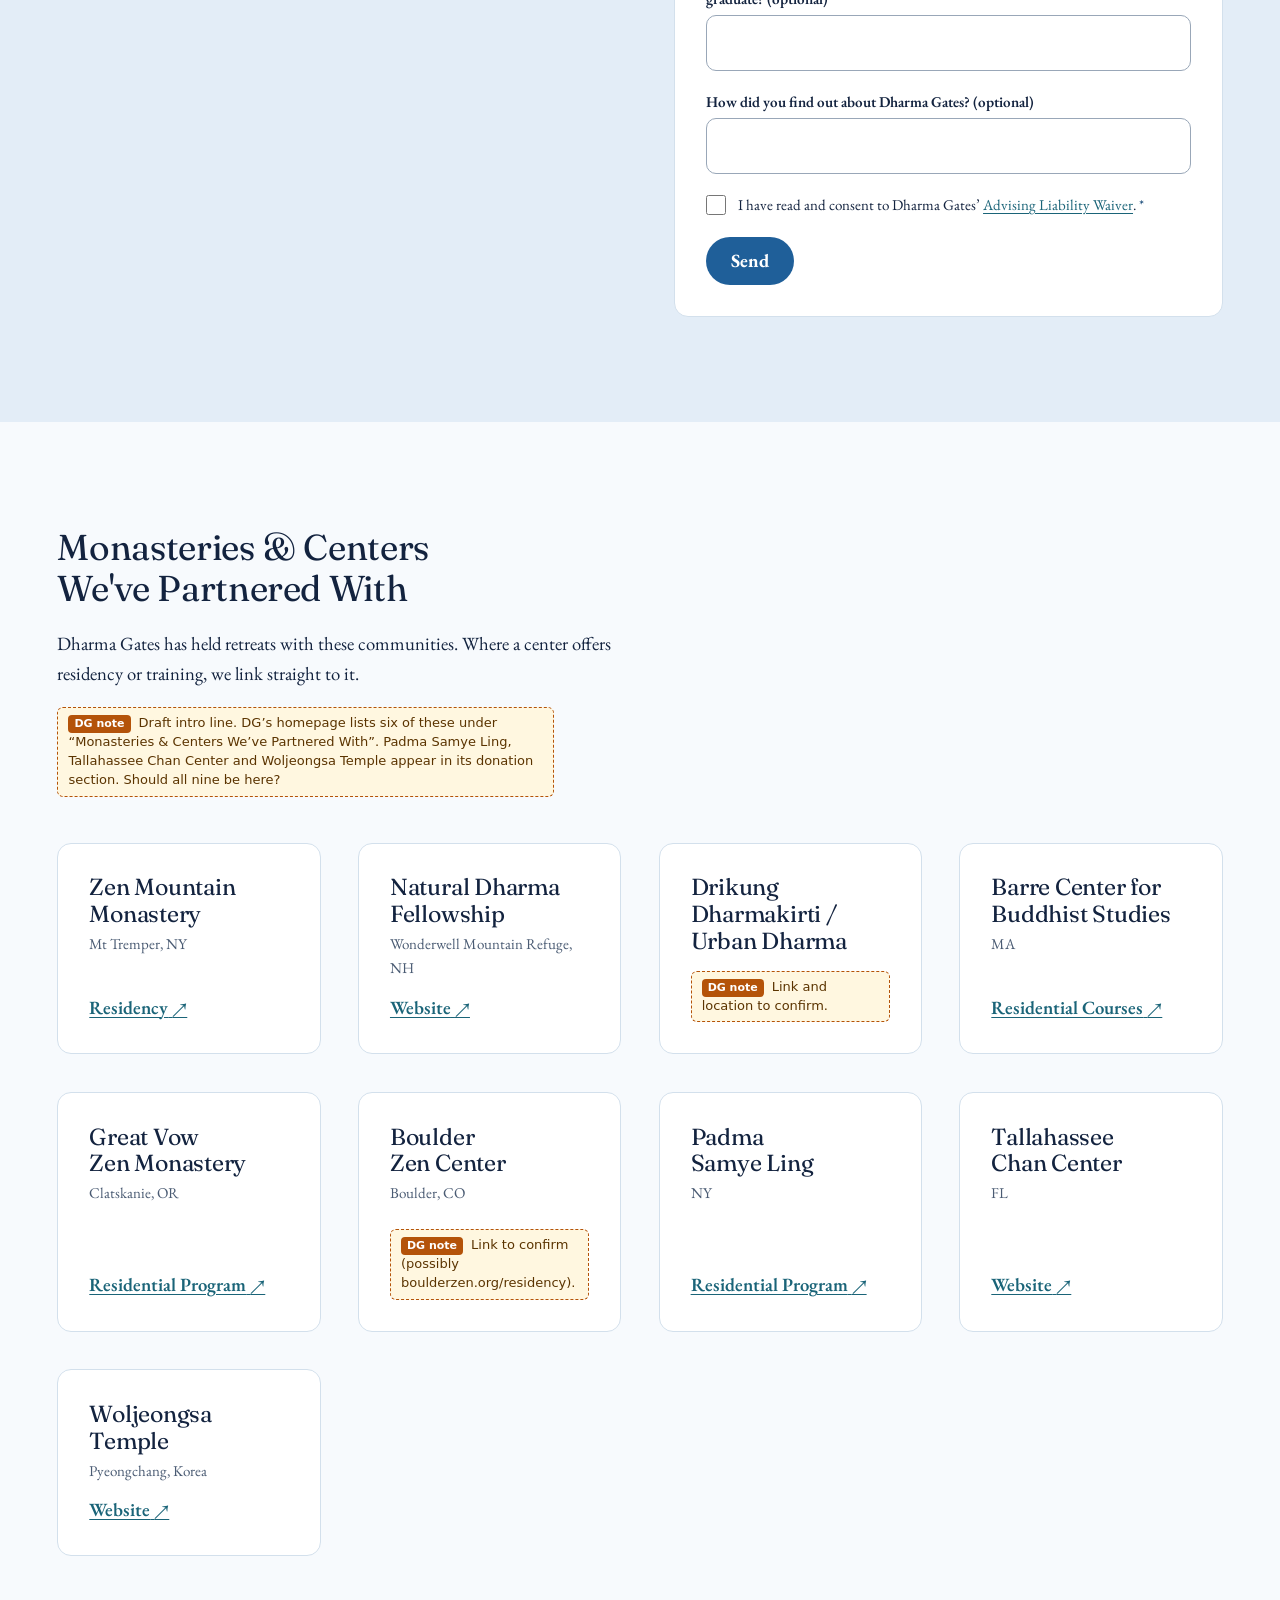
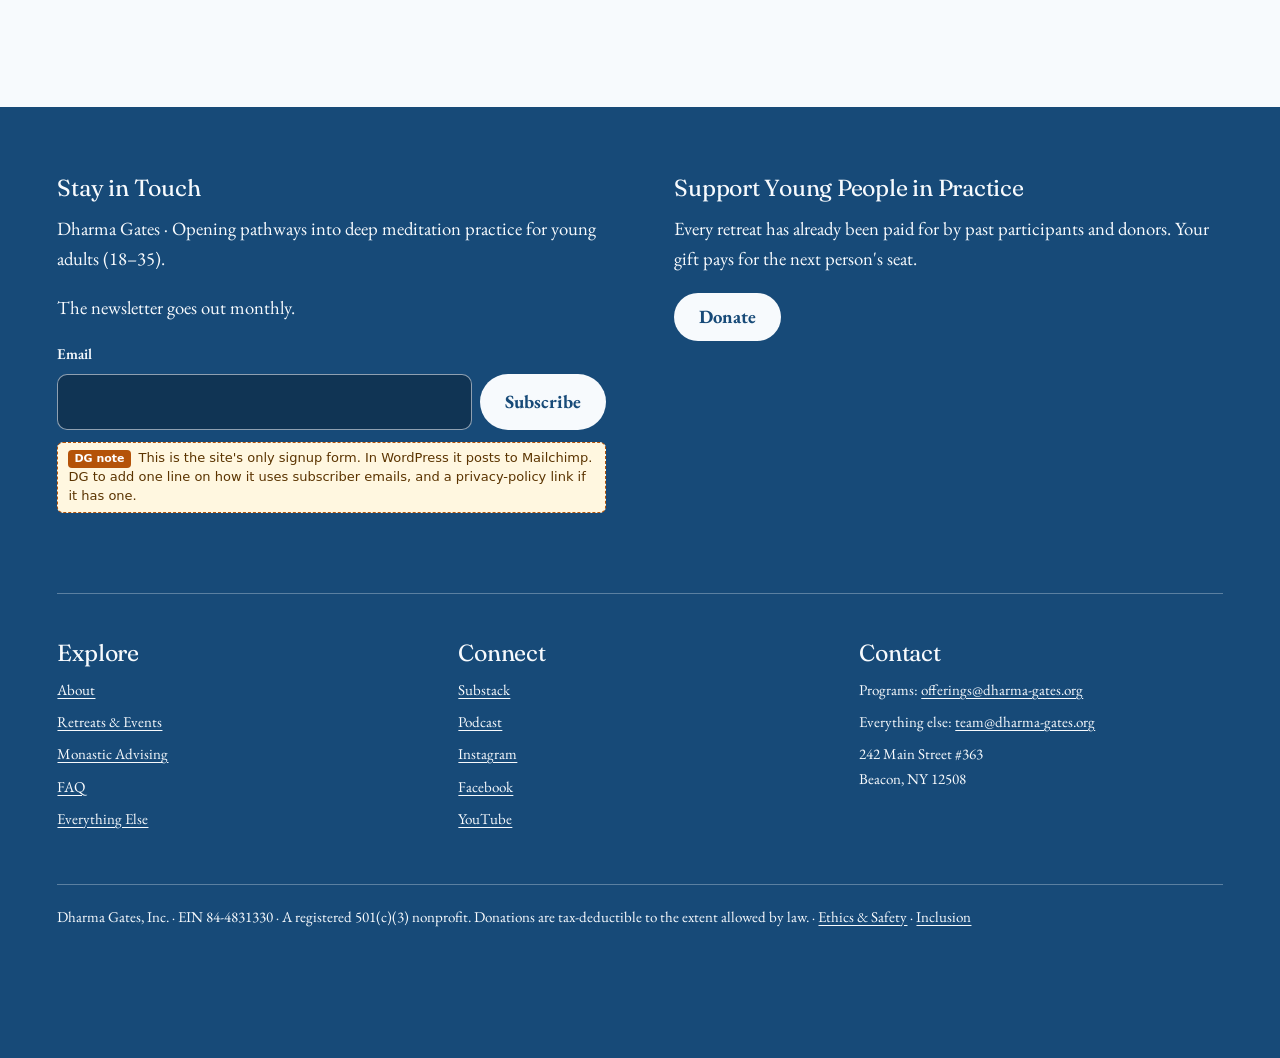
<file: monastic-advising.html>
<!doctype html>
<html lang="en">
<head>
<meta charset="utf-8">
<meta name="viewport" content="width=device-width, initial-scale=1">
<meta name="robots" content="noindex, nofollow">
<meta name="dg-preview" content="1">
<title>Monastic Advising — Dharma Gates</title>
<meta name="description" content="Dharma Gates' donation-based advising service connects people considering deeper practice, residential training, or monastic life with trustworthy Buddhist practice centers.">
<link rel="preconnect" href="https://fonts.googleapis.com">
<link href="https://fonts.googleapis.com/css2?family=Fraunces:opsz,wght@9..144,400;9..144,500&family=Inter:wght@400;500;600&display=swap" rel="stylesheet">
<link data-my-edits="fonts" href="https://fonts.googleapis.com/css2?family=EB%20Garamond:wght@400;500;600;700;800&family=IM%20Fell%20English:wght@400&display=swap" rel="stylesheet">
<link rel="stylesheet" href="assets/site.css">
<!-- before the first paint: the design version, switcher states and the colors and fonts from "my edits", so nothing flashes -->
<script src="assets/boot.js"></script>
</head>
<body data-page="monastic-advising.html" data-nav="a">
<main id="main">

<!-- Rebuilt in the 10/22 call's order (R17): intro, advising stories, the interest form, then the partner centers -->
<section class="page-head has-photo">
  <div class="wrap">
    <div>
      <h1 data-edit="advising.head.title">Are You Considering Deeper Practice?</h1>
      <p data-edit="advising.head.lead" class="lead">Dharma Gates offers a donation-based advising service for young adults who seek to deepen their practice or are considering entering residential training or monastic life.</p>
      <div class="cta-row"><a data-edit="advising.head.button" class="btn" href="#interest">Request a Conversation</a></div>
      <p class="dg-note">Draft copy adapted from DG’s current advising page. Naming: the nav says Monastic Advising; DG’s page says “Our Advising Program”.</p>
    </div>
    <figure data-photo-slot="advising.head" data-aspect-desktop="467/350" data-aspect-phone="4/3" class="frame" style="--focus: 50% 55%"><img src="assets/img/group-hall-monastics-1280.jpg" srcset="assets/img/group-hall-monastics-640.jpg 640w, assets/img/group-hall-monastics-1280.jpg 1280w, assets/img/group-hall-monastics.jpg 2000w" sizes="(min-width: 1024px) 474px, 100vw" width="1280" height="960" fetchpriority="high" alt="Retreat participants with palms joined beside monastic teachers in a meditation hall"></figure>
  </div>
</section>

<section id="how">
  <div class="wrap">
    <h2 data-edit="advising.how.title">How Advising Works</h2>
    <div class="split">
      <div>
        <p data-edit="advising.how.body.1">It starts with an open, one-on-one conversation with a member of our team. We listen first: what you want from practice, where you are in life, and what kind of residential setting interests you. Then we connect you to resources and help you discern which factors matter most to you.</p>
        <p data-edit="advising.how.body.2">If residential training fits, we offer customized recommendations for one or several practice centers: only centers we know to be trustworthy and compatible with your background, aims, and interests, drawing on our staff and advisory board.</p>
        <p data-edit="advising.how.body.3">Advising is offered by donation.</p>
        <p class="dg-note">Draft intro adapted from DG’s Advising page, written as prose in place of the three-step How it works.</p>
      </div>
      <figure data-photo-slot="advising.how" data-aspect-desktop="467/583" data-aspect-phone="348/434" class="frame" style="--frame: 4/5; --focus: 50% 52%"><img src="assets/img/porch-table-1280.jpg" srcset="assets/img/porch-table-640.jpg 480w, assets/img/porch-table-1280.jpg 960w, assets/img/porch-table.jpg 1500w" sizes="(min-width: 1024px) 474px, 100vw" width="960" height="1280" loading="lazy" alt="Retreat participants smiling around a long table on a covered porch"></figure>
    </div>
  </div>
</section>

<!-- ADVISING STORIES · the same carousel as Home. Every slide is a placeholder until DG has stories with consent, so
     with "Show DG notes" off this band hides. Never write a quote here. -->
<section id="stories" class="dark stories" data-notes-only>
  <div class="wrap">
    <h2 data-edit="advising.stories.title">Advising Stories</h2>
    <p class="dg-note">Heading to confirm: Advising Stories or Where Advising Led.</p>
    <div data-placement="advising" class="carousel" data-carousel role="region" aria-roledescription="carousel" aria-label="Advising stories">
      <div class="track" aria-live="polite">
        <div class="slide on"><p class="dg-note">Advising story goes here: a 20–40-word quote, a first name or first name and initial, what they went on to do, and the year. Lyndsey is collecting these with written consent.</p></div>
        <div class="slide"><p class="dg-note">Advising story goes here: a 20–40-word quote, a first name or first name and initial, what they went on to do, and the year. Lyndsey is collecting these with written consent.</p></div>
        <div class="slide"><p class="dg-note">Advising story goes here: a 20–40-word quote, a first name or first name and initial, what they went on to do, and the year. Lyndsey is collecting these with written consent.</p></div>
      </div>
      <div class="progress" aria-hidden="true"><span></span></div>
      <div class="ctrls"><button type="button" data-prev aria-label="Previous story">←</button><span data-counter>1 of 3</span><button type="button" data-next aria-label="Next story">→</button></div>
    </div>
  </div>
</section>

<section id="interest" class="alt">
  <div class="wrap two">
    <div>
      <h2 data-edit="advising.interest.title">Request a Conversation</h2>
      <p data-edit="advising.interest.body">We'll read it and reach out to set up a conversation.</p>
      <p class="dg-note">These are the questions on DG’s live form. In WordPress this becomes a real form that sends to the advising team. A shorter form is an option; DG decides.</p>
    </div>
    <form class="stack card" data-stub="advising" data-success="Thank you for your inquiry! Somebody from our team will be in touch with you shortly.">
      <p class="small-print"><span data-edit="advising.interest.form.body">Required fields are marked</span> <span class="req" aria-hidden="true">*</span><span class="visually-hidden">as required</span>.</p>
      <div class="field"><label for="adv-name"><span data-edit="advising.interest.form.name.label">Name</span> <span class="req" aria-hidden="true">*</span></label><input id="adv-name" name="name" type="text" autocomplete="name" required></div>
      <div class="field"><label for="adv-email"><span data-edit="advising.interest.form.email.label">Email</span> <span class="req" aria-hidden="true">*</span></label><input id="adv-email" name="email" type="email" autocomplete="email" required></div>
      <div class="field"><label for="adv-background"><span data-edit="advising.interest.form.background.label">Please include a brief description of your background in practice.</span> <span class="req" aria-hidden="true">*</span></label><textarea id="adv-background" name="background" rows="4" required></textarea></div>
      <div class="field"><label for="adv-calling"><span data-edit="advising.interest.form.calling.label">What’s calling you towards deeper practice? How does this fit in the broader view of your life?</span> <span class="req" aria-hidden="true">*</span></label><textarea id="adv-calling" name="calling" rows="4" required></textarea></div>
      <div class="field"><label for="adv-community"><span data-edit="advising.interest.form.community.label">What are you specifically looking for in a residential community?</span> <span class="req" aria-hidden="true">*</span></label><textarea id="adv-community" name="community" rows="4" required></textarea></div>
      <div class="field"><label data-edit="advising.interest.form.college.label" for="adv-college">Are you enrolled in a college or university? If so, where? When will you graduate? (optional)</label><input id="adv-college" name="college" type="text"></div>
      <div class="field"><label data-edit="advising.interest.form.source.label" for="adv-source">How did you find out about Dharma Gates? (optional)</label><input id="adv-source" name="source" type="text"></div>
      <div class="check"><input id="adv-waiver" name="waiver" type="checkbox" required><label for="adv-waiver"><span data-edit="advising.interest.form.waiver.label.1">I have read and consent to Dharma Gates’</span> <a data-edit="advising.interest.form.waiver.label.2" href="https://www.dharma-gates.org/dg-advising-liability-waiver" rel="noopener">Advising Liability Waiver</a>. <span class="req" aria-hidden="true">*</span></label></div>
      <button data-edit="advising.interest.form.button" class="btn" type="submit">Send</button>
      <div class="form-status" role="status"></div>
    </form>
  </div>
</section>

<section id="partners">
  <div class="wrap">
    <h2 data-edit="advising.partners.title">Monasteries &amp; Centers We've Partnered With</h2>
    <p data-edit="advising.partners.body.1">Dharma Gates has held retreats with these communities. Where a center offers residency or training, we link straight to it.</p>
    <p class="dg-note">Draft intro line. DG’s homepage lists six of these under “Monasteries &amp; Centers We’ve Partnered With”. Padma Samye Ling, Tallahassee Chan Center and Woljeongsa Temple appear in its donation section. Should all nine be here?</p>
    <div class="partners">
      <div class="card"><h3 data-edit="advising.partners.card.1.title">Zen Mountain Monastery</h3><p data-edit="advising.partners.card.1.place" class="place">Mt Tremper, NY</p><a href="https://zmm.org/about-zmm-residency/" rel="noopener"><span data-edit="advising.partners.card.1.link">Residency</span><span class="visually-hidden"> at Zen Mountain Monastery</span> <span aria-hidden="true">↗</span></a></div>
      <div class="card"><h3 data-edit="advising.partners.card.2.title">Natural Dharma Fellowship</h3><p data-edit="advising.partners.card.2.place" class="place">Wonderwell Mountain Refuge, NH</p><a href="https://naturaldharma.org/" rel="noopener"><span data-edit="advising.partners.card.2.link">Website</span><span class="visually-hidden">: Natural Dharma Fellowship</span> <span aria-hidden="true">↗</span></a></div>
      <div class="card"><h3 data-edit="advising.partners.card.3.title">Drikung Dharmakirti / Urban Dharma</h3><p class="dg-note">Link and location to confirm.</p></div>
      <div class="card"><h3 data-edit="advising.partners.card.4.title">Barre Center for Buddhist Studies</h3><p data-edit="advising.partners.card.4.place" class="place">MA</p><a href="https://www.buddhistinquiry.org/classes/?filter=residential" rel="noopener"><span data-edit="advising.partners.card.4.link">Residential Courses</span><span class="visually-hidden"> at Barre Center for Buddhist Studies</span> <span aria-hidden="true">↗</span></a></div>
      <div class="card"><h3 data-edit="advising.partners.card.5.title">Great Vow Zen Monastery</h3><p data-edit="advising.partners.card.5.place" class="place">Clatskanie, OR</p><a href="https://zendust.org/great-vow-zen-monastery/residential-monastic-program/" rel="noopener"><span data-edit="advising.partners.card.5.link">Residential Program</span><span class="visually-hidden"> at Great Vow Zen Monastery</span> <span aria-hidden="true">↗</span></a></div>
      <div class="card"><h3 data-edit="advising.partners.card.6.title">Boulder Zen Center</h3><p data-edit="advising.partners.card.6.place" class="place">Boulder, CO</p><p class="dg-note">Link to confirm (possibly boulderzen.org/residency).</p></div>
      <div class="card"><h3 data-edit="advising.partners.card.7.title">Padma Samye Ling</h3><p data-edit="advising.partners.card.7.place" class="place">NY</p><a href="https://www.padmasambhava.org/volunteer-dharma-skills-program" rel="noopener"><span data-edit="advising.partners.card.7.link">Residential Program</span><span class="visually-hidden"> at Padma Samye Ling</span> <span aria-hidden="true">↗</span></a></div>
      <div class="card"><h3 data-edit="advising.partners.card.8.title">Tallahassee Chan Center</h3><p data-edit="advising.partners.card.8.place" class="place">FL</p><a href="https://tallahasseechan.org/" rel="noopener"><span data-edit="advising.partners.card.8.link">Website</span><span class="visually-hidden">: Tallahassee Chan Center</span> <span aria-hidden="true">↗</span></a></div>
      <div class="card"><h3 data-edit="advising.partners.card.9.title">Woljeongsa Temple</h3><p data-edit="advising.partners.card.9.place" class="place">Pyeongchang, Korea</p><a href="http://www.woljeongsa.org/" rel="noopener"><span data-edit="advising.partners.card.9.link">Website</span><span class="visually-hidden">: Woljeongsa Temple</span> <span aria-hidden="true">↗</span></a></div>
    </div>
  </div>
</section>

</main>
<script src="assets/site.js"></script>
</body>
</html>
</file>
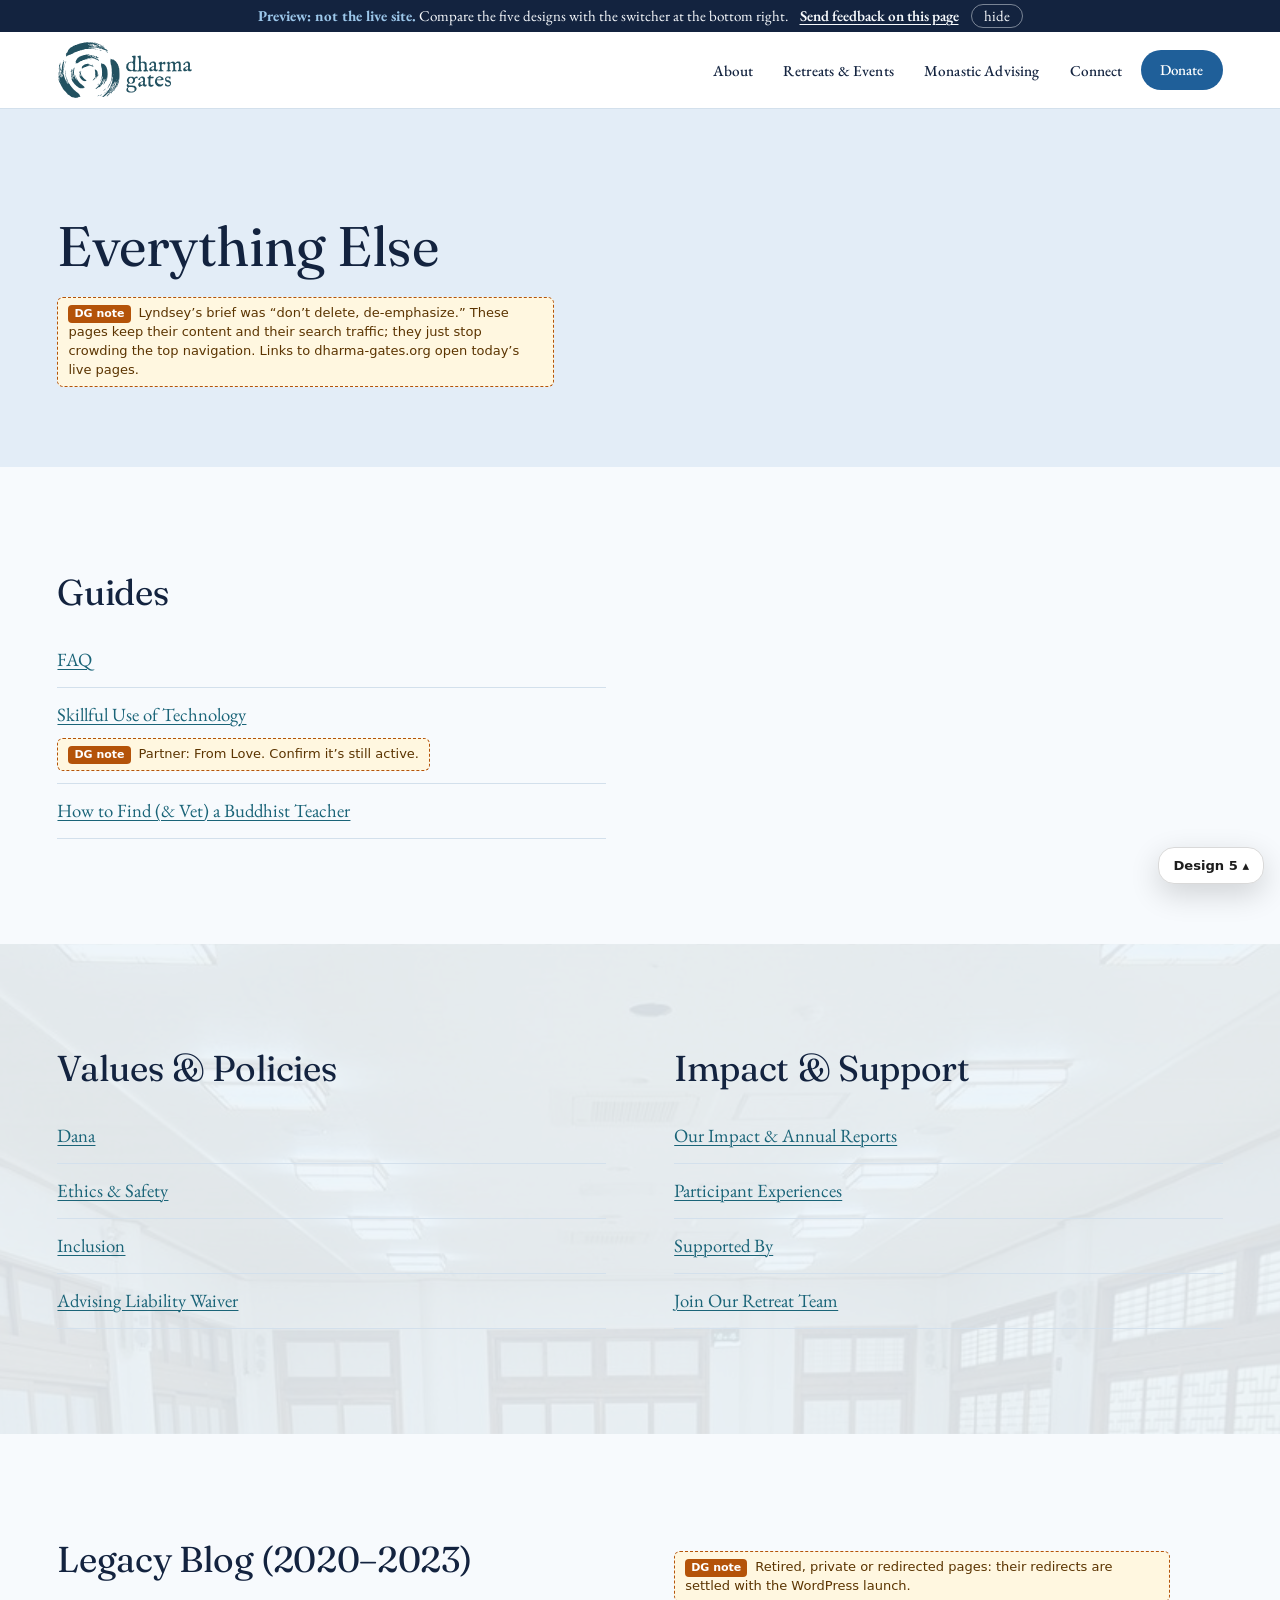
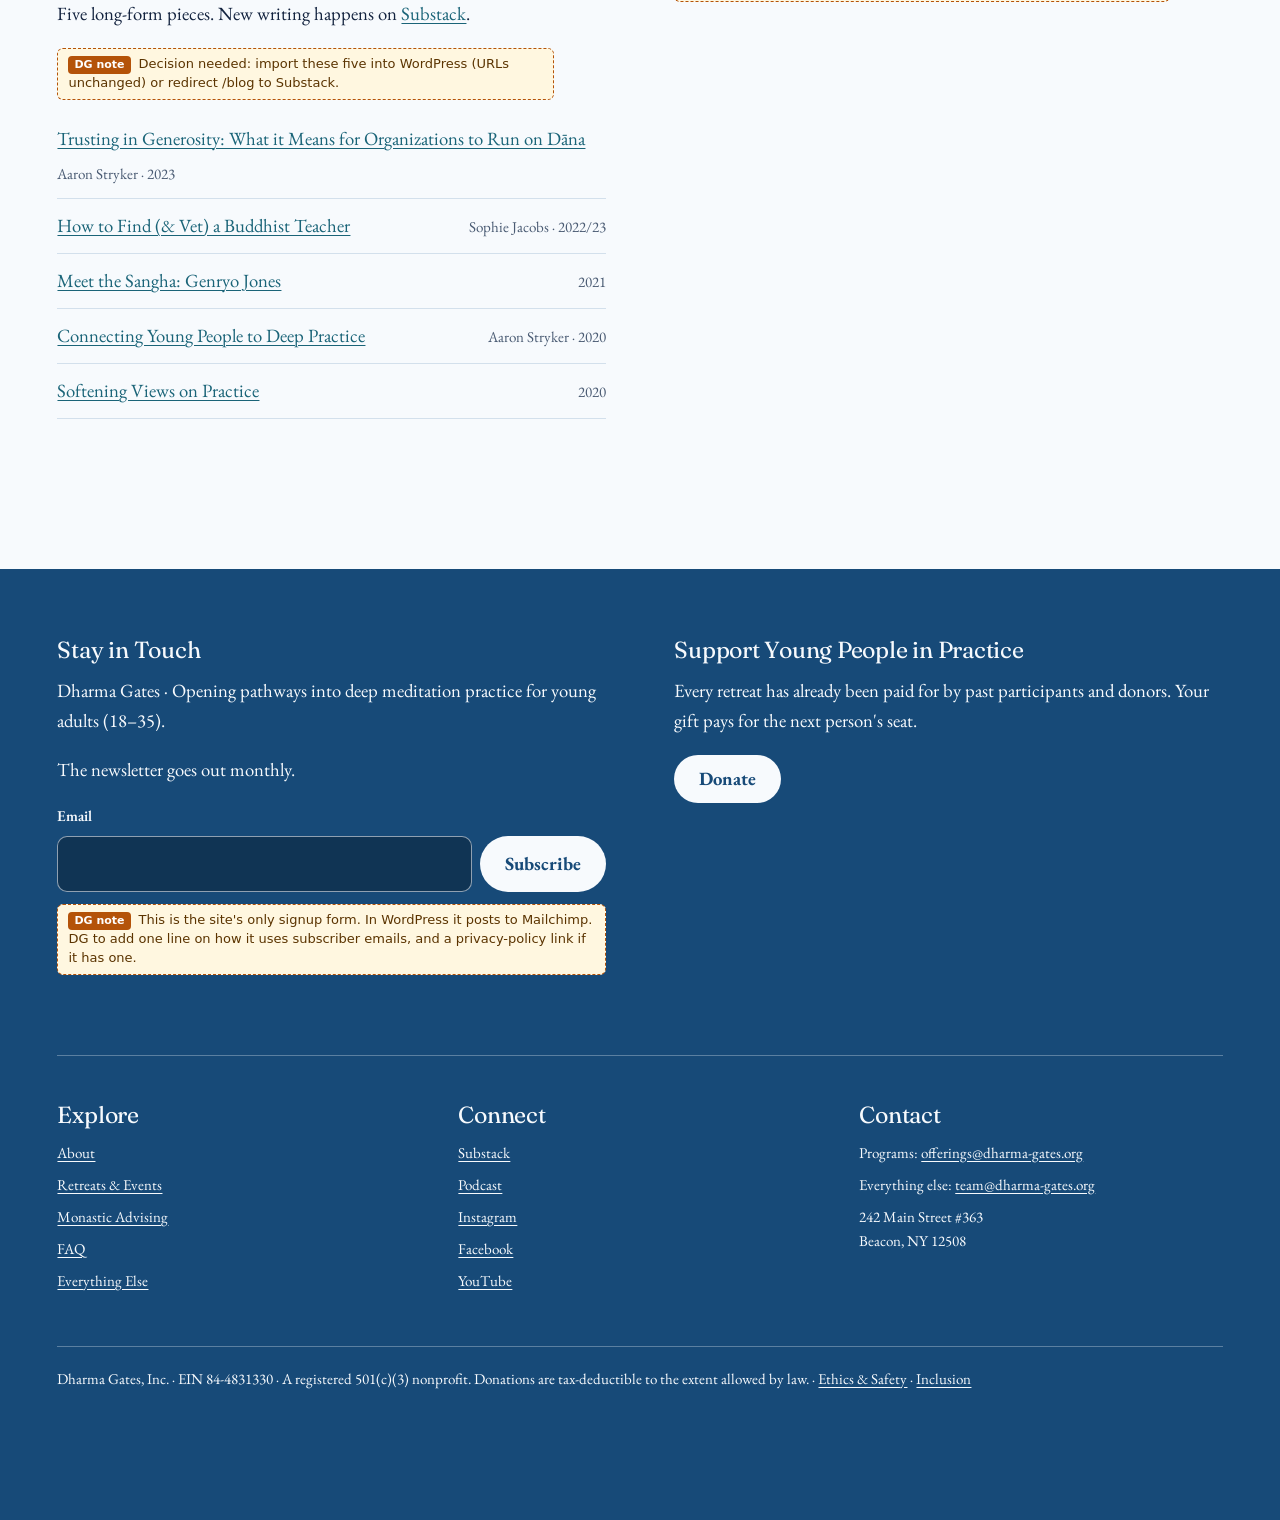
<file: more.html>
<!doctype html>
<html lang="en">
<head>
<meta charset="utf-8">
<meta name="viewport" content="width=device-width, initial-scale=1">
<meta name="robots" content="noindex, nofollow">
<meta name="dg-preview" content="1">
<title>Everything Else — Dharma Gates</title>
<meta name="description" content="Guides, policies, impact and the legacy blog, one click below the main navigation.">
<link rel="preconnect" href="https://fonts.googleapis.com">
<link href="https://fonts.googleapis.com/css2?family=Fraunces:opsz,wght@9..144,400;9..144,500&family=Inter:wght@400;500;600&display=swap" rel="stylesheet">
<link data-my-edits="fonts" href="https://fonts.googleapis.com/css2?family=EB%20Garamond:wght@400;500;600;700;800&family=IM%20Fell%20English:wght@400&display=swap" rel="stylesheet">
<link rel="stylesheet" href="assets/site.css">
<!-- before the first paint: the design version, switcher states and the colors and fonts from "my edits", so nothing flashes -->
<script src="assets/boot.js"></script>
</head>
<body data-page="more.html" data-nav="a">
<main id="main">

<section class="page-head">
  <div class="wrap">
    <div>
      <h1 data-edit="more.head.title">Everything Else</h1>
      <p class="dg-note">Lyndsey’s brief was “don’t delete, de-emphasize.” These pages keep their content and their search traffic; they just stop crowding the top navigation. Links to dharma-gates.org open today’s live pages.</p>
    </div>
  </div>
</section>

<!-- The Places to Meditate directory is gone (10/22): its four pages are offline, and the advising partner list
     on Monastic Advising replaces it. -->
<section id="guides">
  <div class="wrap two">
    <div>
      <h2 data-edit="more.guides.title">Guides</h2>
      <ul class="linklist">
        <li><a data-edit="more.guides.link.1" href="index.html#faq">FAQ</a></li>
        <li><a data-edit="more.guides.link.2" href="about.html#ethics-inclusion">Skillful Use of Technology</a><span class="dg-note">Partner: From Love. Confirm it’s still active.</span></li>
        <li><a data-edit="more.guides.link.3" href="https://www.dharma-gates.org/blog/how-to-find-amp-vet-a-buddhist-teacher" rel="noopener">How to Find (&amp; Vet) a Buddhist Teacher</a></li>
      </ul>
    </div>
  </div>
</section>

<section data-photo-slot="more.policies.bg" data-aspect-desktop="1440/508" data-aspect-phone="390/698" data-photo-kind="background" class="alt bg-hall" id="policies">
  <div class="wrap two">
    <div>
      <h2 data-edit="more.policies.title">Values &amp; Policies</h2>
      <ul class="linklist">
        <li><a data-edit="more.policies.link.1" href="about.html#dana">Dana</a></li>
        <li><a data-edit="more.policies.link.2" href="https://www.dharma-gates.org/ethics" rel="noopener">Ethics &amp; Safety</a></li>
        <li><a data-edit="more.policies.link.3" href="about.html#ethics-inclusion">Inclusion</a></li>
        <li><a data-edit="more.policies.link.4" href="https://www.dharma-gates.org/dg-advising-liability-waiver" rel="noopener">Advising Liability Waiver</a></li>
      </ul>
    </div>
    <div>
      <h2 data-edit="more.policies.heading">Impact &amp; Support</h2>
      <ul class="linklist">
        <li><a data-edit="more.policies.link.5" href="impact.html">Our Impact &amp; Annual Reports</a></li>
        <li><a data-edit="more.policies.link.6" href="https://www.dharma-gates.org/testimonials" rel="noopener">Participant Experiences</a></li>
        <li><a data-edit="more.policies.link.7" href="about.html#supported-by">Supported By</a></li>
        <li><a data-edit="more.policies.link.8" href="retreats.html#join-our-retreat-team">Join Our Retreat Team</a></li>
      </ul>
    </div>
  </div>
</section>

<section id="blog">
  <div class="wrap two">
    <div>
      <h2 data-edit="more.blog.title">Legacy Blog (2020–2023)</h2>
      <p><span data-edit="more.blog.body.1.1">Five long-form pieces. New writing happens on</span> <a data-edit="more.blog.body.1.2" href="https://substack.com/@dharmagates" rel="noopener">Substack</a>.</p>
      <p class="dg-note">Decision needed: import these five into WordPress (URLs unchanged) or redirect /blog to Substack.</p>
      <ul class="linklist">
        <li><a data-edit="more.blog.link.1" href="https://www.dharma-gates.org/blog/trusting-in-generosity-what-it-means-for-organizations-to-run-on-dna" rel="noopener">Trusting in Generosity: What it Means for Organizations to Run on Dāna</a><small data-edit="more.blog.body.2">Aaron Stryker · 2023</small></li>
        <li><a data-edit="more.blog.link.2" href="https://www.dharma-gates.org/blog/how-to-find-amp-vet-a-buddhist-teacher" rel="noopener">How to Find (&amp; Vet) a Buddhist Teacher</a><small data-edit="more.blog.body.3">Sophie Jacobs · 2022/23</small></li>
        <li><a data-edit="more.blog.link.3" href="https://www.dharma-gates.org/blog/meet-the-sangha-genryo-jones" rel="noopener">Meet the Sangha: Genryo Jones</a><small data-edit="more.blog.body.4">2021</small></li>
        <li><a data-edit="more.blog.link.4" href="https://www.dharma-gates.org/blog/connecting-young-people-to-deep-practice" rel="noopener">Connecting Young People to Deep Practice</a><small data-edit="more.blog.body.5">Aaron Stryker · 2020</small></li>
        <li><a data-edit="more.blog.link.5" href="https://www.dharma-gates.org/blog/softening-views-on-practice" rel="noopener">Softening Views on Practice</a><small data-edit="more.blog.body.6">2020</small></li>
      </ul>
    </div>
    <div class="dg-note">Retired, private or redirected pages: their redirects are settled with the WordPress launch.</div>
  </div>
</section>

</main>
<script src="assets/site.js"></script>
</body>
</html>
</file>
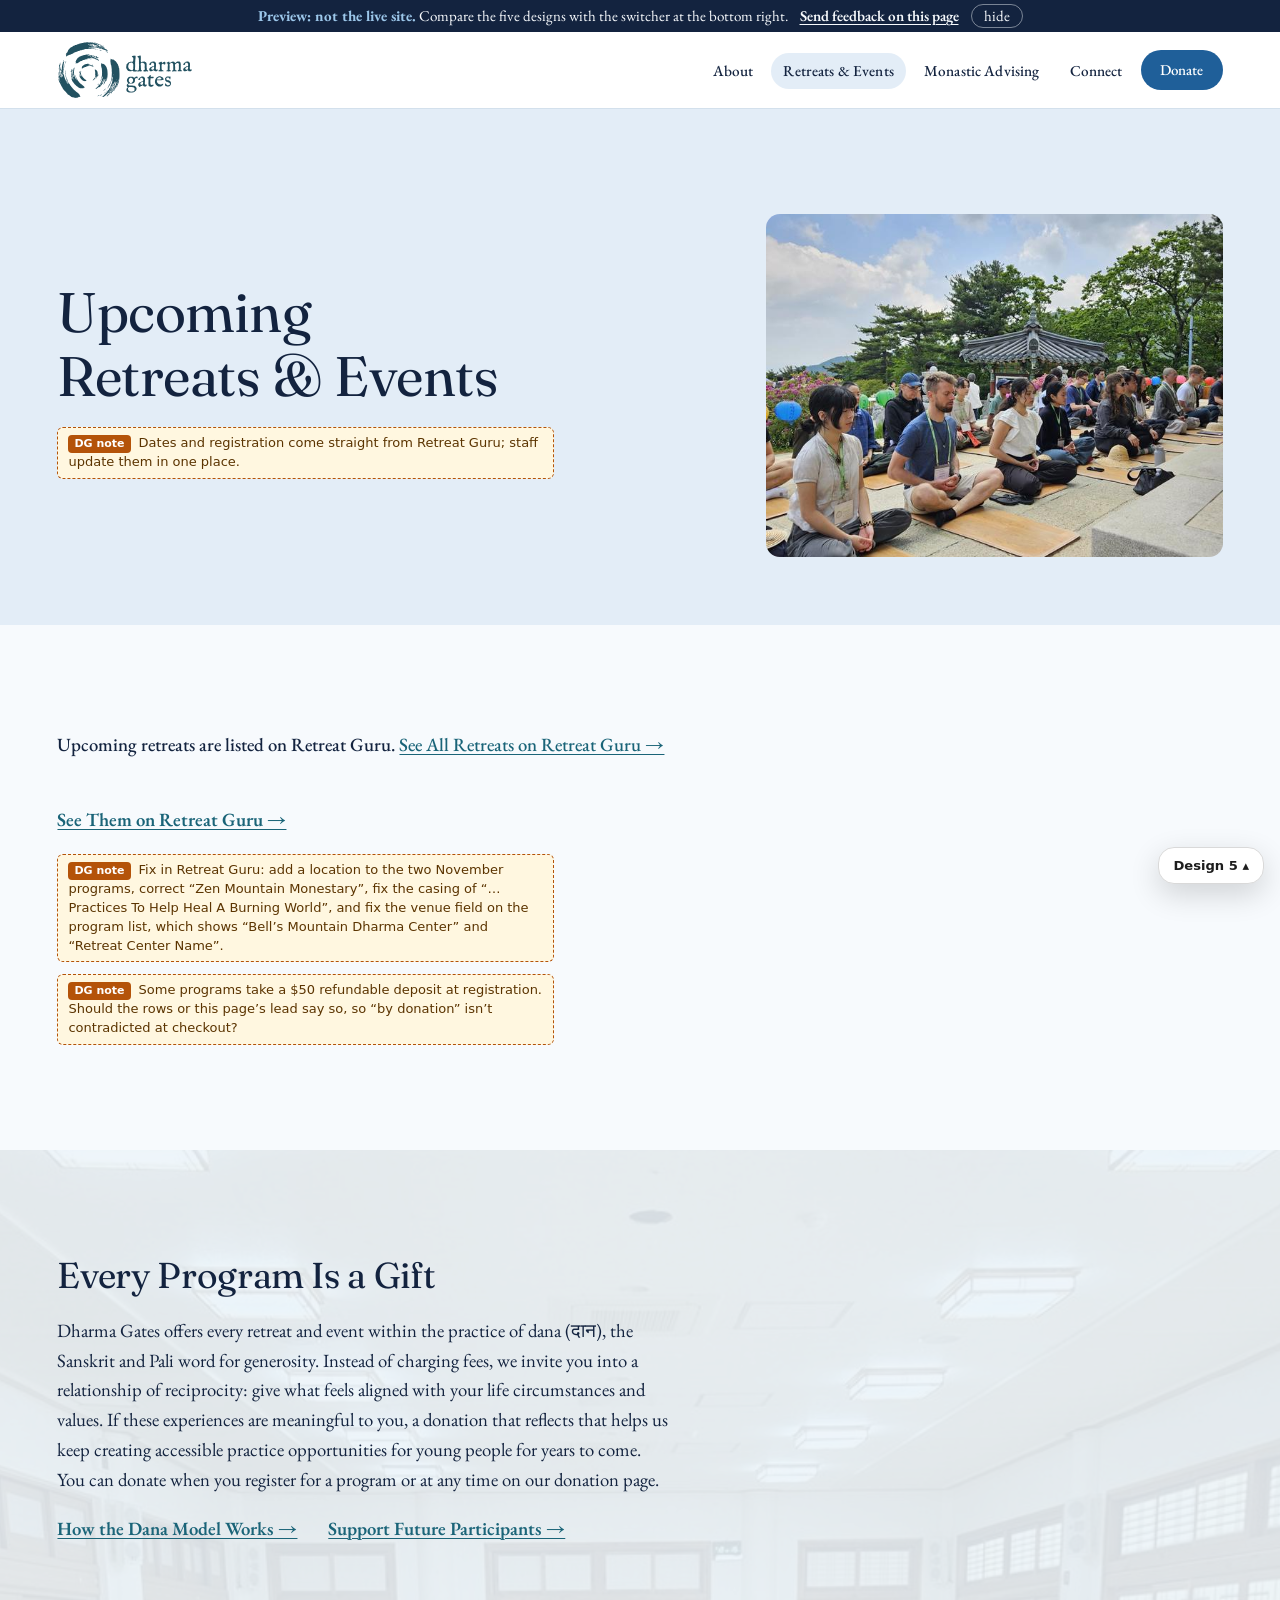
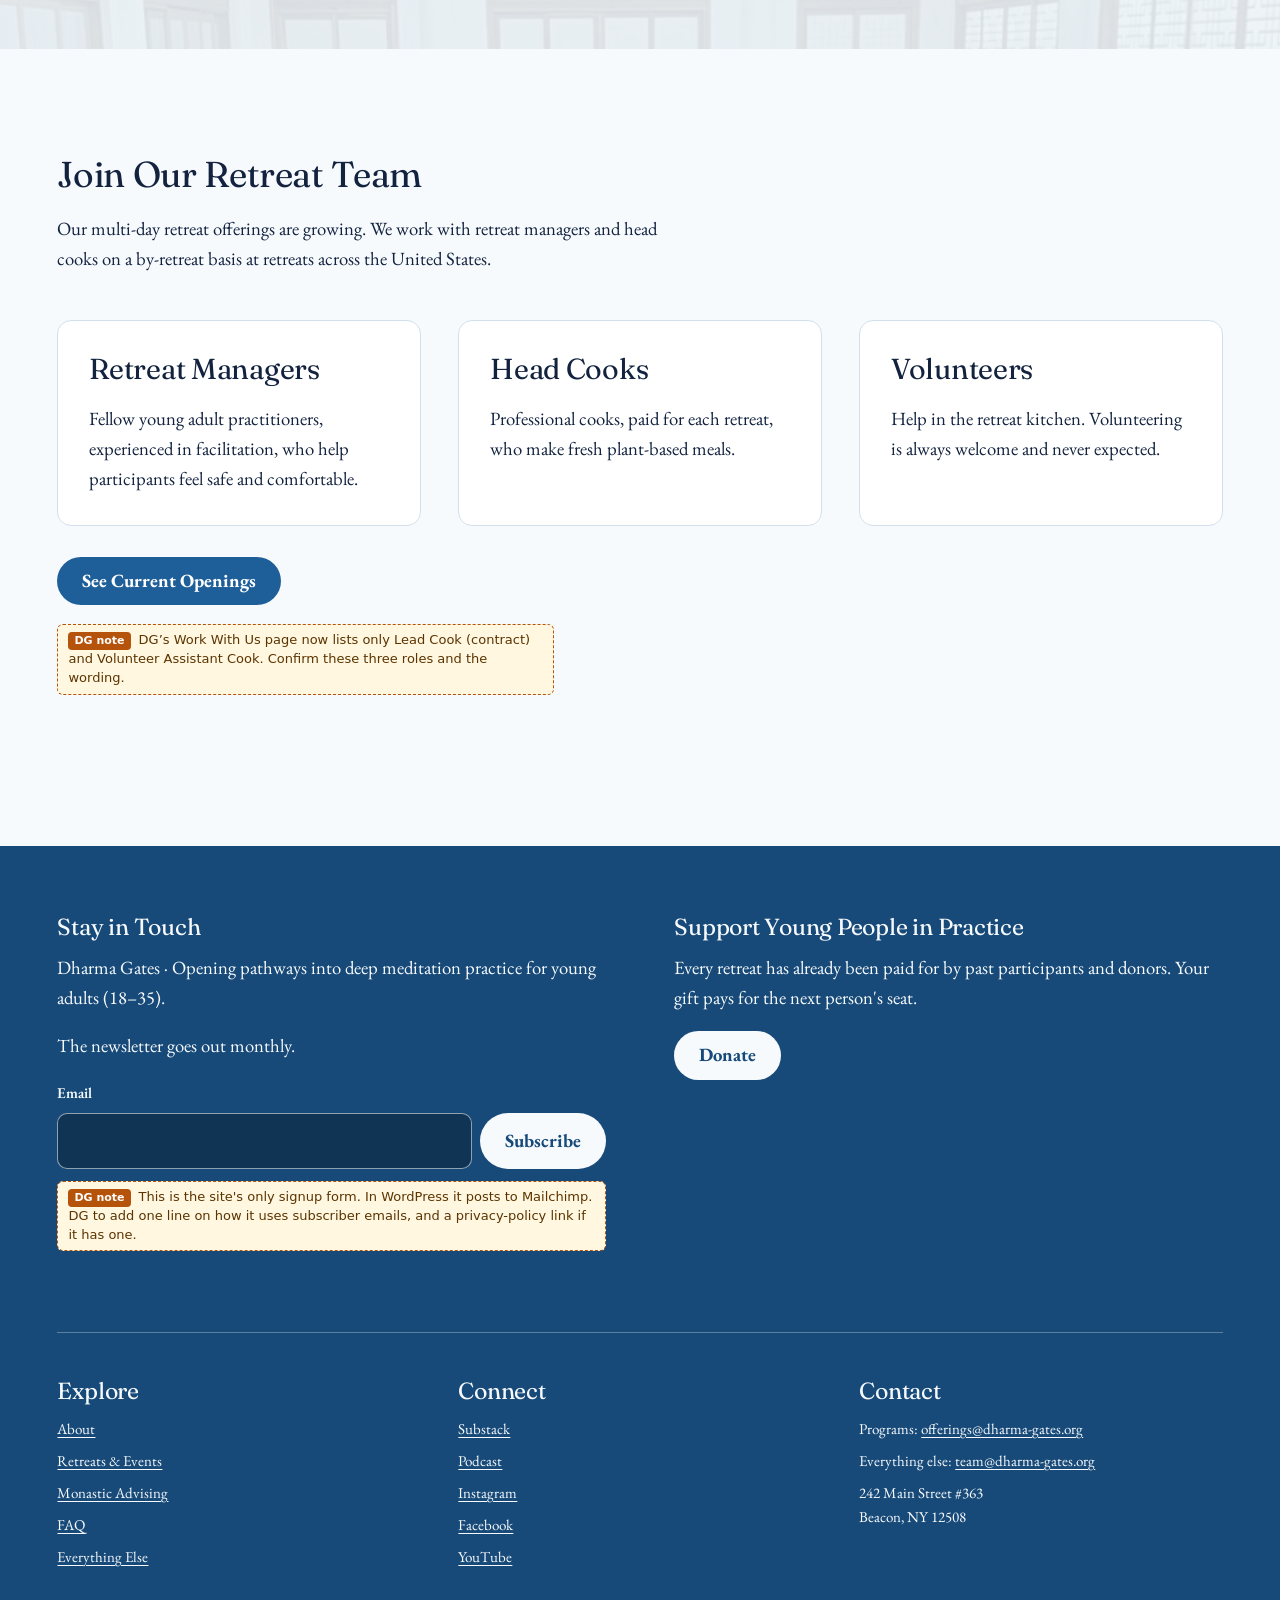
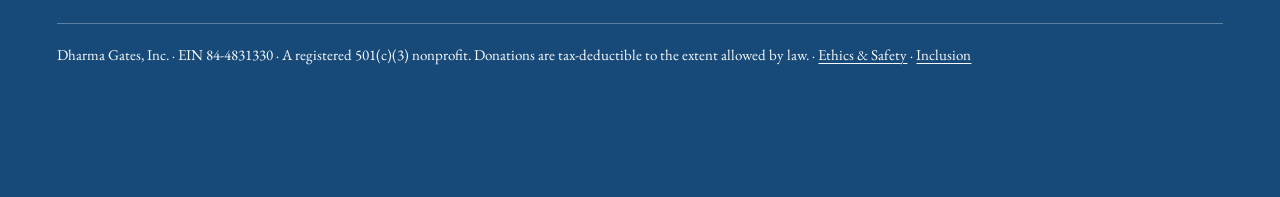
<file: retreats.html>
<!doctype html>
<html lang="en">
<head>
<meta charset="utf-8">
<meta name="viewport" content="width=device-width, initial-scale=1">
<meta name="robots" content="noindex, nofollow">
<meta name="dg-preview" content="1">
<title>Retreats &amp; Events — Dharma Gates</title>
<meta name="description" content="Upcoming donation-based meditation retreats, immersions, and workshops for young adults (18–35).">
<link rel="preconnect" href="https://fonts.googleapis.com">
<link href="https://fonts.googleapis.com/css2?family=Fraunces:opsz,wght@9..144,400;9..144,500&family=Inter:wght@400;500;600&display=swap" rel="stylesheet">
<link data-my-edits="fonts" href="https://fonts.googleapis.com/css2?family=EB%20Garamond:wght@400;500;600;700;800&family=IM%20Fell%20English:wght@400&display=swap" rel="stylesheet">
<link rel="stylesheet" href="assets/site.css">
<!-- before the first paint: the design version, switcher states and the colors and fonts from "my edits", so nothing flashes -->
<script src="assets/boot.js"></script>
</head>
<body data-page="retreats.html" data-nav="a">
<main id="main">

<section class="page-head has-photo">
  <div class="wrap">
    <div>
      <h1 data-edit="retreats.head.title">Upcoming Retreats &amp; Events</h1>
      <p class="dg-note">Dates and registration come straight from Retreat Guru; staff update them in one place.</p>
    </div>
    <figure data-photo-slot="retreats.head" data-aspect-desktop="467/350" data-aspect-phone="4/3" class="frame" style="--focus: 50% 55%"><img src="assets/img/sitting-temple-garden-1280.jpg" srcset="assets/img/sitting-temple-garden-640.jpg 640w, assets/img/sitting-temple-garden-1280.jpg 1280w, assets/img/sitting-temple-garden.jpg 2000w" sizes="(min-width: 1024px) 474px, 100vw" width="1280" height="960" fetchpriority="high" alt="Rows of young adults meditating outdoors on mats in a temple garden"></figure>
  </div>
</section>

<!-- every upcoming program, live from Retreat Guru (site.js) -->
<section id="upcoming">
  <div class="wrap">
    <h2 class="visually-hidden">Upcoming Programs</h2>
    <ol class="rg-rows" data-rg-rows aria-busy="true"><li class="rg-loading">Loading upcoming retreats…</li></ol>
    <noscript><p class="rg-fallback">Upcoming retreats are listed on Retreat Guru. <a href="https://dharma-gates.secure.retreat.guru/programs/" rel="noopener">See All Retreats on Retreat Guru →</a></p></noscript>
    <p class="more-link-row"><a data-edit="retreats.upcoming.link" class="more-link" href="https://dharma-gates.secure.retreat.guru/programs/" rel="noopener">See Them on Retreat Guru →</a></p>
    <p class="dg-note">Fix in Retreat Guru: add a location to the two November programs, correct “Zen Mountain Monestary”, fix the casing of “…Practices To Help Heal A Burning World”, and fix the venue field on the program list, which shows “Bell’s Mountain Dharma Center” and “Retreat Center Name”.</p>
    <p class="dg-note">Some programs take a $50 refundable deposit at registration. Should the rows or this page’s lead say so, so “by donation” isn’t contradicted at checkout?</p>
  </div>
</section>

<section data-photo-slot="retreats.dana.bg" data-aspect-desktop="1440/518" data-aspect-phone="65/98" data-photo-kind="background" class="alt bg-hall" id="dana">
  <div class="wrap">
    <h2 data-edit="retreats.dana.title">Every Program Is a Gift</h2>
    <p><span data-edit="retreats.dana.body.3">Dharma Gates offers every retreat and event within the practice of dana (दान), the Sanskrit and Pali word for generosity. Instead of charging fees, we invite you into a relationship of reciprocity: give what feels aligned with your life circumstances and values. If these experiences are meaningful to you, a donation that reflects that helps us keep creating accessible practice opportunities for young people for years to come. You can donate when you register for a program or at any time on our donation page.</span></p>
    <p class="link-pair"><a data-edit="retreats.dana.link.1" class="more-link" href="about.html#dana">How the Dana Model Works →</a><a data-edit="retreats.dana.link.2" class="more-link" href="donate.html">Support Future Participants →</a></p>
  </div>
</section>

<!-- JOIN OUR RETREAT TEAM (R14) · moved here from About's Work With Us band. Volunteering is never framed as dana. -->
<section id="join-our-retreat-team">
  <div class="wrap">
    <h2 data-edit="retreats.join-our-retreat-team.title">Join Our Retreat Team</h2>
    <p data-edit="retreats.join-our-retreat-team.body">Our multi-day retreat offerings are growing. We work with retreat managers and head cooks on a by-retreat basis at retreats across the United States.</p>
    <div class="grid cols-3">
      <div class="card"><h3 data-edit="retreats.join-our-retreat-team.card.1.title">Retreat Managers</h3><p data-edit="retreats.join-our-retreat-team.card.1.body">Fellow young adult practitioners, experienced in facilitation, who help participants feel safe and comfortable.</p></div>
      <div class="card"><h3 data-edit="retreats.join-our-retreat-team.card.2.title">Head Cooks</h3><p data-edit="retreats.join-our-retreat-team.card.2.body">Professional cooks, paid for each retreat, who make fresh plant-based meals.</p></div>
      <div class="card"><h3 data-edit="retreats.join-our-retreat-team.card.3.title">Volunteers</h3><p data-edit="retreats.join-our-retreat-team.card.3.body">Help in the retreat kitchen. Volunteering is always welcome and never expected.</p></div>
    </div>
    <div class="cta-row"><a data-edit="retreats.join-our-retreat-team.button" class="btn" href="https://www.dharma-gates.org/work-with-us" rel="noopener">See Current Openings</a></div>
    <p class="dg-note">DG’s Work With Us page now lists only Lead Cook (contract) and Volunteer Assistant Cook. Confirm these three roles and the wording.</p>
  </div>
</section>

</main>
<script src="assets/site.js"></script>
</body>
</html>
</file>
<file: assets/site.css>
/* Dharma Gates — prototype styles
   Every color comes from the ten color slots below. The design switcher (bottom right) maps a
   different palette onto the same slots, so changing a color means changing one line here.
   Every space and type size comes from the token block after the derived colors (round 2, docs/round2/BRIEF.md A1.1). */

/* ---------- Derived colors: built from the slots, rarely changed by hand ---------- */
:root {
  --on-dark: var(--paper);                                            /* text on dark blocks */
  --on-dark-muted: color-mix(in srgb, var(--on-dark) 80%, var(--ink)); /* secondary text on dark blocks */
  --on-accent: #fff;                                                  /* button text */
  --accent-hover: var(--accent-ink);                                  /* button hover */
  --surface: #fff;                                                    /* cards, forms, dialogs */
  --dark-bg: var(--ink);                                              /* dark full-width bands */
  --footer-ink: var(--on-dark);
  --scrim: color-mix(in srgb, var(--dark-bg) 55%, #000);              /* shade over hero photos and video */
  --veil-light: color-mix(in srgb, color-mix(in srgb, var(--paper) 50%, var(--paper-2)) 90%, transparent);
  --veil-dark: color-mix(in srgb, color-mix(in srgb, var(--dark-bg) 75%, #000) 88%, transparent);

  --radius: 14px;
  --font-display: "Fraunces", Georgia, "Times New Roman", serif;
  --font-body: "Inter", system-ui, -apple-system, "Segoe UI", Roboto, sans-serif;
  --font-ui: system-ui, -apple-system, "Segoe UI", Roboto, sans-serif;  /* the switcher, DG notes and the edit tools */

  /* Font roles ("Edit fonts live", BRIEF B3). The editor changes only these; the two stacks above stay fixed.
     One role a line: tools/apply_edits.py rewrites these lines. */
  --role-heading: "IM Fell English", var(--font-display); --weight-heading: 400;  /* h1–h4, team names */
  --role-banner: var(--role-heading); --weight-banner: var(--weight-heading);      /* Home's banner title; follows headings until picked */
  --role-body: "EB Garamond", var(--font-body); --weight-body: 400;           /* running text */
  --role-quote: "IM Fell English", var(--font-display); --weight-quote: 400;      /* testimonials */
  --role-number: "EB Garamond", var(--font-display); --weight-number: 400;    /* impact numbers, retreat dates */
  --role-label: "EB Garamond", var(--font-body); --weight-label: 500;         /* navigation, form labels, captions, counters */
  --role-button: "EB Garamond", var(--font-body); --weight-button: 700;       /* buttons, tabs, carousel controls */

  /* Text sizes ("Edit fonts live", ANI-602): a multiplier for the whole site and one per role, 0.8–1.4. One a line:
     tools/apply_edits.py rewrites these lines (boot.js's SIZE_DEFAULTS holds the same, in percent). */
  --size-site: 1;
  --size-heading: 1;
  --size-banner: 1;
  --size-body: 1;
  --size-quote: 1;
  --size-number: 1;
  --size-label: 1;
  --size-button: 1;
  /* What each role's type steps are multiplied by: site × role, kept between 80% and 140%. Phones get half the change,
     between 90% and 120%, so text stays readable and headings stay on the screen at 390px. */
  --fs-heading: clamp(0.8, var(--size-site) * var(--size-heading), 1.4);
  --fs-banner: clamp(0.8, var(--size-site) * var(--size-banner), 1.4);
  --fs-body: clamp(0.8, var(--size-site) * var(--size-body), 1.4);
  --fs-quote: clamp(0.8, var(--size-site) * var(--size-quote), 1.4);
  --fs-number: clamp(0.8, var(--size-site) * var(--size-number), 1.4);
  --fs-label: clamp(0.8, var(--size-site) * var(--size-label), 1.4);
  --fs-button: clamp(0.8, var(--size-site) * var(--size-button), 1.4);
}
@media (max-width: 600px) {
  :root {
    --fs-heading: clamp(0.9, 1 + (var(--size-site) * var(--size-heading) - 1) / 2, 1.2);
    --fs-banner: clamp(0.9, 1 + (var(--size-site) * var(--size-banner) - 1) / 2, 1.2);
    --fs-body: clamp(0.9, 1 + (var(--size-site) * var(--size-body) - 1) / 2, 1.2);
    --fs-quote: clamp(0.9, 1 + (var(--size-site) * var(--size-quote) - 1) / 2, 1.2);
    --fs-number: clamp(0.9, 1 + (var(--size-site) * var(--size-number) - 1) / 2, 1.2);
    --fs-label: clamp(0.9, 1 + (var(--size-site) * var(--size-label) - 1) / 2, 1.2);
    --fs-button: clamp(0.9, 1 + (var(--size-site) * var(--size-button) - 1) / 2, 1.2);
  }
}

/* ---------- Spacing, measure and type tokens (round 2) ---------- */
:root {
  /* spacing: micro 3xs–s · meso m–l · macro xl–3xl. Fluid from a 360px to a 1440px viewport, 16px root:
     clamp(min, intercept + slope·vw, max) */
  --space-3xs: 0.25rem;                                         /* 4 */
  --space-2xs: 0.5rem;                                          /* 8 */
  --space-xs:  0.75rem;                                         /* 12 */
  --space-s:   clamp(1rem, 0.9167rem + 0.3704vw, 1.25rem);      /* 16 → 20 */
  --space-m:   clamp(1.5rem, 1.3333rem + 0.7407vw, 2rem);       /* 24 → 32 */
  --space-l:   clamp(2rem, 1.6667rem + 1.4815vw, 3rem);         /* 32 → 48 */
  --space-xl:  clamp(3rem, 2.5rem + 2.2222vw, 4.5rem);          /* 48 → 72 */
  --space-2xl: clamp(4rem, 3rem + 4.4444vw, 7rem);              /* 64 → 112 */
  --space-3xl: clamp(6rem, 4.6667rem + 5.9259vw, 10rem);        /* 96 → 160 */

  --section-y:         var(--space-2xl);                        /* default band, top and bottom: 64 → 112 (was 64 / 44) */
  --section-y-calm:    var(--space-3xl);                        /* mission statement, Participant Experiences, Watch, closing bands: 96 → 160 */
  --section-y-compact: clamp(2.5rem, 2rem + 2.2222vw, 4rem);    /* strips: 40 → 64 */
  --gutter:        clamp(1.25rem, 0.3333rem + 4.0741vw, 4rem);  /* side margin: 20 → 64 (was 20 → 56) */
  --grid-gap:      clamp(1.5rem, 1.1667rem + 1.4815vw, 2.5rem); /* 24 → 40 (was 20) */
  --card-pad:      var(--space-m);                               /* 24 → 32 (was 22) */
  --stack-heading: var(--space-s);                               /* heading → its own text: 16 → 20 */
  --stack-above:   var(--space-l);                               /* space above a heading inside a band: 32 → 48, always ≥ 2× --stack-heading */
  --stack-content: var(--space-l);                               /* intro → grid, rows or form: 32 → 48 */
  --row-pad:       var(--space-m);                               /* retreat rows: 24 → 32 above and below each hairline, so retreats sit 48 → 64 apart (R2) */

  --max: 1320px;                                                 /* one container for every band, the home hero included */
  --header-h: 77px;                                              /* sticky header: .nav-row 76px + 1px border (69px on phones) */
  --measure: 68ch;  --measure-lead: 40ch;  --measure-statement: 32ch;  --measure-heading: 24ch;

  /* type: 17px ×1.2 at 360 → 19px ×1.25 at 1440 */
  --step--1:   clamp(0.875rem, 0.8636rem + 0.0954vw, 0.95rem);    /* 14 → 15.2   small, captions, labels */
  --step-0:    clamp(1.0625rem, 1.0208rem + 0.1852vw, 1.1875rem); /* 17 → 19     body */
  --step-1:    clamp(1.275rem, 1.2052rem + 0.3102vw, 1.4844rem);  /* 20.4 → 23.8 lead, h4 */
  --step-2:    clamp(1.53rem, 1.4215rem + 0.4824vw, 1.8556rem);   /* 24.5 → 29.7 h3, row titles */
  --step-3:    clamp(1.8363rem, 1.6752rem + 0.7157vw, 2.3194rem); /* 29.4 → 37.1 h2, long quotes */
  --step-4:    clamp(2.2031rem, 1.971rem + 1.0315vw, 2.8994rem);  /* 35.3 → 46.4 mission statement, short quotes */
  --step-5:    clamp(2.6438rem, 2.3171rem + 1.4519vw, 3.6238rem); /* 42.3 → 58   page h1, impact numbers */
  --step-hero: clamp(2.5rem, 1.8333rem + 2.963vw, 4.5rem);        /* 40 → 72     home hero h1 */

  --lh-body: 1.6;  --lh-lead: 1.45;  --lh-heading: 1.15;  --lh-display: 1.08;
  --track-caps: 0.08em;  --track-display: -0.01em;
}
/* "Text width: Comfortable" in the switcher (R1): about 694px and 74 characters a line, for Lyndsey to compare */
html[data-measure="comfortable"] { --measure: 58ch; }

/* ---------- The ten color slots ----------
   1 Page background      --paper
   2 Alternate block      --paper-2
   3 Main text, dark blocks --ink
   4 Section labels       --accent-ink   (also the button hover and the focus ring)
   5 Secondary text       --muted
   6 Buttons              --accent
   7 Links and tags       --sage         (light tag background: --sage-soft)
   8 Lines                --line
   9 Labels on dark blocks --on-dark-label
   10 Footer              --footer-bg    (its own slot since round 2, so it never matches a dark band) */

/* V1 Earth: Lyndsey's starter palette (Palette 1, 2026-10-15), plus lighter and darker shades.
   Also the base for V4 Textured. */
html[data-design="v1"], html[data-design="v4"] {
  --paper: #f8f3ee;          /* Lyndsey: background, footer-banner text */
  --paper-2: #d8bb9a;        /* Lyndsey: blocks */
  --ink: #624129;            /* Lyndsey: body text */
  --accent-ink: #7a3f17;
  --muted: #654530;
  --accent: #995626;         /* Lyndsey: footer banner, buttons */
  --sage: #7a3f17;
  --sage-soft: #efe2d3;
  --line: #e2cfb9;
  --on-dark-label: #ecc9a0;
  --footer-bg: #995626;
}

/* V2 Blue: blue and white with a dark, ink-like navy (the 2026-09-30 direction: safe, serene, water).
   Also the base for V5 Textured Blue, the default since DG's 2026-10-21 feedback (hence :root, for pages
   opened without scripts). */
:root, html[data-design="v2"], html[data-design="v5"] {
  --paper: #f7fafd;
  --paper-2: #e3edf7;
  --ink: #13233f;
  --accent-ink: #174a78;
  --muted: #4a5b73;
  --accent: #1f5f99;
  --sage: #1a6478;
  --sage-soft: #e1eff2;
  --line: #d3e0ec;
  --on-dark-label: #9cc7ea;
  --footer-bg: #174a78;
}

/* V3 Ink (wildcard): sumi black on cool rice-paper white, one vermilion accent like a seal stamp. No beige. */
html[data-design="v3"] {
  --paper: #f5f5f3;
  --paper-2: #e6e5e5;
  --ink: #356069;
  --accent-ink: #356069;
  --muted: #356069;
  --accent: #356069;
  --sage: #8d6611;
  --sage-soft: #f4e4df;
  --line: #dcdcd8;
  --on-dark-label: #f2a690;
  --footer-bg: #356069;
}

/* ---------- Base ---------- */
* { box-sizing: border-box; }
html { scroll-behavior: smooth; }
body {
  margin: 0; background: var(--paper); color: var(--ink);
  font-family: var(--role-body); font-weight: var(--weight-body); font-size: calc(var(--step-0) * var(--fs-body)); line-height: var(--lh-body);
  -webkit-font-smoothing: antialiased;
}
img { max-width: 100%; height: auto; display: block; object-position: var(--focus, 50% 30%); }
a { color: var(--sage); text-decoration-thickness: 1px; text-underline-offset: 3px; }
a:hover { color: var(--accent-ink); }
h1, h2, h3, h4 {
  font-family: var(--role-heading); font-weight: var(--weight-heading); line-height: var(--lh-heading); margin: 0 0 var(--stack-heading);
  letter-spacing: var(--track-display); text-wrap: balance; max-inline-size: var(--measure-heading);
}
h1 { font-size: calc(var(--step-5) * var(--fs-heading)); }
h2 { font-size: calc(var(--step-3) * var(--fs-heading)); }
h3 { font-size: calc(var(--step-2) * var(--fs-heading)); }
h4 { font-size: calc(var(--step-1) * var(--fs-heading)); }
p { margin: 0 0 1em; }
p, li, dd, details > p { max-inline-size: var(--measure); }
ul, ol { padding-inline-start: 1.25em; }
.lead { font-size: calc(var(--step-1) * var(--fs-body)); line-height: var(--lh-lead); max-inline-size: var(--measure-lead); color: var(--muted); }
[id] { scroll-margin-top: calc(var(--header-h) + var(--space-s)); }

/* one container for every band; text shares its left edge (R1) */
.wrap { max-width: var(--max); margin-inline: auto; padding-inline: var(--gutter); }
.wrap > :last-child { margin-bottom: 0; }
/* proximity: a heading sits closer to its own text than to what's above it */
.wrap > :is(h2, h3):not(:first-child) { margin-top: var(--stack-above); }
.wrap > :is(.grid, .team, .logos, .partners, .rg-rows, .stats, .carousel, .split, .linklist, .pillars):not(:first-child),
.wrap > h2 + :is(.grid, .team, .rg-rows, .stats, .carousel, .split, .logos, .partners, .pillars) { margin-top: var(--stack-content); }
.wrap > .visually-hidden:first-child + * { margin-top: 0; }

/* ---------- Bands ---------- */
section { padding-block: var(--section-y); }
section.alt { background: var(--paper-2); }
section.dark { background: var(--dark-bg); color: var(--on-dark); }
.dark a:not(.btn) { color: var(--on-dark); }
.dark .lead, .dark .sub { color: var(--on-dark-muted); }
.band-calm { padding-block: var(--section-y-calm); }
.band-compact { padding-block: var(--section-y-compact); }
/* closing bands: every page rests before the footer (R2) */
main > section:last-child { padding-block-end: var(--section-y-calm); }
/* same-background neighbors: a tinted page head followed by a tinted band (V1–V3) gets a hairline */
.page-head + section.alt { border-top: 1px solid var(--line); }

/* V4 Textured and V5 Textured Blue: V1 Earth or V2 Blue colors, with a photo texture under a veil only on bands
   that name one with a bg-* class (round 2). .alt alone stays a solid tint and .dark alone solid dark.
   The textures are faceless crops from the top of three photos (A1.3), so no band ever shows a face; the veil is an
   inset shadow over the photo, strong enough for AA text contrast over any of them. Phones load the 640px crop,
   701–1280px the 1280px one, and wider screens the full-width one, so desktop bands are never upscaled in width. */
html:is([data-design="v4"], [data-design="v5"]) section:is(.bg-forest, .bg-garden, .bg-hall) { background-size: cover; background-position: var(--slot-pos, 50% 50%); }
html:is([data-design="v4"], [data-design="v5"]) section.alt:is(.bg-forest, .bg-garden, .bg-hall) { box-shadow: inset 0 0 0 200vmax var(--veil-light); }
html:is([data-design="v4"], [data-design="v5"]) section.dark:is(.bg-forest, .bg-garden, .bg-hall) { box-shadow: inset 0 0 0 200vmax var(--veil-dark); }
html:is([data-design="v4"], [data-design="v5"]) section.bg-forest { background-image: url("img/texture-forest-1280.jpg"); }
html:is([data-design="v4"], [data-design="v5"]) section.bg-garden { background-image: url("img/texture-temple-1280.jpg"); }
html:is([data-design="v4"], [data-design="v5"]) section.bg-hall { background-image: url("img/texture-hall-1280.jpg"); }
@media (max-width: 700px) {
  html:is([data-design="v4"], [data-design="v5"]) section.bg-forest { background-image: url("img/texture-forest-640.jpg"); }
  html:is([data-design="v4"], [data-design="v5"]) section.bg-garden { background-image: url("img/texture-temple-640.jpg"); }
  html:is([data-design="v4"], [data-design="v5"]) section.bg-hall { background-image: url("img/texture-hall-640.jpg"); }
}
@media (min-width: 1281px) {
  html:is([data-design="v4"], [data-design="v5"]) section.bg-forest { background-image: url("img/texture-forest.jpg"); }
  html:is([data-design="v4"], [data-design="v5"]) section.bg-garden { background-image: url("img/texture-temple.jpg"); }
  html:is([data-design="v4"], [data-design="v5"]) section.bg-hall { background-image: url("img/texture-hall.jpg"); }
}
/* A photo picked for a band with "Change photo" (BRIEF B4): the band's style attribute names it in three widths,
   --slot-bg (1280px), --slot-bg-sm (640px) and --slot-bg-lg (full), plus --slot-pos (the focal point; not --focus,
   which photos inside the band would inherit) and, for "Show whole photo", --slot-fit: contain. Still only in V4 and V5.
   tools/apply_edits.py writes the same choices as plain rules at the end of this file. */
html:is([data-design="v4"], [data-design="v5"]) section[data-photo-kind="background"][style*="--slot-bg"] {
  background-image: var(--slot-bg); background-size: var(--slot-fit, cover); background-position: var(--slot-pos, 50% 50%); background-repeat: no-repeat; }
@media (max-width: 700px) {
  html:is([data-design="v4"], [data-design="v5"]) section[data-photo-kind="background"][style*="--slot-bg-sm"] { background-image: var(--slot-bg-sm); }
}
@media (min-width: 1281px) {
  html:is([data-design="v4"], [data-design="v5"]) section[data-photo-kind="background"][style*="--slot-bg-lg"] { background-image: var(--slot-bg-lg); }
}

/* ---------- DG notes (R6): internal to-dos, visibly not live. Fixed look, outside the color slots. ---------- */
.dg-note { display: block; width: fit-content; max-inline-size: 60ch; margin-block: var(--space-xs);
  padding: 6px 10px; border: 1.5px dashed #b45309; border-radius: 6px; background: #fff7e0; color: #5b3400;
  font: 400 13px/1.45 var(--font-ui);
  letter-spacing: 0; text-transform: none; text-shadow: none; text-align: left; }
.dg-note::before { content: "DG note"; display: inline-block; margin-right: 8px; padding: 0 6px; border-radius: 4px;
  background: #b45309; color: #fff; font-weight: 700; font-size: 11px; line-height: 18px; }
span.dg-note { display: inline-block; vertical-align: middle; margin-block: 0; }
.dg-note a { color: #5b3400; }
/* "Show DG notes: Off" (switcher): the page as a visitor would see it, with no empty bands or frames */
html[data-notes="off"] .dg-note, html[data-notes="off"] [data-notes-only] { display: none !important; }

/* switcher toggles that show or hide parts of the page; set in each page's head script, so nothing flashes */
html:not([data-impact="on"]) [data-impact-only] { display: none !important; }
/* the testimonial bank (BRIEF B5): a band whose quotes are all hidden isn't shown to visitors */
html:not(.dg-editing) section[data-bank-empty] { display: none; }
html[data-impact="on"] [data-impact-off-only] { display: none !important; }

/* ---------- Utilities ---------- */
.visually-hidden { position: absolute; width: 1px; height: 1px; margin: -1px; padding: 0; border: 0; overflow: hidden; clip-path: inset(50%); white-space: nowrap; }
.small-print { font-size: calc(var(--step--1) * var(--fs-body)); color: var(--muted); }
.dark .small-print { color: var(--on-dark-muted); }
.cta-row { display: flex; gap: var(--space-xs); flex-wrap: wrap; align-items: center; margin-top: var(--space-m); }
.link-pair { display: flex; flex-wrap: wrap; gap: var(--space-2xs) var(--space-m); }
.more-link { font-weight: 600; }
.more-link-row { margin-top: var(--space-l); }
.cta-row + p, .stats + p { margin-top: var(--space-s); }
.heading-row { display: flex; flex-wrap: wrap; align-items: baseline; justify-content: space-between; gap: var(--space-2xs) var(--space-m); margin-bottom: var(--stack-heading); }
.heading-row h2 { margin: 0; }

/* ---------- Skip link, preview banner ---------- */
.skip-link { position: absolute; left: var(--space-s); top: var(--space-s); z-index: 100; transform: translateY(-300%);
  background: var(--surface); color: var(--ink); padding: var(--space-2xs) var(--space-s); border-radius: 8px; font-weight: 600; }
.skip-link:focus { transform: none; }
.proto-bar { background: var(--dark-bg); color: var(--on-dark); font-size: var(--step--1); padding: var(--space-2xs) var(--space-s);
  display: flex; gap: var(--space-xs); align-items: center; justify-content: center; flex-wrap: wrap; text-align: center; line-height: 1.4; }
.proto-bar b { color: var(--on-dark-label); }
.proto-bar a { color: var(--on-dark); font-weight: 600; }
.proto-bar button { background: transparent; border: 1px solid color-mix(in srgb, var(--on-dark) 45%, transparent); color: var(--on-dark);
  border-radius: 999px; padding: 0 var(--space-xs); min-height: 24px; cursor: pointer; font: inherit; }
.preview-bar { padding-block: var(--space-3xs); }
.proto-bar .fb-short { display: none; }
@media (max-width: 600px) {
  .proto-bar .wide-only { display: none; }
  .preview-bar { gap: var(--space-2xs); padding-inline: var(--space-xs); flex-wrap: nowrap; }
  /* the feedback link shows as "Feedback" on phones; screen readers keep the full text */
  .proto-bar .fb-long { position: absolute; width: 1px; height: 1px; margin: -1px; overflow: hidden; clip-path: inset(50%); white-space: nowrap; }
  .proto-bar .fb-short { display: inline; }
}

/* ---------- Header (R8; round 3, ANI-546): DG's logo on a solid white bar, on every page and design. The old
   see-through look (Home's header over the hero, a tinted bar elsewhere) is the switcher's "Top bar" setting. ---------- */
header.site { position: sticky; top: 0; z-index: 50; background: #fff; border-bottom: 1px solid var(--line); }
.nav-row { display: flex; align-items: center; gap: 16px; height: 76px; }
.brand { display: flex; align-items: center; flex: 0 1 auto; min-width: 0; margin-right: auto; padding-block: 6px; border-radius: 6px; text-decoration: none; }
/* DG's placeholder logo (DECISIONS 140): mark and wordmark, sized to the bar. LOGO in site.js names the files. */
.brand .logo { display: block; min-width: 0; }
/* the height sets the size; the width cap keeps a wide uploaded logo (ANI-602) from crowding the menu */
.brand img { display: block; height: 58px; width: auto; max-width: min(320px, 44vw); object-fit: contain; object-position: left center; }
nav.primary ul { list-style: none; margin: 0; padding: 0; display: flex; gap: 6px; align-items: center; }
nav.primary li { max-inline-size: none; }
nav.primary a { text-decoration: none; color: var(--ink); padding: 8px 12px; border-radius: 999px; font-family: var(--role-label); font-weight: var(--weight-label); font-size: calc(0.95rem * min(var(--fs-label), 1.15)); letter-spacing: 0.01em; white-space: nowrap; }
nav.primary a.btn { padding: 8px 18px; }
@media (min-width: 901px) and (max-width: 1060px) {
  nav.primary ul { gap: 0; }
  nav.primary a { padding: 8px 8px; font-size: calc(0.9rem * min(var(--fs-label), 1.15)); }
  nav.primary a.btn { padding: 8px 14px; }
  .brand img { height: 52px; }
}
nav.primary a:hover, nav.primary a[aria-current="page"] { background: var(--paper-2); color: var(--ink); }
nav.primary a.btn:hover { background: var(--accent-hover); color: var(--on-accent); }
nav.primary li.has-menu { position: relative; }
nav.primary li.has-menu > a::after { content: " ▾"; font-size: 0.7em; }
nav.primary li.has-menu ul { display: none; position: absolute; top: 100%; left: 0; background: var(--surface); border: 1px solid var(--line); border-radius: 12px; padding: 8px; flex-direction: column; align-items: stretch; min-width: 240px; box-shadow: 0 12px 30px rgba(0,0,0,.08); }
nav.primary li.has-menu:hover ul, nav.primary li.has-menu:focus-within ul { display: flex; }
nav.primary li.has-menu.is-closed ul { display: none; }
nav.primary li.has-menu ul a { display: block; border-radius: 8px; font-weight: 400; color: var(--ink); }
.header-tools { display: none; align-items: center; gap: 12px; }
.menu-toggle { display: inline-flex; align-items: center; justify-content: center; width: 44px; height: 44px; padding: 0; background: none; color: var(--ink); border: 1px solid var(--line); border-radius: 10px; font-size: 1.2rem; cursor: pointer; }
/* Only one nav variant renders at a time */
body[data-nav="a"] .nav-b { display: none !important; }
body[data-nav="b"] .nav-a { display: none !important; }

/* Top bar: see-through (the pre-round-3 look, a switcher setting): a tinted, blurred bar, and on Home the header
   overlays the hero, transparent until the page scrolls (site.js adds .is-solid), with the logo and links in white */
html[data-topbar="clear"] header.site { background: color-mix(in srgb, var(--paper) 92%, white); backdrop-filter: blur(8px); }
html[data-topbar="clear"] body[data-page="index.html"] header.site { margin-bottom: calc(-1 * var(--header-h)); transition: background-color .2s ease, border-color .2s ease; }
html[data-topbar="clear"] body[data-page="index.html"] header.site:not(.is-solid) { background: transparent; backdrop-filter: none; border-bottom-color: transparent; }
html[data-topbar="clear"] body[data-page="index.html"] header.site:not(.is-solid) nav.primary > ul > li > a:not(.btn),
html[data-topbar="clear"] body[data-page="index.html"] header.site:not(.is-solid) .menu-toggle { color: var(--on-dark); }
html[data-topbar="clear"] body[data-page="index.html"] header.site:not(.is-solid) .menu-toggle { border-color: color-mix(in srgb, var(--on-dark) 55%, transparent); }
html[data-topbar="clear"] body[data-page="index.html"] header.site:not(.is-solid) nav.primary > ul > li > a:not(.btn):is(:hover, [aria-current="page"]) { color: var(--ink); }
html[data-topbar="clear"] body[data-page="index.html"] header.site:not(.is-solid) .brand img { filter: brightness(0) invert(1); }
html[data-topbar="clear"] body[data-page="index.html"] header.site .brand img { transition: filter .2s ease; }

/* ---------- Buttons (A1.13) ---------- */
.btn { display: inline-flex; align-items: center; justify-content: center; gap: 8px; min-height: 48px; padding: 12px 24px;
  background: var(--accent); color: var(--on-accent) !important; text-decoration: none; border-radius: 999px; border: 1.5px solid transparent;
  font: inherit; font-family: var(--role-button); font-size: calc(var(--step-0) * var(--fs-button)); font-weight: var(--weight-button); line-height: 1.2; text-align: center; cursor: pointer; }
.btn:hover { background: var(--accent-hover); }
.btn.small { min-height: 40px; padding: 8px 18px; font-size: calc(var(--step--1) * var(--fs-button)); }
.btn.ghost { background: transparent; color: var(--ink) !important; border-color: var(--ink); }
.btn.ghost:hover { background: var(--ink); color: var(--paper) !important; }
/* On dark blocks and over photos, buttons turn light, like The Returning's cream-on-dark buttons */
.dark .btn, .hero.bleed .btn, .btn.light { background: var(--on-dark); color: var(--ink) !important; }
.dark .btn:hover, .hero.bleed .btn:hover, .btn.light:hover { background: color-mix(in srgb, var(--on-dark) 82%, var(--dark-bg)); }
.dark .btn.ghost, .hero.bleed .btn.ghost { background: transparent; color: var(--on-dark) !important; border-color: var(--on-dark); }
.dark .btn.ghost:hover, .hero.bleed .btn.ghost:hover { background: var(--on-dark); color: var(--ink) !important; }

/* ---------- Focus (A1.14): never currentColor, which vanishes on filled buttons ---------- */
:focus-visible { outline: 2px solid var(--accent-ink); outline-offset: 3px; }
.dark :focus-visible, .hero.bleed :focus-visible, footer.site :focus-visible,
html[data-topbar="clear"] body[data-page="index.html"] header.site:not(.is-solid) :focus-visible { outline-color: var(--on-dark); }
html[data-topbar="clear"] body[data-page="index.html"] header.site:not(.is-solid) li.has-menu ul :focus-visible,
.dark .card :focus-visible { outline-color: var(--accent-ink); }

/* ---------- Home hero (R8) ---------- */
.hero.bleed { position: relative; min-height: calc(100vh - var(--bar-h, 0px) - var(--header-h)); min-height: calc(100svh - var(--bar-h, 0px) - var(--header-h));
  display: grid; align-items: end; padding: 0; color: var(--on-dark); background: var(--dark-bg); overflow: hidden; }
.hero.bleed .media { position: absolute; inset: 0; }
.hero.bleed .media img, .hero.bleed .media video { position: absolute; inset: 0; width: 100%; height: 100%; object-fit: cover; object-position: var(--focus, 45% 60%); }
.hero.bleed .media video { opacity: 0; transition: opacity .9s ease; }
.hero.bleed .media video.playing { opacity: 1; }
/* the bottom shade keeps the text at AA; the top scrim keeps the transparent header's links at 4.5:1 over the brightest sky */
.hero.bleed .media::after { content: ""; position: absolute; inset: 0; pointer-events: none;
  background: linear-gradient(to top, rgba(0,0,0,.82), rgba(0,0,0,.6) 50%, rgba(0,0,0,.3)); /* for browsers without color-mix() */
  background:
    linear-gradient(to bottom, color-mix(in srgb, var(--scrim) 80%, transparent) 0, transparent 160px),
    linear-gradient(to top, color-mix(in srgb, var(--scrim) 92%, transparent) 0%, color-mix(in srgb, var(--scrim) 78%, transparent) 38%, color-mix(in srgb, var(--scrim) 40%, transparent) 72%, color-mix(in srgb, var(--scrim) 15%, transparent) 100%),
    linear-gradient(to right, color-mix(in srgb, var(--scrim) 45%, transparent), transparent 65%); }
/* On phones the text wraps onto more lines and climbs into the photo's lighter top, so the shade stays strong
   all the way up (keeps the heading above WCAG AA over the photo and every clip) */
@media (max-width: 700px) {
  .hero.bleed .media::after { background:
    linear-gradient(to bottom, color-mix(in srgb, var(--scrim) 80%, transparent) 0, transparent 160px),
    linear-gradient(to top, color-mix(in srgb, var(--scrim) 92%, transparent) 0%, color-mix(in srgb, var(--scrim) 82%, transparent) 50%, color-mix(in srgb, var(--scrim) 72%, transparent) 100%); }
}
.hero.bleed .wrap { position: relative; width: 100%; padding-block: var(--space-2xl); }
html[data-topbar="clear"] .hero.bleed { min-height: calc(100vh - var(--bar-h, 0px)); min-height: calc(100svh - var(--bar-h, 0px)); }
html[data-topbar="clear"] .hero.bleed .wrap { padding-top: calc(var(--header-h) + var(--space-2xl)); }
.hero.bleed h1 { color: var(--on-dark); font-family: var(--role-banner); font-weight: var(--weight-banner); font-size: calc(var(--step-hero) * var(--fs-banner)); line-height: var(--lh-display); }
.hero.bleed h1, .hero.bleed .lead { text-shadow: 0 1px 3px rgba(0,0,0,.35); }
.hero.bleed .lead { color: var(--on-dark); max-inline-size: 48ch; }  /* wider than other leads: her blurb is long, and 40ch made nine lines */
.scroll-cue { position: absolute; left: 50%; bottom: var(--space-s); transform: translateX(-50%); font-size: calc(var(--step--1) * var(--fs-label)); letter-spacing: var(--track-caps); color: var(--on-dark); opacity: .85;
  animation: bob 2.4s ease-in-out 2; }  /* bobs twice (4.8 s), then rests (WCAG 2.2.2) */
.video-toggle { position: absolute; left: max(var(--gutter), calc((100% - var(--max)) / 2 + var(--gutter))); bottom: var(--space-s); z-index: 2; display: none;
  min-height: 36px; padding: 0 var(--space-s); background: color-mix(in srgb, var(--scrim) 60%, transparent); color: var(--on-dark);
  border: 1px solid color-mix(in srgb, var(--on-dark) 50%, transparent); border-radius: 999px; font: inherit; font-size: calc(var(--step--1) * var(--fs-label)); cursor: pointer; }
.hero.bleed.has-video .video-toggle { display: inline-flex; align-items: center; }
@keyframes bob { 0%,100% { translate: 0 0; } 50% { translate: 0 -10px; } }

/* ---------- Inner-page head (A1.12) ---------- */
.page-head { background: var(--paper-2); padding-block: var(--section-y) var(--space-xl); }
.page-head .wrap { display: grid; gap: var(--space-l); align-items: center; }
.page-head h1 { font-size: calc(var(--step-5) * var(--fs-heading)); }
.page-head .lead { color: var(--ink); }
@media (min-width: 1024px) { .page-head.has-photo .wrap { grid-template-columns: 7fr 5fr; gap: var(--space-xl); } }
.frame { margin: 0; aspect-ratio: var(--frame, 4/3); border-radius: var(--radius); overflow: hidden; background: var(--paper-2); }
.frame img { width: 100%; height: 100%; object-fit: cover; object-position: var(--focus, 50% 30%); }

/* ---------- Layout pieces ---------- */
.grid { display: grid; gap: var(--grid-gap); }
@media (min-width: 900px) {
  .grid.cols-2 { grid-template-columns: repeat(2, minmax(0, 1fr)); }
  .grid.cols-3 { grid-template-columns: repeat(3, minmax(0, 1fr)); }
  .grid.cols-4 { grid-template-columns: repeat(4, minmax(0, 1fr)); }
}
.two { display: grid; gap: var(--space-xl); align-items: start; }
@media (min-width: 900px) { .two { grid-template-columns: repeat(2, minmax(0, 1fr)); } .two.center { align-items: center; } }
.split { display: grid; gap: var(--space-xl); align-items: start; }
@media (min-width: 1024px) { .split { grid-template-columns: 7fr 5fr; } }
.card { display: flex; flex-direction: column; background: var(--surface); border: 1px solid var(--line); border-radius: var(--radius); padding: var(--card-pad); color: var(--ink); }
.card > :last-child { margin-bottom: 0; }
.card h3 { margin-top: 0; }
.card .lead, .card .small-print { color: var(--muted); }
.card a:not(.btn) { color: var(--sage); }
.card > .btn, .card .card-foot { margin-top: auto; }
.card > p + .btn { margin-top: auto; align-self: flex-start; }
.card-foot { display: flex; flex-wrap: wrap; gap: var(--space-2xs) var(--space-s); padding-top: var(--space-xs); }
.card-links { list-style: none; padding: 0; margin: auto 0 0; display: grid; gap: var(--space-2xs); }
/* Ethics, Safety & Inclusion (A5.6): 2 + 1 from 900px. The third card is a DG note that drops out in visitor view,
   so two columns keep the two policy cards filling the band either way. */
@media (min-width: 900px) { .grid.ethics { grid-template-columns: repeat(2, minmax(0, 1fr)); } }
.grid > .dg-note-card { width: auto; max-inline-size: none; margin: 0; align-self: start; }
.linklist { list-style: none; padding: 0; margin: 0; }
.linklist li { max-inline-size: none; padding-block: var(--space-xs); border-bottom: 1px solid var(--line); display: flex; justify-content: space-between; align-items: baseline; gap: var(--space-2xs) var(--space-s); flex-wrap: wrap; }
.linklist small { color: var(--muted); font-size: calc(var(--step--1) * var(--fs-body)); }
.dark .linklist small { color: var(--on-dark-muted); }

/* ---------- Home: mission (R11) ---------- */
.mission h2 { font-size: calc(var(--step-4) * var(--fs-heading)); max-inline-size: var(--measure-statement); }
.mission-photo { --frame: 4/3; }
html:not([data-mission="photo"]) .mission-photo { display: none; }
@media (min-width: 1024px) {
  .mission .wrap { display: grid; grid-template-columns: repeat(12, minmax(0, 1fr)); column-gap: var(--grid-gap); align-items: center; }
  .mission-text { grid-column: 2 / 11; }
  html[data-mission="photo"] .mission-text { grid-column: 1 / 7; }
  html[data-mission="photo"] .mission-photo { grid-column: 7 / 13; }
}
@media (max-width: 1023px) { .mission-photo { margin-top: var(--space-l); } }

/* ---------- Retreat Guru rows (A3) ---------- */
.rg-rows { list-style: none; padding: 0; margin: 0; }
.rg-row { display: grid; grid-template-columns: auto minmax(0, 1fr) auto; gap: var(--space-m); align-items: start; padding-block: var(--row-pad); border-top: 1px solid var(--line); max-inline-size: none; }
.rg-row:first-child { border-top: 0; padding-top: 0; }
.rg-row:last-child { padding-bottom: 0; }
.rg-when { display: flex; flex-direction: column; align-items: center; min-width: 4.5rem; line-height: 1; }
.rg-month { font-family: var(--role-label); font-size: calc(var(--step--1) * var(--fs-label)); font-weight: 600; text-transform: uppercase; letter-spacing: var(--track-caps); color: var(--accent-ink); }
.rg-day { font-family: var(--role-number); font-size: calc(var(--step-3) * var(--fs-number)); margin-top: var(--space-3xs); }
.rg-title { font-size: calc(var(--step-2) * var(--fs-heading)); max-inline-size: var(--measure); margin: 0 0 var(--space-2xs); }
.rg-meta { display: flex; flex-wrap: wrap; margin: 0; font-size: calc(var(--step--1) * var(--fs-body)); color: var(--muted); max-inline-size: none; } /* one line on desktop; wraps at its dots on phones */
.rg-meta dd { margin: 0; display: inline; }
.rg-meta > div:not(:last-child)::after { content: "·"; content: "·" / ""; margin-inline: var(--space-2xs); }
.rg-desc { margin: var(--space-xs) 0 0; }
.rg-row > .btn { align-self: center; }
.rg-loading { color: var(--muted); max-inline-size: none; }
html:not(.js) .rg-loading { display: none; }
.rg-fallback, .rg-empty { margin: 0; font-weight: 500; }
@media (max-width: 600px) {
  .rg-row { grid-template-columns: minmax(0, 1fr); gap: var(--space-xs); }
  .rg-when { flex-direction: row; align-items: baseline; gap: var(--space-2xs); min-width: 0; }
  .rg-day { font-size: calc(var(--step-1) * var(--fs-number)); margin: 0; }
  .rg-row > .btn { width: 100%; margin-top: var(--space-2xs); }
}

/* ---------- Pillars (R13; round 3, ANI-546): DG's three-stroke brushstroke circle (DECISIONS 140), one stroke per
   pillar. The art is a mask painted in the design's ink, cut into three sectors centered at 12, 4 and 8 o'clock; the
   pillar on show is solid, the other two fade. The names sit inside the circle, by their strokes. ---------- */
.pillars { display: grid; gap: var(--space-xl); align-items: center; }
.pillar-nav { position: relative; width: min(100%, 340px); margin-inline: auto; aspect-ratio: 966 / 918; }
.pillar-wheel { position: absolute; inset: 0; width: 100%; height: 100%; overflow: visible; }
.pillar-wheel .pw-ink { fill: var(--accent-ink); opacity: .28; transition: opacity .25s ease; }
.pillar-wheel .is-selected .pw-ink { opacity: .5; }                 /* the chosen pillar, while another is previewed */
.pillar-wheel :is(.is-hover, .is-focus) .pw-ink { opacity: .62; }
.pillar-wheel .is-shown .pw-ink { opacity: 1; }
.pillar-wheel .hit { fill: transparent; pointer-events: all; cursor: pointer; }
.pillar-tabs { position: absolute; inset: 0; pointer-events: none; } /* the strokes underneath stay hoverable */
.pillar-name { pointer-events: auto; position: absolute; transform: translate(-50%, -50%); max-width: 8.5rem; min-height: 44px; padding: var(--space-3xs) var(--space-2xs);
  border: 0; border-radius: 999px; background: transparent; color: var(--muted); line-height: 1.2; text-align: center;
  font: inherit; font-family: var(--role-button); font-size: calc(var(--step-0) * var(--fs-button)); font-weight: 400; cursor: pointer; }
.pillar-name[data-pos="top"] { left: 48.8%; top: 27.7%; }
.pillar-name[data-pos="right"] { left: 69%; top: 61%; }   /* the two lower names level, inside their strokes */
.pillar-name[data-pos="left"] { left: 31.4%; top: 61%; }
.pillar-name:hover, .pillar-name.is-hover { color: var(--accent-ink); text-decoration: underline; text-underline-offset: 3px; }
.pillar-name.is-shown { color: var(--accent-ink); }
.pillar-name[aria-selected="true"] { font-weight: 600; color: var(--accent-ink); }
.pillar-panels { display: grid; }
.pillar-panel { grid-area: 1 / 1; }
html.js .pillar-panel:not(.is-shown) { visibility: hidden; }
.pillar-panel h3 { margin-top: 0; }
.pillar-photos { display: grid; grid-template-columns: repeat(2, minmax(0, 1fr)); gap: var(--space-s); margin-top: var(--space-m); }
.pillar-photos .frame { --frame: 1/1; }
/* without scripts: no circle, the three pillars side by side */
html:not(.js) .pillar-nav { display: none; }
@media (min-width: 900px) { html:not(.js) .pillar-panels { grid-template-columns: repeat(3, minmax(0, 1fr)); gap: var(--grid-gap); } html:not(.js) .pillar-panel { grid-area: auto; } }
@media (max-width: 899px) { html:not(.js) .pillar-panels { gap: var(--space-xl); } html:not(.js) .pillar-panel { grid-area: auto; } }
@media (min-width: 1024px) {
  html.js .pillars { grid-template-columns: minmax(0, 440px) minmax(0, 1fr); gap: var(--space-2xl); } /* without scripts there's no wheel: one column */
  .pillar-nav { width: 100%; max-width: 440px; }
}

/* ---------- Impact numbers ---------- */
.stats { display: grid; grid-template-columns: repeat(2, minmax(0, 1fr)); gap: var(--grid-gap); }
@media (min-width: 900px) { .stats { grid-template-columns: repeat(4, minmax(0, 1fr)); } }
.stat { text-align: center; }
.stat b { display: block; font-family: var(--role-number); font-weight: var(--weight-number); font-size: calc(var(--step-5) * var(--fs-number)); line-height: var(--lh-display); color: var(--accent-ink); margin-bottom: var(--space-2xs); font-variant-numeric: tabular-nums; }
.stat span { display: block; color: var(--muted); font-size: calc(var(--step-0) * var(--fs-body)); max-inline-size: 22ch; margin-inline: auto; }
.dark .stat b { color: var(--on-dark); }
.dark .stat span { color: var(--on-dark-muted); }
.stats.small { grid-template-columns: repeat(3, minmax(0, 1fr)); gap: var(--space-s); }
.stats.small b { font-size: calc(var(--step-3) * var(--fs-number)); }
.stats.small span { font-size: calc(var(--step--1) * var(--fs-body)); }
.stats-links { display: flex; flex-wrap: wrap; gap: var(--space-2xs) var(--space-m); margin-top: var(--stack-content); }

/* ---------- Participant Experiences: one quote at a time, crossfading (R5) ---------- */
.stories .wrap, .watch .wrap { text-align: center; }
.stories h2 { font-size: calc(var(--step-2) * var(--fs-heading)); margin-inline: auto; }
.stories .dg-note, .watch .dg-note, .watch .lead, .watch h2, .watch .wrap > p { margin-inline: auto; }
.carousel { position: relative; }
.carousel .track { display: grid; }
.carousel .slide { grid-area: 1 / 1; margin: 0; opacity: 0; visibility: hidden; transition: opacity .6s ease, visibility 0s linear .6s; }
.carousel .slide.on { opacity: 1; visibility: visible; transition: opacity .6s ease; }
.carousel blockquote { margin: 0 auto; padding: 0; border: 0; background: transparent; color: inherit; font-family: var(--role-quote); font-weight: var(--weight-quote); font-size: calc(var(--step-4) * var(--fs-quote)); line-height: 1.25; max-inline-size: var(--measure-statement); text-wrap: balance; }
.carousel blockquote p { margin: 0; max-inline-size: none; }
.carousel .slide.long blockquote { font-size: calc(var(--step-3) * var(--fs-quote)); }
.carousel figcaption { margin-top: var(--space-s); font-family: var(--role-label); font-size: calc(var(--step-0) * var(--fs-label)); color: var(--muted); }
.dark .carousel figcaption { color: var(--on-dark-muted); }
.carousel .slide > .dg-note { margin-inline: auto; }
.carousel .progress { width: min(12rem, 60%); height: 2px; margin: var(--space-m) auto 0; background: color-mix(in srgb, currentColor 18%, transparent); overflow: hidden; }
.carousel .progress span { display: block; height: 100%; background: currentColor; opacity: .6; transform-origin: left; transform: scaleX(0); }
.carousel .progress span.run { animation: car-progress var(--dwell, 6s) linear forwards; }
.carousel.is-paused .progress span.run { animation-play-state: paused; }
@keyframes car-progress { from { transform: scaleX(0); } to { transform: scaleX(1); } }
.carousel .ctrls { font-family: var(--role-label); display: flex; gap: var(--space-xs); align-items: center; justify-content: center; margin-top: var(--space-m); font-size: calc(var(--step--1) * var(--fs-label)); }
.carousel .ctrls button { min-width: 44px; min-height: 44px; border: 1.5px solid currentColor; background: transparent; color: inherit; border-radius: 999px; cursor: pointer; font: inherit; font-family: var(--role-button); font-size: calc(var(--step-0) * var(--fs-button)); }
.carousel .ctrls button[data-pause] { padding: 0 var(--space-s); font-size: calc(var(--step--1) * var(--fs-button)); font-weight: 600; }
.carousel.single .ctrls, .carousel.single .progress { display: none; }
@media (max-width: 600px) {
  .carousel blockquote { font-size: calc(var(--step-3) * var(--fs-quote)); }
  .carousel .slide.long blockquote { font-size: calc(var(--step-2) * var(--fs-quote)); }
}

/* ---------- Watch ---------- */
.video-slot { position: relative; width: min(960px, 100%); margin: var(--stack-content) auto 0; aspect-ratio: 16/9; border-radius: var(--radius); overflow: hidden; background: var(--dark-bg); color: var(--on-dark); }
.video-slot img { width: 100%; height: 100%; object-fit: cover; object-position: var(--focus, 50% 50%); opacity: .55; }
.video-slot.ready img { opacity: .85; }
.video-slot button.play { position: absolute; inset: 0; margin: auto; width: 76px; height: 76px; border-radius: 50%; border: 0; background: var(--on-dark); color: var(--ink); font-size: 1.6rem; cursor: pointer; }
.video-slot button.play[disabled] { opacity: .6; cursor: default; }
.video-slot iframe { position: absolute; inset: 0; width: 100%; height: 100%; border: 0; }
.watch .video-slot + p { margin-top: var(--space-m); }

/* ---------- FAQ ---------- */
details { border-bottom: 1px solid var(--line); }
details summary { min-height: 56px; display: flex; align-items: center; justify-content: space-between; gap: var(--space-s); padding-block: var(--space-xs);
  cursor: pointer; font-weight: 600; font-size: calc(var(--step-0) * var(--fs-body)); list-style: none; }
details summary::-webkit-details-marker { display: none; }
details summary::after { content: "+"; color: var(--accent); font-size: var(--step-1); line-height: 1; flex: none; }
details[open] > summary::after { content: "–"; }
details > :not(summary) { margin-top: 0; margin-bottom: var(--space-s); color: var(--muted); }
details ul { padding-inline-start: 1.25em; }
details li + li { margin-top: var(--space-2xs); }
.faq-list > details:first-child { border-top: 1px solid var(--line); }
@media (min-width: 1024px) {
  .faq .wrap { display: grid; grid-template-columns: repeat(12, minmax(0, 1fr)); column-gap: var(--grid-gap); align-items: start; }
  .faq-head { grid-column: 1 / 5; position: sticky; top: calc(var(--header-h) + var(--space-l)); }
  .faq-list { grid-column: 6 / 13; }
}

/* ---------- Forms ---------- */
form.stack { display: grid; gap: var(--space-s); }
.field { display: grid; gap: var(--space-3xs); }
.field label, .field-label { font-family: var(--role-label); font-weight: 600; font-size: calc(var(--step--1) * var(--fs-label)); }
.req { color: var(--accent-ink); }
form.stack input:not([type="checkbox"]), form.stack textarea, form.stack select {
  width: 100%; min-height: 48px; padding: var(--space-xs) var(--space-s); border: 1px solid color-mix(in srgb, var(--ink) 30%, var(--line)); border-radius: 10px;
  font: inherit; background: var(--surface); color: var(--ink); }
.check { display: grid; grid-template-columns: 20px minmax(0, 1fr); gap: var(--space-xs); align-items: start; font-size: calc(var(--step--1) * var(--fs-body)); }
.check input { width: 20px; height: 20px; margin: 2px 0 0; accent-color: var(--accent); }
form.stack .btn { justify-self: start; }
.form-status:empty { display: none; }
.form-status { margin: 0; }
.form-status .ok { font-weight: 600; margin: 0; }

/* ---------- Team (A5): photo-filled cards, bios in a dialog ---------- */
.team { display: grid; gap: var(--grid-gap); grid-template-columns: repeat(2, minmax(0, 1fr)); }
@media (min-width: 1100px) { .team { grid-template-columns: repeat(3, minmax(0, 1fr)); } .team.advisors { grid-template-columns: repeat(4, minmax(0, 1fr)); } }
.person { display: flex; flex-direction: column; align-items: stretch; width: 100%; padding: 0; margin: 0; text-align: left;
  background: var(--surface); color: var(--ink); border: 1px solid var(--line); border-radius: var(--radius); overflow: hidden; cursor: pointer; font: inherit; }
.person .ph { aspect-ratio: 4/5; background: color-mix(in srgb, var(--paper-2) 70%, var(--surface)); }
.person .ph img { width: 100%; height: 100%; object-fit: cover; object-position: var(--focus, 50% 25%); }
.person .initials, .bio-photo .initials { display: grid; place-items: center; width: 100%; height: 100%; font-family: var(--role-heading); font-size: calc(var(--step-4) * var(--fs-heading)); color: var(--accent-ink); letter-spacing: 0.04em; }
/* a photo picked in the editor (BRIEF B4) takes the initials' place */
.person .ph img[data-picked] ~ .initials, .bio-photo img[data-picked] ~ .initials { display: none; }
.person .who { display: flex; flex-direction: column; gap: var(--space-3xs); padding: var(--space-s) var(--space-s) var(--space-m); flex: 1; }
.person .name { font-family: var(--role-heading); font-size: calc(var(--step-1) * var(--fs-heading)); line-height: var(--lh-heading); }
.person .role { font-size: calc(var(--step--1) * var(--fs-body)); color: var(--muted); }
.person .read { margin-top: auto; padding-top: var(--space-2xs); font-size: calc(var(--step--1) * var(--fs-body)); color: var(--sage); text-decoration: underline; text-underline-offset: 3px; }
.person:hover .read { color: var(--accent-ink); }
.person:hover { border-color: color-mix(in srgb, var(--accent) 45%, var(--line)); }
dialog.bio { width: min(40rem, calc(100% - 2 * var(--gutter))); max-height: calc(100dvh - 2 * var(--space-m)); padding: 0; border: 0; border-radius: var(--radius); background: var(--surface); color: var(--ink); box-shadow: 0 20px 60px rgba(0,0,0,.3); }
dialog.bio::backdrop { background: rgba(0, 0, 0, .55); }
.bio-inner { position: relative; padding: var(--space-m); }
.bio-head { display: grid; grid-template-columns: 7rem minmax(0, 1fr); gap: var(--space-s); align-items: end; padding-right: var(--space-xl); margin-bottom: var(--space-m); }
.bio-photo { aspect-ratio: 4/5; border-radius: 10px; overflow: hidden; background: color-mix(in srgb, var(--paper-2) 70%, var(--surface)); }
.bio-photo img { width: 100%; height: 100%; object-fit: cover; }
.bio-photo .initials { font-size: calc(var(--step-2) * var(--fs-heading)); }
.bio-head h2 { font-size: calc(var(--step-2) * var(--fs-heading)); margin: 0 0 var(--space-3xs); }
.bio-role { margin: 0; color: var(--muted); font-size: calc(var(--step--1) * var(--fs-body)); }
.bio-text p { max-inline-size: 60ch; }
.bio-close { position: absolute; top: var(--space-2xs); right: var(--space-2xs); width: 44px; height: 44px; border: 1px solid var(--line); border-radius: 999px; background: var(--surface); color: var(--ink); font-size: 1.4rem; line-height: 1; cursor: pointer; }
@media (max-width: 600px) {
  dialog.bio { width: 100%; max-width: 100%; height: 100%; max-height: 100%; margin: 0; border-radius: 0; }
  .bio-head { grid-template-columns: 5rem minmax(0, 1fr); }
}

/* ---------- Supported By (R15) ---------- */
.logos { list-style: none; padding: 0; margin: 0; display: grid; grid-template-columns: repeat(2, minmax(0, 1fr)); gap: var(--space-s); align-items: stretch; }
@media (min-width: 1100px) { .logos { grid-template-columns: repeat(6, minmax(0, 1fr)); } }
.logos li { max-inline-size: none; display: flex; }
.logos a { display: flex; align-items: center; justify-content: center; width: 100%; min-height: 56px; color: var(--ink); text-decoration: none; }
.logos img { height: 52px; width: auto; max-width: 180px; object-fit: contain; object-position: 50% 50%; }
.logo-tile { padding: var(--space-2xs) var(--space-xs); border: 1px solid var(--line); border-radius: 8px; font-size: calc(var(--step--1) * var(--fs-body)); line-height: 1.3; text-align: center; }

/* ---------- Monastic Advising partners (A4) ---------- */
.partners { display: grid; grid-template-columns: repeat(auto-fill, minmax(260px, 1fr)); gap: var(--grid-gap); }
.partners .card h3 { font-size: calc(var(--step-1) * var(--fs-heading)); margin-bottom: var(--space-3xs); }
.partners .place { color: var(--muted); font-size: calc(var(--step--1) * var(--fs-body)); margin: 0 0 var(--space-xs); }
.partners .card > a { margin-top: auto; font-weight: 600; }

/* ---------- Footer (R9) ---------- */
footer.site { margin-top: 0; background: var(--footer-bg); color: var(--footer-ink); font-size: calc(var(--step--1) * var(--fs-body));
  padding-block: var(--space-xl) calc(var(--space-xl) + var(--sw-clear, 0px)); }
footer.site a { color: var(--footer-ink); }
footer.site h2 { font-size: calc(var(--step-1) * var(--fs-heading)); color: var(--footer-ink); margin: 0 0 var(--space-xs); }
footer.site p { max-inline-size: var(--measure); }
footer.site ul { list-style: none; padding: 0; margin: 0; }
footer.site li { margin: 0 0 var(--space-2xs); }
.footer-top { display: grid; gap: var(--space-xl); padding-bottom: var(--space-xl); border-bottom: 1px solid color-mix(in srgb, var(--footer-ink) 30%, transparent); font-size: calc(var(--step-0) * var(--fs-body)); }
.footer-cols { display: grid; grid-template-columns: repeat(2, minmax(0, 1fr)); gap: var(--space-l) var(--grid-gap); padding-top: var(--space-l); }
.footer-cols > :last-child { grid-column: 1 / -1; }
@media (min-width: 900px) {
  .footer-top { grid-template-columns: repeat(2, minmax(0, 1fr)); }
  .footer-cols { grid-template-columns: repeat(3, minmax(0, 1fr)); }
  .footer-cols > :last-child { grid-column: auto; }
}
footer.site .signup { display: grid; gap: var(--space-2xs); margin-top: var(--space-s); }
footer.site .signup label { font-family: var(--role-label); font-weight: 600; font-size: calc(var(--step--1) * var(--fs-label)); }
footer.site .signup .row { display: flex; gap: var(--space-2xs); flex-wrap: wrap; }
footer.site input { flex: 1 1 14rem; min-width: 0; min-height: 48px; padding: var(--space-xs) var(--space-s); border-radius: 10px; font: inherit;
  border: 1px solid color-mix(in srgb, var(--footer-ink) 55%, transparent); background: color-mix(in srgb, var(--footer-bg) 70%, #000); color: var(--footer-ink); }
footer.site .btn { background: var(--footer-ink); color: var(--footer-bg) !important; }
footer.site .btn:hover { background: color-mix(in srgb, var(--footer-ink) 85%, var(--footer-bg)); color: var(--ink) !important; }
footer.site a[href^="mailto:"] { white-space: nowrap; }
footer.site .fine { border-top: 1px solid color-mix(in srgb, var(--footer-ink) 30%, transparent); margin-top: var(--space-l); padding-top: var(--space-s); }
footer.site .fine p { margin: 0; max-inline-size: none; }

/* ---------- Design + navigation switcher: prototype tooling, deliberately neutral so it never reads as part of a design ---------- */
.switcher { position: fixed; right: 16px; bottom: 16px; z-index: 60; background: #fff; color: #1d1d1d; border: 1px solid #d9d9d9; border-radius: 16px; box-shadow: 0 10px 30px rgba(0,0,0,.16); font: 500 .82rem/1.3 var(--font-ui); max-width: calc(100vw - 32px); }
.switcher .sw-toggle { display: block; width: 100%; text-align: left; padding: 9px 14px; }
.switcher:not(.open) .sw-panel { display: none; }
.switcher.open { width: 410px; max-height: calc(100dvh - 32px); overflow-y: auto; }
.switcher .sw-note { grid-column: 2; color: #5b5b5b; font-weight: 400; }
.switcher.open .sw-toggle { border-bottom: 1px solid #ececec; border-radius: 14px 14px 0 0; }
.switcher .sw-panel { padding: 10px; display: grid; gap: 6px; }
.switcher .sw-row { display: grid; grid-template-columns: 96px minmax(0, 1fr); align-items: center; gap: 2px 6px; }
.switcher .sw-label { color: #5b5b5b; font-weight: 500; line-height: 1.2; }
.switcher .sw-opts { display: flex; flex-wrap: wrap; gap: 4px; }
.switcher button { border: 0; background: transparent; padding: 7px 10px; border-radius: 999px; cursor: pointer; font: inherit; font-weight: 600; color: #1d1d1d; }
.switcher button:hover { background: #f0f0f0; }
.switcher button.on { background: #1d1d1d; color: #fff; }
.switcher button:focus-visible { outline: 2px solid #1d1d1d; outline-offset: 2px; }
.switcher details { border: 0; padding: 4px 0 0; border-top: 1px solid #ececec; margin-top: 2px; }
.switcher details summary { min-height: 0; font-size: .82rem; font-weight: 600; color: #1d1d1d; padding: 4px 2px; }
.switcher details summary::after { color: #1d1d1d; font-size: 1rem; }
.switcher details > :not(summary) { color: inherit; margin: 0; }
.switcher .sw-colors { display: grid; grid-template-columns: 1fr auto; gap: 4px 10px; align-items: center; margin-top: 6px; max-height: 46vh; overflow: auto; padding-right: 2px; }
.switcher .sw-colors label { color: #333; font-weight: 500; }
.switcher .sw-colors input[type="color"] { width: 40px; height: 26px; padding: 0; border: 1px solid #ccc; border-radius: 6px; background: #fff; cursor: pointer; }
.switcher .sw-actions { display: flex; gap: 6px; margin-top: 8px; }
.switcher .sw-actions button { border: 1px solid #ccc; font-weight: 500; padding: 5px 10px; }
.switcher .sw-msg { color: #2d6a2d; font-size: .78rem; min-height: 1em; }
.switcher .sw-msg.warn { color: #8a4b00; }
/* round 2 PR B: three groups, View (never exported), Site settings and Edit (both saved in "my edits") */
.switcher .sw-group { display: grid; gap: 6px; }
.switcher .sw-group + .sw-group { border-top: 1px solid #ececec; padding-top: 8px; margin-top: 2px; }
.switcher .sw-head { color: #5b5b5b; font-size: .72rem; font-weight: 700; letter-spacing: .06em; text-transform: uppercase; }
.switcher .sw-hint { color: #5b5b5b; font-weight: 400; font-size: .76rem; margin: 0; }
.switcher .sw-edits { display: flex; flex-wrap: wrap; gap: 4px; }
.switcher .sw-edits button { border: 1px solid #ccc; font-weight: 500; padding: 5px 10px; }
.switcher .sw-unsaved { color: #8a4b00; font-weight: 600; }
.switcher .sw-fonts { margin-top: 6px; }

/* ---------- Phones and tablets: about half of visitors are on phones ---------- */
@media (max-width: 900px) {
  .header-tools { display: flex; }
  nav.primary { display: none; position: absolute; left: 0; right: 0; top: 100%; background: #fff; border-bottom: 1px solid var(--line); padding: 10px var(--gutter) 18px; }
  html[data-topbar="clear"] nav.primary { background: var(--paper); }
  nav.primary.open { display: block; max-height: calc(100dvh - var(--header-h) - var(--bar-h, 0px)); overflow-y: auto; overscroll-behavior: contain; }
  nav.primary ul { flex-direction: column; align-items: stretch; gap: 2px; }
  nav.primary li.has-menu ul { display: flex; position: static; box-shadow: none; border: 0; background: transparent; padding: 0 0 0 14px; min-width: 0; }
  nav.primary li.has-menu > a::after { content: ""; }
  nav.primary a { display: block; padding: 10px 12px; }
  nav.primary .nav-donate { display: none; }  /* Donate shows once: in the header, beside the menu button */
  .switcher { right: 8px; bottom: 8px; border-radius: 14px; font-size: .78rem; }
  .switcher.open { width: 410px; }
}
/* phones: the open switcher is a bottom sheet; folded, it's still one small button */
@media (max-width: 600px) {
  .switcher.open { left: 0; right: 0; bottom: 0; width: auto; max-width: none; max-height: 78dvh; border-radius: 16px 16px 0 0; border-bottom: 0; }
  .switcher.open .sw-toggle { border-radius: 16px 16px 0 0; }
  .switcher .sw-row { grid-template-columns: 88px minmax(0, 1fr); }
}
@media (max-width: 600px) {
  :root { --header-h: 69px; }
  .nav-row { height: 68px; }
  .brand img { height: 50px; }
}
@media (max-width: 400px) {
  .nav-row { gap: 8px; }
  .header-tools { gap: 8px; }
  .header-donate { padding-inline: 10px; }
}
/* on phones the folded switcher button sits where the scroll cue would be */
@media (max-width: 480px) {
  .scroll-cue { display: none; }
}
@media (prefers-reduced-motion: reduce) {
  html { scroll-behavior: auto; }
  .scroll-cue { animation: none; }
  .hero.bleed .media video, body[data-page="index.html"] header.site, header.site .brand img,
  html[data-topbar="clear"] body[data-page="index.html"] header.site,
  html[data-topbar="clear"] body[data-page="index.html"] header.site .brand img { transition: none; }
  .carousel .slide, .carousel .slide.on { transition: none; }
  .carousel .progress { display: none; }
  .pillar-wheel .pw-ink { transition: none; }
}
/* my-edits band photos: start */
/* Band photos from "my edits" (tools/apply_edits.py): designs 4 and 5 only, like the textures */
html:is([data-design="v4"], [data-design="v5"]) section[data-photo-slot="home.impact.bg"] { background-image: url("img/circle-hall-1280.jpg"); background-position: 50% 55%; background-size: cover; }
@media (max-width: 700px) { html:is([data-design="v4"], [data-design="v5"]) section[data-photo-slot="home.impact.bg"] { background-image: url("img/circle-hall-640.jpg"); } }
@media (min-width: 1281px) { html:is([data-design="v4"], [data-design="v5"]) section[data-photo-slot="home.impact.bg"] { background-image: url("img/circle-hall.jpg"); } }
/* my-edits band photos: end */
</file>
